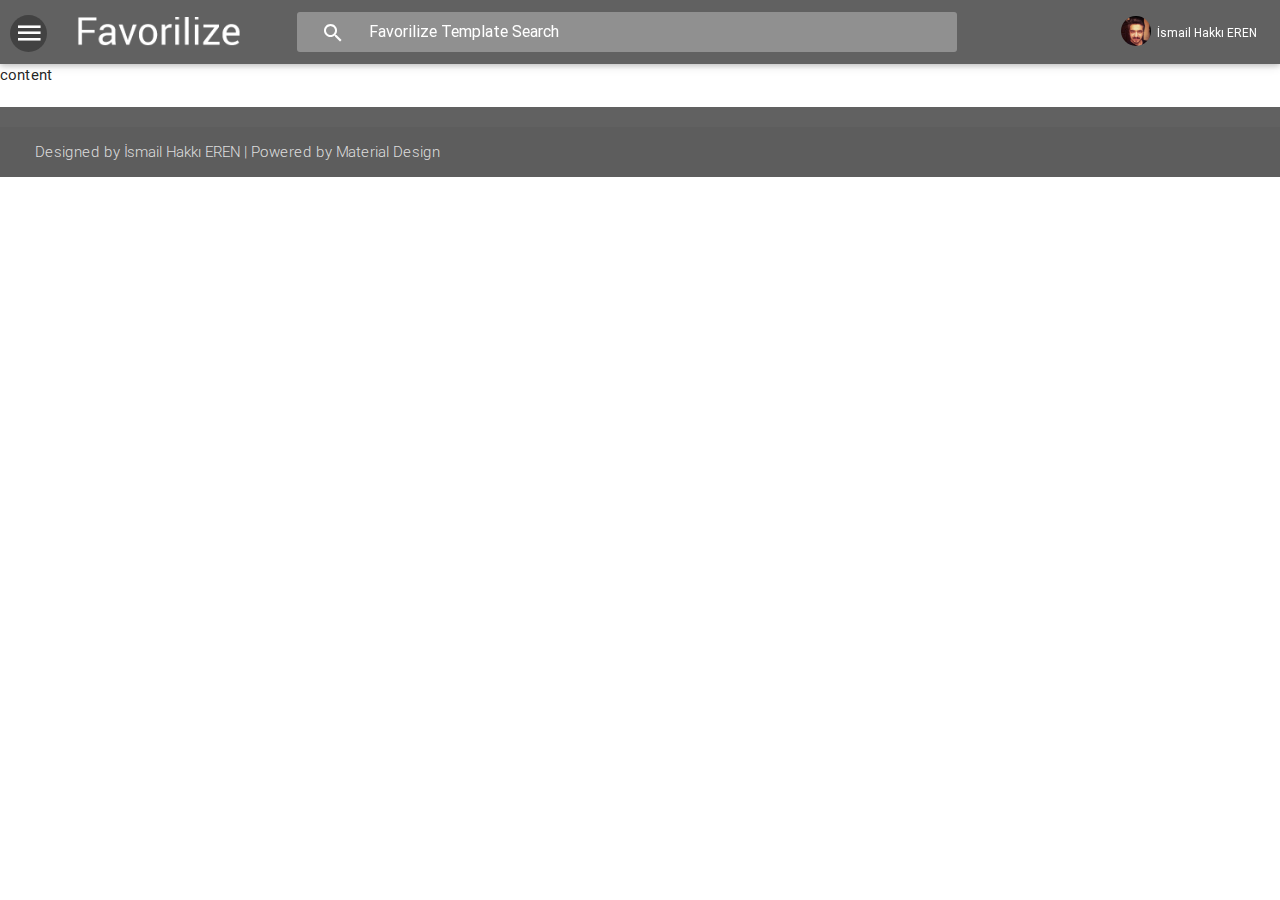
<file: index.html>
<!DOCTYPE html>
<html lang="en">
<head>
    <meta http-equiv="Content-Type" content="text/html; charset=UTF-8">
    <meta name="viewport" content="width=device-width, initial-scale=1, maximum-scale=1.0, user-scalable=no">
    <meta http-equiv="X-UA-Compatible" content="IE=edge">
    <meta name="msapplication-tap-highlight" content="no">
    <meta name="description" content="Favorilize is free material design admin template that personal and commercial use. It is inspired by powerful-lightweight fully responsive retina display on compatible admin template based on Material Design">
    <meta name="keywords" content="Favorilize, admin template, dashboard template, flat admin template, responsive admin template,">
    <title>Favorilize- Favorilize Design Admin Template</title>
    <link href="css/materialize.css" type="text/css" rel="stylesheet" media="screen,projection">
    <link href="css/style.css" type="text/css" rel="stylesheet" media="screen,projection">  
</head>

<body>
    <header id="header" class="page-topbar">
        <div class="navbar-fixed">
            <nav class="grey darken-2">
                <div class="nav-wrapper">                    
                    <ul class="left">                                            
                     <li class="no-hover"><a href="#" data-activates="slide-out" class="menu-sidebar-collapse btn-floating btn-flat btn-medium waves-effect waves-light grey darken-3"><i class="mdi-navigation-menu" ></i></a></li>
                     <li>
						<h1 class="logo-wrapper"><a href="index.html" alt="Favorilize Design Admin Template" class="brand-logo darken-1"><img src="images/Favorilize-logo.png" alt="Favorilizelogo"></a> <span class="logo-text">Favorilize-logo</span></h1>
					</li>
                    </ul>
                    <div class="header-search-wrapper hide-on-med-and-down">
                        <i class="mdi-action-search"></i>
                        <input type="text" name="Search" class="header-search-input z-depth-2" placeholder="Favorilize Template Search"/>
                    </div>
					<ul class="right hide-on-med-and-down profil">
						<li>
							<a class="dropdown-button-profil" href="#!" data-activates="dropdown1">
								<img src="images/avatar.jpg" alt="" class="circle responsive-img valign profile-image" alt="İsmail Hakkı EREN">
								<span>İsmail Hakkı EREN</a>
							</a>
							<ul id="dropdown1" class="dropdown-content profil-detay">
								<li><a href="#!"><i class="mdi-action-account-circle"></i><span>My Profile</span></a></li>
								<li><a href="#!"><i class="mdi-action-list"></i><span>My Tasks</span></a></li>
								<li><a href="#!"><i class="mdi-action-highlight-remove"></i><span>Log Out</span></a></li>
							</ul>
						</li>
					</ul>
                </div>
            </nav>
        </div>
    </header>
    <div id="main">
        <div class="wrapper">
            <aside  class="left-sidebar">
                <ul id="slide-out" class="side-nav leftside-navigation">
                    <li class=" red darken-1">
                        <div class="row">
                           <span class="menu-title white-text">Favorilize Admin Template</span>
						   <div class="divider"></div>
                        </div>
                    </li>
                    <li class="no-padding">
                        <ul class="collapsible collapsible-accordion">
                            <li class="bold"><a class="collapsible-header waves-effect waves-light-blue"><i class="mdi-content-add-box"></i> CSS</a>
                                <div class="collapsible-body">
                                    <ul>
										<li><a href="color.html" title="Favorilize Color">Color</a></li>
                                        <li><a href="typography.html" title="Favorilize Typography">Typography</a></li>                                     
                                        <li><a href="icons.html" title="Favorilize Icons">Icons</a></li>
										<li><a href="shadow.html" title="Favorilize Shadow">Shadow</a></li>
                                        <li><a href="media.html" title="Favorilize Media">Media</a></li>
										<li><a href="helpers.html" title="Favorilize Helpers">Helpers</a></li>
                                    </ul>
                                </div>
                            </li>
                           <!-- <li class="bold"><a class="collapsible-header  waves-effect waves-light-blue"><i class="mdi-image-palette"></i> UI Elements</a>
                                <div class="collapsible-body">
                                    <ul>
                                        <li><a href="#">Buttons</a>
                                        </li>
                                        <li><a href="#">Badges</a>
                                        </li>
                                        <li><a href="#">Cards</a>
                                        </li>
                                        <li><a href="#">Collections</a>
                                        </li>
                                        <li><a href="#">Accordian</a>
                                        </li>
                                        <li><a href="#">Tabs</a>
                                        </li>
                                        <li><a href="#">Navbar</a>
                                        </li>
                                        <li><a href="#">Pagination</a>
                                        </li>
                                        <li><a href="#">Preloader</a>
                                        </li>
                                        <li><a href="#">Modals</a>
                                        </li>
                                        <li><a href="#">Media</a>
                                        </li>
                                        <li><a href="#">Toasts</a>
                                        </li>
                                        <li><a href="#">Tooltip</a>
                                        </li>
                                        <li><a href="#">Waves</a>
                                        </li>
                                    </ul>
                                </div>
                            </li>-->
                            <li class="bold"><a class="collapsible-header  waves-effect waves-light-blue" title="Favorilize Tables"><i class="mdi-action-credit-card"></i> Tables</a>
                                <div class="collapsible-body">
                                    <ul>
                                        <li><a href="table-basic.html" title="Favorilize Basic Table">Basic Table</a></li>
                                        <li><a href="table-dataTable.html" title="Favorilize Data Table">Data Table</a></li>
                                    </ul>
                                </div>
                            </li>
                           <!-- <li class="bold"><a class="collapsible-header  waves-effect waves-light-blue"><i class="mdi-editor-insert-comment"></i> Forms</a>
                                <div class="collapsible-body">
                                    <ul>
                                        <li><a href="#">Form Elements</a>
                                        </li>
                                        <li><a href="#">Form Layouts</a>
                                        </li>
                                    </ul>
                                </div>
                            </li>
                            <li class="bold"><a class="collapsible-header  waves-effect waves-light-blue"><i class="mdi-social-pages"></i> Pages</a>
                                <div class="collapsible-body">
                                    <ul>                                        
                                        <li><a href="#">Contact Page</a>
                                        </li>
                                        <li><a href="#">ToDos</a>
                                        </li>
                                        <li><a href="#">Blog Type 1</a>
                                        </li>
                                        <li><a href="#">Blog Type 2</a>
                                        </li>
                                        <li><a href="#">404</a>
                                        </li>
                                        <li><a href="#">500</a>
                                        </li>
                                        <li><a href="#">Blank</a>
                                        </li>
                                    </ul>
                                </div>
                            </li>  --> 
                        </ul>
                    </li>
                    <li>
						<a href="grid.html" title="Favorilize Grid System">
							<i class="mdi-image-grid-on"></i> Grid
						</a>
                    </li>
                   <!-- 
                    <li>
						<a href="#"><i class="mdi-communication-live-help"></i> Helpers</a>
                    </li>           
                    <li class="li-hover">
                        <div class="row">
                            <div class="col s12 m12 l12">
                                <div class="sample-chart-wrapper">                            
                                    <div class="ct-chart ct-golden-section" id="ct2-chart"></div>
                                </div>
                            </div>
                        </div>
                    </li>-->
                </ul>
            </aside>
            <section id="content">
				
				content
			</section>
			<footer class="page-footer grey darken-2 ">
				<div class="footer-copyright">
					<div class="container">Designed by İsmail Hakkı EREN | Powered by Material Design</div>
				</div>
			</footer>
		</div>
	</div>
    <script type="text/javascript" src="js/jquery-2.1.4.min.js"></script>    
    <script type="text/javascript" src="js/materialize.js"></script>
	<script type="text/javascript" src="js/dataTables.min.js"></script>
    <script type="text/javascript" src="js/init.js"></script>
</body>
</html>
</file>
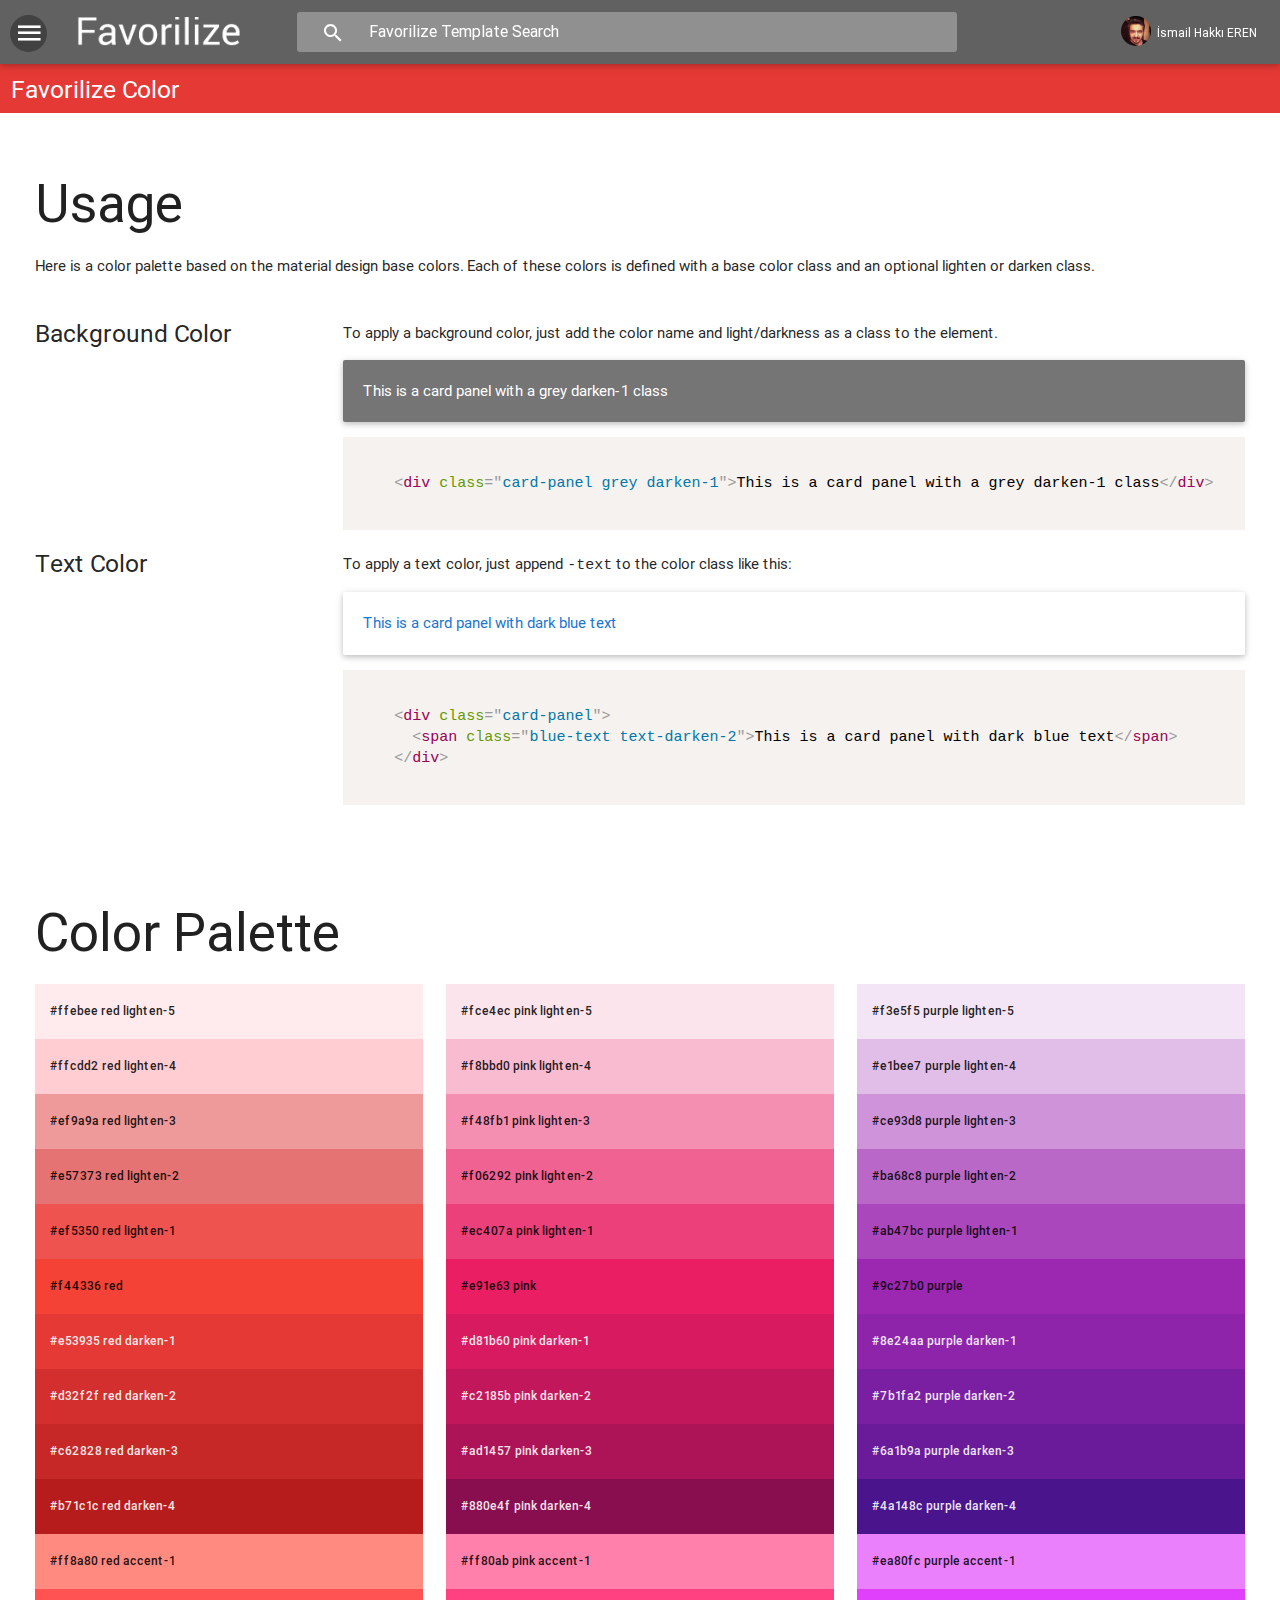
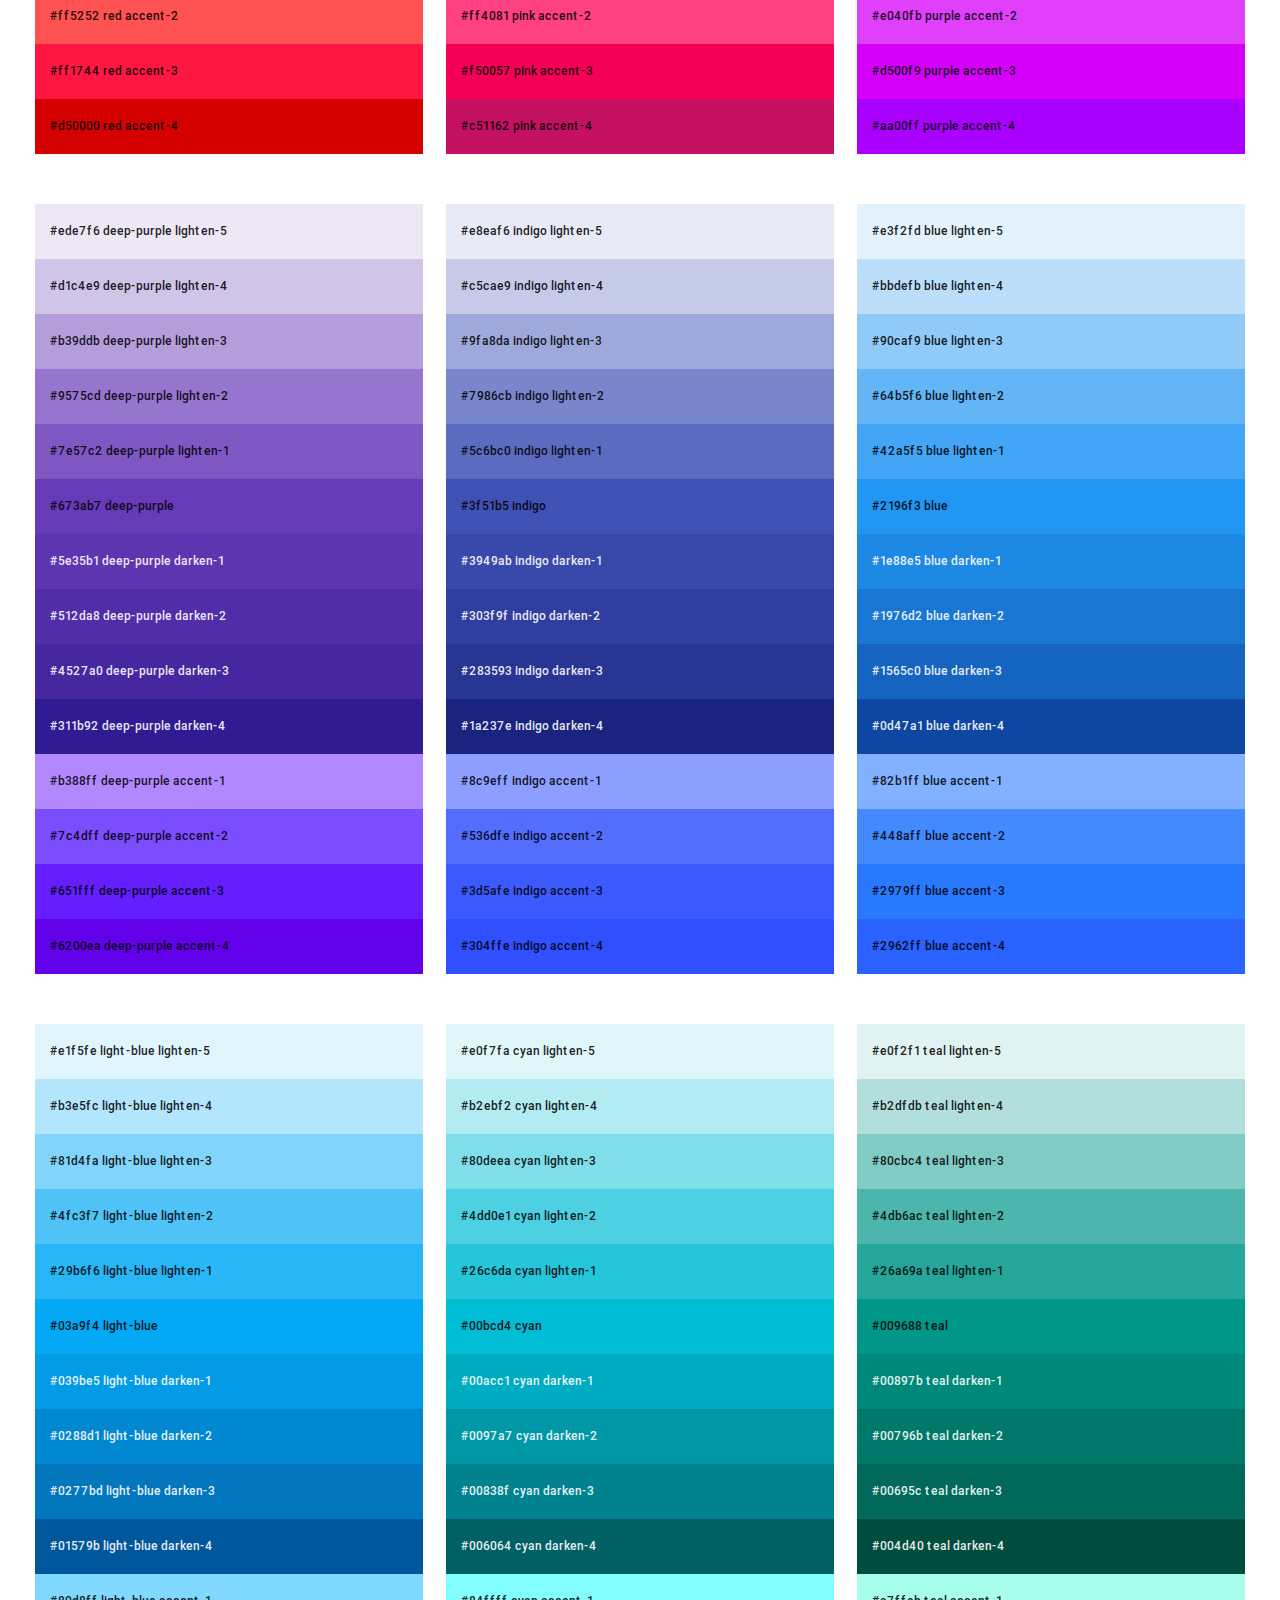
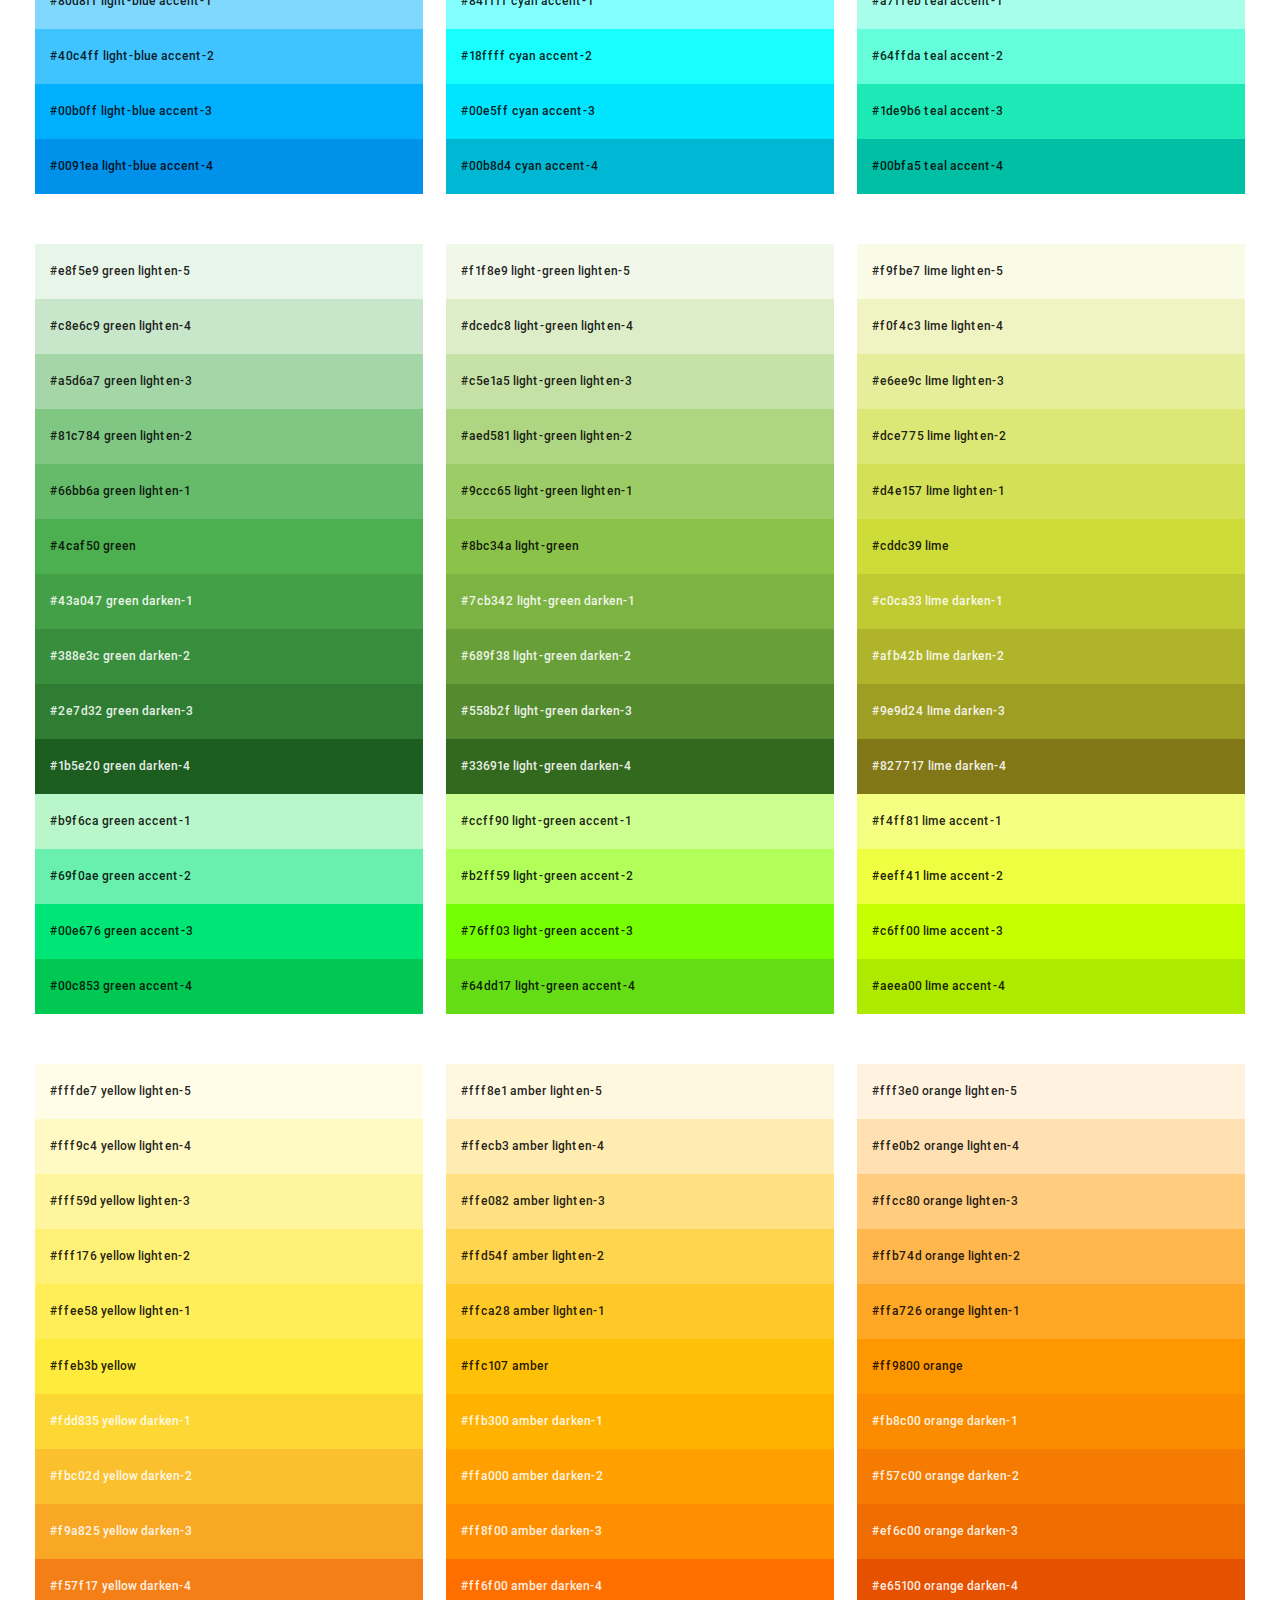
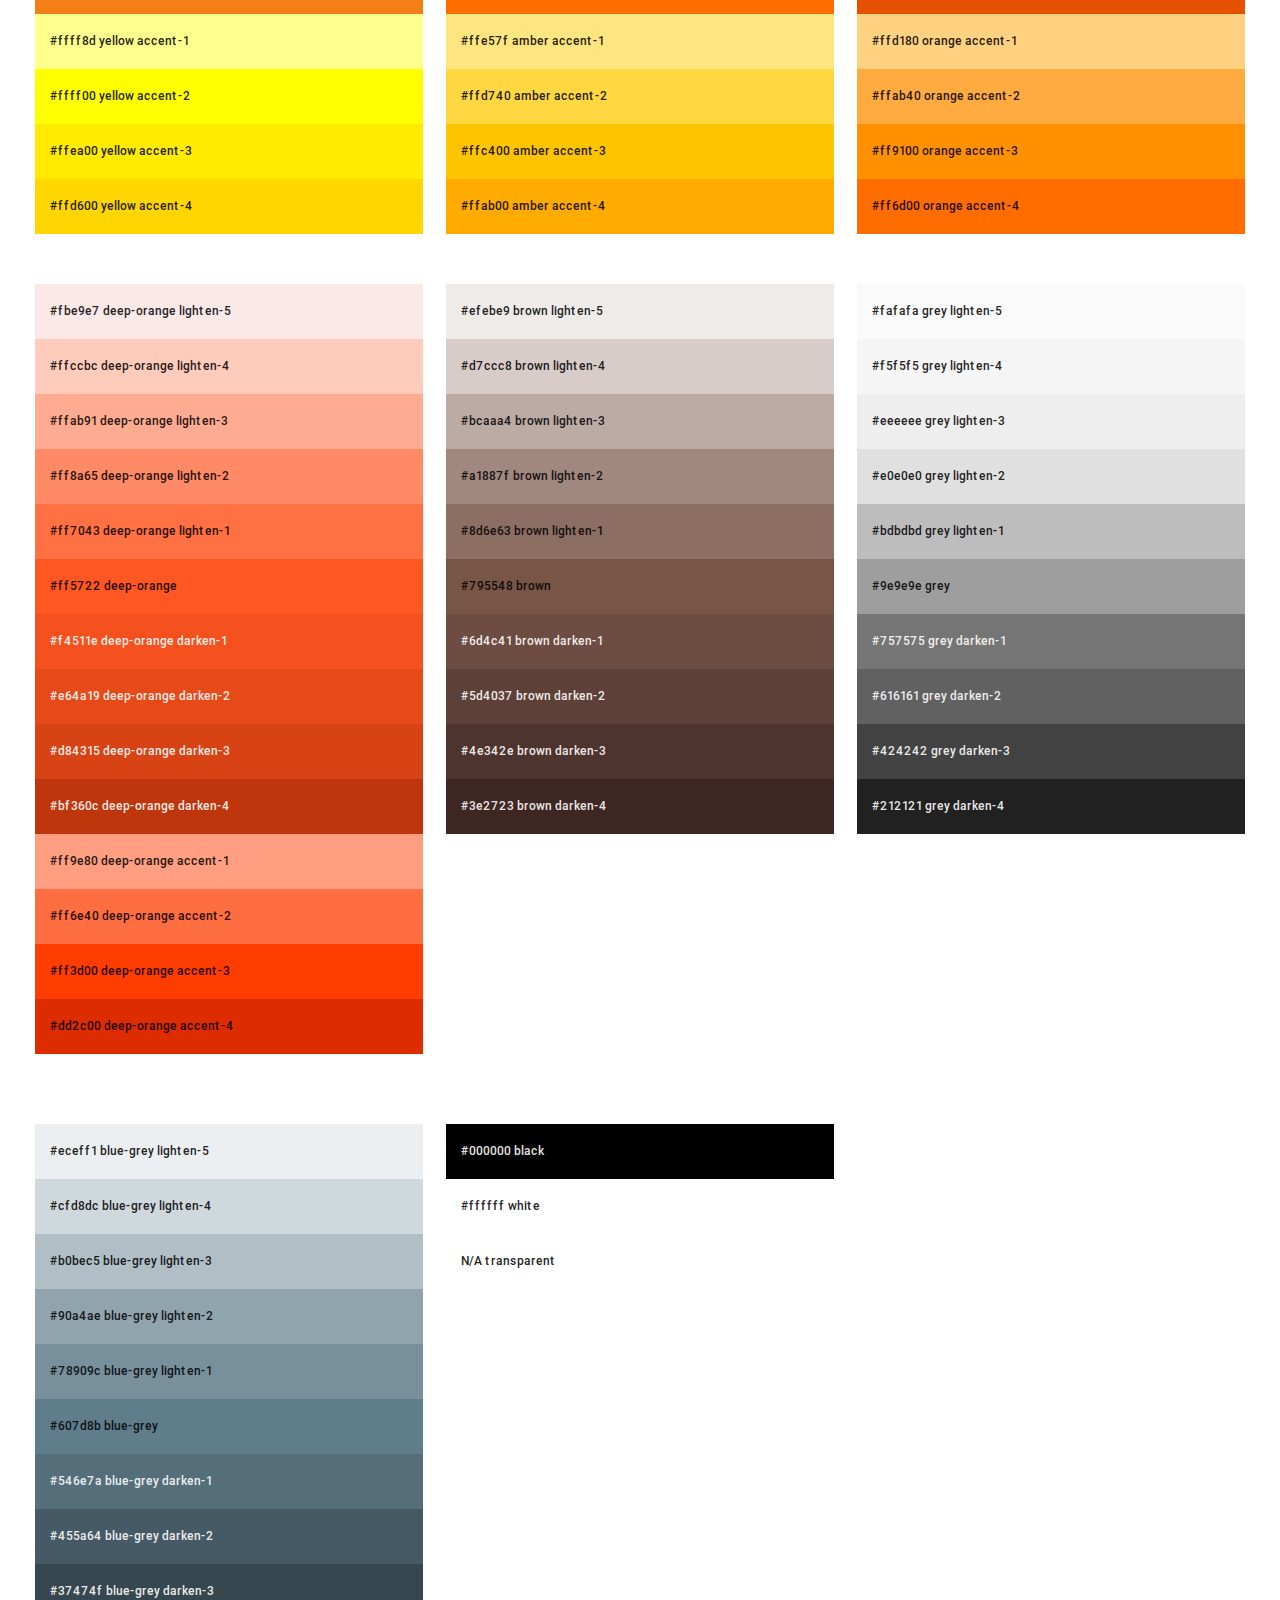
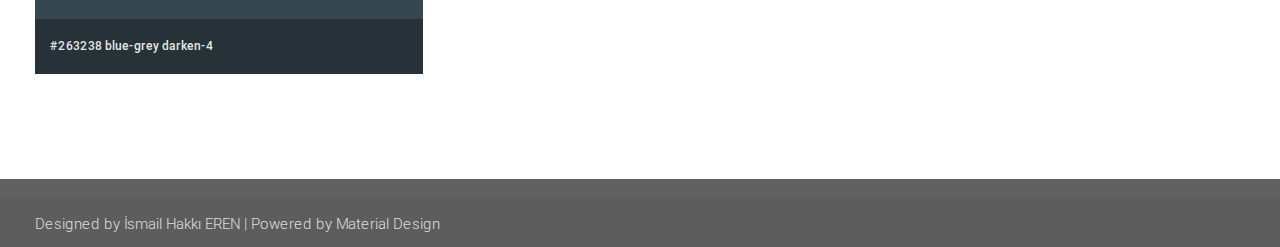
<file: color.html>
<!DOCTYPE html>
<html lang="en">
<head>
    <meta http-equiv="Content-Type" content="text/html; charset=UTF-8">
    <meta name="viewport" content="width=device-width, initial-scale=1, maximum-scale=1.0, user-scalable=no">
    <meta http-equiv="X-UA-Compatible" content="IE=edge">
    <meta name="msapplication-tap-highlight" content="no">
    <meta name="description" content="Favorilize is free material design admin template that personal and commercial use. It is inspired by powerful-lightweight fully responsive retina display on compatible admin template based on Material Design">
    <meta name="keywords" content="Favorilize, admin template, dashboard template, flat admin template, responsive admin template,">
    <title>Favorilize- Favorilize Design Admin Template</title>
	<link href="css/prism.css" type="text/css" rel="stylesheet" media="screen,projection">
	<link href="css/materialize.css" type="text/css" rel="stylesheet" media="screen,projection">
    <link href="css/style.css" type="text/css" rel="stylesheet" media="screen,projection">  
</head>

<body>
    <header id="header" class="page-topbar">
        <div class="navbar-fixed">
            <nav class="grey darken-2">
                <div class="nav-wrapper">                    
                    <ul class="left">                                            
                     <li class="no-hover"><a href="#" data-activates="slide-out" class="menu-sidebar-collapse btn-floating btn-flat btn-medium waves-effect waves-light grey darken-3"><i class="mdi-navigation-menu" ></i></a></li>
                     <li>
						<h1 class="logo-wrapper"><a href="index.html" alt="Favorilize Design Admin Template" class="brand-logo darken-1"><img src="images/Favorilize-logo.png" alt="Favorilizelogo"></a> <span class="logo-text">Favorilize-logo</span></h1>
					</li>
                    </ul>
                    <div class="header-search-wrapper hide-on-med-and-down">
                        <i class="mdi-action-search"></i>
                        <input type="text" name="Search" class="header-search-input z-depth-2" placeholder="Favorilize Template Search"/>
                    </div>
					<ul class="right hide-on-med-and-down profil">
						<li>
							<a class="dropdown-button-profil" href="#!" data-activates="dropdown1">
								<img src="images/avatar.jpg" alt="" class="circle responsive-img valign profile-image" alt="İsmail Hakkı EREN">
								<span>İsmail Hakkı EREN</a>
							</a>
							<ul id="dropdown1" class="dropdown-content profil-detay">
								<li><a href="#!"><i class="mdi-action-account-circle"></i><span>My Profile</span></a></li>
								<li><a href="#!"><i class="mdi-action-list"></i><span>My Tasks</span></a></li>
								<li><a href="#!"><i class="mdi-action-highlight-remove"></i><span>Log Out</span></a></li>
							</ul>
						</li>
					</ul>
                </div>
            </nav>
        </div>
    </header>
    <div id="main">
        <div class="wrapper">
            <aside  class="left-sidebar">
                <ul id="slide-out" class="side-nav leftside-navigation">
                    <li class=" red darken-1">
                        <div class="row">
                           <span class="menu-title white-text">Favorilize Admin Template</span>
						   <div class="divider"></div>
                        </div>
                    </li>
                    <li class="no-padding">
                        <ul class="collapsible collapsible-accordion">
                            <li class="bold"><a class="collapsible-header waves-effect waves-light-blue"><i class="mdi-content-add-box"></i> CSS</a>
                                <div class="collapsible-body">
                                    <ul>
										<li><a href="color.html" title="Favorilize Color">Color</a></li>
                                        <li><a href="typography.html" title="Favorilize Typography">Typography</a></li>                                     
                                        <li><a href="icons.html" title="Favorilize Icons">Icons</a></li>
										<li><a href="shadow.html" title="Favorilize Shadow">Shadow</a></li>
                                        <li><a href="media.html" title="Favorilize Media">Media</a></li>
										<li><a href="helpers.html" title="Favorilize Helpers">Helpers</a></li>
                                    </ul>
                                </div>
                            </li>
                           <!-- <li class="bold"><a class="collapsible-header  waves-effect waves-light-blue"><i class="mdi-image-palette"></i> UI Elements</a>
                                <div class="collapsible-body">
                                    <ul>
                                        <li><a href="#">Buttons</a>
                                        </li>
                                        <li><a href="#">Badges</a>
                                        </li>
                                        <li><a href="#">Cards</a>
                                        </li>
                                        <li><a href="#">Collections</a>
                                        </li>
                                        <li><a href="#">Accordian</a>
                                        </li>
                                        <li><a href="#">Tabs</a>
                                        </li>
                                        <li><a href="#">Navbar</a>
                                        </li>
                                        <li><a href="#">Pagination</a>
                                        </li>
                                        <li><a href="#">Preloader</a>
                                        </li>
                                        <li><a href="#">Modals</a>
                                        </li>
                                        <li><a href="#">Media</a>
                                        </li>
                                        <li><a href="#">Toasts</a>
                                        </li>
                                        <li><a href="#">Tooltip</a>
                                        </li>
                                        <li><a href="#">Waves</a>
                                        </li>
                                    </ul>
                                </div>
                            </li>-->
                            <li class="bold"><a class="collapsible-header  waves-effect waves-light-blue" title="Favorilize Tables"><i class="mdi-action-credit-card"></i> Tables</a>
                                <div class="collapsible-body">
                                    <ul>
                                        <li><a href="table-basic.html" title="Favorilize Basic Table">Basic Table</a></li>
                                        <li><a href="table-dataTable.html" title="Favorilize Data Table">Data Table</a></li>
                                    </ul>
                                </div>
                            </li>
                           <!-- <li class="bold"><a class="collapsible-header  waves-effect waves-light-blue"><i class="mdi-editor-insert-comment"></i> Forms</a>
                                <div class="collapsible-body">
                                    <ul>
                                        <li><a href="#">Form Elements</a>
                                        </li>
                                        <li><a href="#">Form Layouts</a>
                                        </li>
                                    </ul>
                                </div>
                            </li>
                            <li class="bold"><a class="collapsible-header  waves-effect waves-light-blue"><i class="mdi-social-pages"></i> Pages</a>
                                <div class="collapsible-body">
                                    <ul>                                        
                                        <li><a href="#">Contact Page</a>
                                        </li>
                                        <li><a href="#">ToDos</a>
                                        </li>
                                        <li><a href="#">Blog Type 1</a>
                                        </li>
                                        <li><a href="#">Blog Type 2</a>
                                        </li>
                                        <li><a href="#">404</a>
                                        </li>
                                        <li><a href="#">500</a>
                                        </li>
                                        <li><a href="#">Blank</a>
                                        </li>
                                    </ul>
                                </div>
                            </li>  --> 
                        </ul>
                    </li>
                    <li>
						<a href="grid.html" title="Favorilize Grid System">
							<i class="mdi-image-grid-on"></i> Grid
						</a>
                    </li>
                   <!-- 
                    <li>
						<a href="#"><i class="mdi-communication-live-help"></i> Helpers</a>
                    </li>           
                    <li class="li-hover">
                        <div class="row">
                            <div class="col s12 m12 l12">
                                <div class="sample-chart-wrapper">                            
                                    <div class="ct-chart ct-golden-section" id="ct2-chart"></div>
                                </div>
                            </div>
                        </div>
                    </li>-->
                </ul>
            </aside>
            <section id="content">
				<div class="breadcrumbs red darken-1">
					<div class="row">
						<div class="col s12 m12 l12">
							<h5>Favorilize Color</h5>
						</div>
					</div>
				</div>
				<div class="container">
					<div class="col s12 m12 l12">
						<div id="color-usage" class="section scrollspy">
							<h2 class="header">Usage</h2>
							<p class="caption">Here is a color palette based on the material design base colors. Each of these colors is defined with a base color class and an optional lighten or darken class.</p>
							<div class="row section">
								<h5 class="col s12 m3">Background Color</h5>
								<div class="col s12 m9">
									<p>To apply a background color, just add the color name and light/darkness as a class to the element.</p>
									<div class="card-panel grey darken-1" style="color:#ffffff;">This is a card panel with a grey darken-1 class</div>
									<pre class=" language-markup"><code class=" language-markup">
    <span class="token tag"><span class="token tag"><span class="token punctuation">&lt;</span>div</span> <span class="token attr-name">class</span><span class="token attr-value"><span class="token punctuation">=</span><span class="token punctuation">"</span>card-panel grey darken-1<span class="token punctuation">"</span></span><span class="token punctuation">&gt;</span></span>This is a card panel with a grey darken-1 class<span class="token tag"><span class="token tag"><span class="token punctuation">&lt;/</span>div</span><span class="token punctuation">&gt;</span></span>
            </code></pre>
								</div><br/>
								<h5 class="col s12 m3">Text Color</h5>
								<div class="col s12 m9">
									<p>To apply a text color, just append <code class="languague-markup">-text</code> to the color class like this:</p>
									<div class="card-panel"><span class="blue-text text-darken-2">This is a card panel with dark blue text</span></div>
									<pre class=" language-markup"><code class=" language-markup">
    <span class="token tag"><span class="token tag"><span class="token punctuation">&lt;</span>div</span> <span class="token attr-name">class</span><span class="token attr-value"><span class="token punctuation">=</span><span class="token punctuation">"</span>card-panel<span class="token punctuation">"</span></span><span class="token punctuation">&gt;</span></span>
      <span class="token tag"><span class="token tag"><span class="token punctuation">&lt;</span>span</span> <span class="token attr-name">class</span><span class="token attr-value"><span class="token punctuation">=</span><span class="token punctuation">"</span>blue-text text-darken-2<span class="token punctuation">"</span></span><span class="token punctuation">&gt;</span></span>This is a card panel with dark blue text<span class="token tag"><span class="token tag"><span class="token punctuation">&lt;/</span>span</span><span class="token punctuation">&gt;</span></span>
    <span class="token tag"><span class="token tag"><span class="token punctuation">&lt;/</span>div</span><span class="token punctuation">&gt;</span></span>
            </code></pre>
								</div>
							</div>
						</div>
						<div id="palette" class="section scrollspy">
							<h2 class="header">Color Palette</h2>
							<div class="row dynamic-color">
								<div class="col s12 m6 l4 margin10">
									<div class="red lighten-5">#ffebee red lighten-5</div>
									<div class="red lighten-4">#ffcdd2 red lighten-4</div>
									<div class="red lighten-3">#ef9a9a red lighten-3</div>
									<div class="red lighten-2">#e57373 red lighten-2</div>
									<div class="red lighten-1">#ef5350 red lighten-1</div>
									<div class="red">#f44336 red</div>
									<div class="red darken-1" style="color: rgba(255, 255, 255, 0.901961);">#e53935 red darken-1</div>
									<div class="red darken-2" style="color: rgba(255, 255, 255, 0.901961);">#d32f2f red darken-2</div>
									<div class="red darken-3" style="color: rgba(255, 255, 255, 0.901961);">#c62828 red darken-3</div>
									<div class="red darken-4" style="color: rgba(255, 255, 255, 0.901961);">#b71c1c red darken-4</div>
									<div class="red accent-1">#ff8a80 red accent-1</div>
									<div class="red accent-2">#ff5252 red accent-2</div>
									<div class="red accent-3">#ff1744 red accent-3</div>
									<div class="red accent-4">#d50000 red accent-4</div>
								</div>
								<div class="col s12 m6 l4 margin10">
									<div class="pink lighten-5">#fce4ec pink lighten-5</div>
									<div class="pink lighten-4">#f8bbd0 pink lighten-4</div>
									<div class="pink lighten-3">#f48fb1 pink lighten-3</div>
									<div class="pink lighten-2">#f06292 pink lighten-2</div>
									<div class="pink lighten-1">#ec407a pink lighten-1</div>
									<div class="pink">#e91e63 pink</div>
									<div class="pink darken-1" style="color: rgba(255, 255, 255, 0.901961);">#d81b60 pink darken-1</div>
									<div class="pink darken-2" style="color: rgba(255, 255, 255, 0.901961);">#c2185b pink darken-2</div>
									<div class="pink darken-3" style="color: rgba(255, 255, 255, 0.901961);">#ad1457 pink darken-3</div>
									<div class="pink darken-4" style="color: rgba(255, 255, 255, 0.901961);">#880e4f pink darken-4</div>
									<div class="pink accent-1">#ff80ab pink accent-1</div>
									<div class="pink accent-2">#ff4081 pink accent-2</div>
									<div class="pink accent-3">#f50057 pink accent-3</div>
									<div class="pink accent-4">#c51162 pink accent-4</div>
								</div>
								<div class="col s12 m6 l4 margin10">
									<div class="purple lighten-5">#f3e5f5 purple lighten-5</div>
									<div class="purple lighten-4">#e1bee7 purple lighten-4</div>
									<div class="purple lighten-3">#ce93d8 purple lighten-3</div>
									<div class="purple lighten-2">#ba68c8 purple lighten-2</div>
									<div class="purple lighten-1">#ab47bc purple lighten-1</div>
									<div class="purple">#9c27b0 purple</div>
									<div class="purple darken-1" style="color: rgba(255, 255, 255, 0.901961);">#8e24aa purple darken-1</div>
									<div class="purple darken-2" style="color: rgba(255, 255, 255, 0.901961);">#7b1fa2 purple darken-2</div>
									<div class="purple darken-3" style="color: rgba(255, 255, 255, 0.901961);">#6a1b9a purple darken-3</div>
									<div class="purple darken-4" style="color: rgba(255, 255, 255, 0.901961);">#4a148c purple darken-4</div>
									<div class="purple accent-1">#ea80fc purple accent-1</div>
									<div class="purple accent-2">#e040fb purple accent-2</div>
									<div class="purple accent-3">#d500f9 purple accent-3</div>
									<div class="purple accent-4">#aa00ff purple accent-4</div>
								</div>
								<div class="col s12 m6 l4 margin10">
									<div class="deep-purple lighten-5">#ede7f6 deep-purple lighten-5</div>
									<div class="deep-purple lighten-4">#d1c4e9 deep-purple lighten-4</div>
									<div class="deep-purple lighten-3">#b39ddb deep-purple lighten-3</div>
									<div class="deep-purple lighten-2">#9575cd deep-purple lighten-2</div>
									<div class="deep-purple lighten-1">#7e57c2 deep-purple lighten-1</div>
									<div class="deep-purple">#673ab7 deep-purple</div>
									<div class="deep-purple darken-1" style="color: rgba(255, 255, 255, 0.901961);">#5e35b1 deep-purple darken-1</div>
									<div class="deep-purple darken-2" style="color: rgba(255, 255, 255, 0.901961);">#512da8 deep-purple darken-2</div>
									<div class="deep-purple darken-3" style="color: rgba(255, 255, 255, 0.901961);">#4527a0 deep-purple darken-3</div>
									<div class="deep-purple darken-4" style="color: rgba(255, 255, 255, 0.901961);">#311b92 deep-purple darken-4</div>
									<div class="deep-purple accent-1">#b388ff deep-purple accent-1</div>
									<div class="deep-purple accent-2">#7c4dff deep-purple accent-2</div>
									<div class="deep-purple accent-3">#651fff deep-purple accent-3</div>
									<div class="deep-purple accent-4">#6200ea deep-purple accent-4</div>
								</div>
								<div class="col s12 m6 l4 margin10">
									<div class="indigo lighten-5">#e8eaf6 indigo lighten-5</div>
									<div class="indigo lighten-4">#c5cae9 indigo lighten-4</div>
									<div class="indigo lighten-3">#9fa8da indigo lighten-3</div>
									<div class="indigo lighten-2">#7986cb indigo lighten-2</div>
									<div class="indigo lighten-1">#5c6bc0 indigo lighten-1</div>
									<div class="indigo">#3f51b5 indigo</div>
									<div class="indigo darken-1" style="color: rgba(255, 255, 255, 0.901961);">#3949ab indigo darken-1</div>
									<div class="indigo darken-2" style="color: rgba(255, 255, 255, 0.901961);">#303f9f indigo darken-2</div>
									<div class="indigo darken-3" style="color: rgba(255, 255, 255, 0.901961);">#283593 indigo darken-3</div>
									<div class="indigo darken-4" style="color: rgba(255, 255, 255, 0.901961);">#1a237e indigo darken-4</div>
									<div class="indigo accent-1">#8c9eff indigo accent-1</div>
									<div class="indigo accent-2">#536dfe indigo accent-2</div>
									<div class="indigo accent-3">#3d5afe indigo accent-3</div>
									<div class="indigo accent-4">#304ffe indigo accent-4</div>
								</div>
								<div class="col s12 m6 l4 margin10">
									<div class="blue lighten-5">#e3f2fd blue lighten-5</div>
									<div class="blue lighten-4">#bbdefb blue lighten-4</div>
									<div class="blue lighten-3">#90caf9 blue lighten-3</div>
									<div class="blue lighten-2">#64b5f6 blue lighten-2</div>
									<div class="blue lighten-1">#42a5f5 blue lighten-1</div>
									<div class="blue">#2196f3 blue</div>
									<div class="blue darken-1" style="color: rgba(255, 255, 255, 0.901961);">#1e88e5 blue darken-1</div>
									<div class="blue darken-2" style="color: rgba(255, 255, 255, 0.901961);">#1976d2 blue darken-2</div>
									<div class="blue darken-3" style="color: rgba(255, 255, 255, 0.901961);">#1565c0 blue darken-3</div>
									<div class="blue darken-4" style="color: rgba(255, 255, 255, 0.901961);">#0d47a1 blue darken-4</div>
									<div class="blue accent-1">#82b1ff blue accent-1</div>
									<div class="blue accent-2">#448aff blue accent-2</div>
									<div class="blue accent-3">#2979ff blue accent-3</div>
									<div class="blue accent-4">#2962ff blue accent-4</div>
								</div>
								<div class="col s12 m6 l4 margin10">
									<div class="light-blue lighten-5">#e1f5fe light-blue lighten-5</div>
									<div class="light-blue lighten-4">#b3e5fc light-blue lighten-4</div>
									<div class="light-blue lighten-3">#81d4fa light-blue lighten-3</div>
									<div class="light-blue lighten-2">#4fc3f7 light-blue lighten-2</div>
									<div class="light-blue lighten-1">#29b6f6 light-blue lighten-1</div>
									<div class="light-blue">#03a9f4 light-blue</div>
									<div class="light-blue darken-1" style="color: rgba(255, 255, 255, 0.901961);">#039be5 light-blue darken-1</div>
									<div class="light-blue darken-2" style="color: rgba(255, 255, 255, 0.901961);">#0288d1 light-blue darken-2</div>
									<div class="light-blue darken-3" style="color: rgba(255, 255, 255, 0.901961);">#0277bd light-blue darken-3</div>
									<div class="light-blue darken-4" style="color: rgba(255, 255, 255, 0.901961);">#01579b light-blue darken-4</div>
									<div class="light-blue accent-1">#80d8ff light-blue accent-1</div>
									<div class="light-blue accent-2">#40c4ff light-blue accent-2</div>
									<div class="light-blue accent-3">#00b0ff light-blue accent-3</div>
									<div class="light-blue accent-4">#0091ea light-blue accent-4</div>
								</div>
								<div class="col s12 m6 l4 margin10">
									<div class="cyan lighten-5">#e0f7fa cyan lighten-5</div>
									<div class="cyan lighten-4">#b2ebf2 cyan lighten-4</div>
									<div class="cyan lighten-3">#80deea cyan lighten-3</div>
									<div class="cyan lighten-2">#4dd0e1 cyan lighten-2</div>
									<div class="cyan lighten-1">#26c6da cyan lighten-1</div>
									<div class="cyan">#00bcd4 cyan</div>
									<div class="cyan darken-1" style="color: rgba(255, 255, 255, 0.901961);">#00acc1 cyan darken-1</div>
									<div class="cyan darken-2" style="color: rgba(255, 255, 255, 0.901961);">#0097a7 cyan darken-2</div>
									<div class="cyan darken-3" style="color: rgba(255, 255, 255, 0.901961);">#00838f cyan darken-3</div>
									<div class="cyan darken-4" style="color: rgba(255, 255, 255, 0.901961);">#006064 cyan darken-4</div>
									<div class="cyan accent-1">#84ffff cyan accent-1</div>
									<div class="cyan accent-2">#18ffff cyan accent-2</div>
									<div class="cyan accent-3">#00e5ff cyan accent-3</div>
									<div class="cyan accent-4">#00b8d4 cyan accent-4</div>
								</div>
								<div class="col s12 m6 l4 margin10">
									<div class="teal lighten-5">#e0f2f1 teal lighten-5</div>
									<div class="teal lighten-4">#b2dfdb teal lighten-4</div>
									<div class="teal lighten-3">#80cbc4 teal lighten-3</div>
									<div class="teal lighten-2">#4db6ac teal lighten-2</div>
									<div class="teal lighten-1">#26a69a teal lighten-1</div>
									<div class="teal">#009688 teal</div>
									<div class="teal darken-1" style="color: rgba(255, 255, 255, 0.901961);">#00897b teal darken-1</div>
									<div class="teal darken-2" style="color: rgba(255, 255, 255, 0.901961);">#00796b teal darken-2</div>
									<div class="teal darken-3" style="color: rgba(255, 255, 255, 0.901961);">#00695c teal darken-3</div>
									<div class="teal darken-4" style="color: rgba(255, 255, 255, 0.901961);">#004d40 teal darken-4</div>
									<div class="teal accent-1">#a7ffeb teal accent-1</div>
									<div class="teal accent-2">#64ffda teal accent-2</div>
									<div class="teal accent-3">#1de9b6 teal accent-3</div>
									<div class="teal accent-4">#00bfa5 teal accent-4</div>
								</div>
								<div class="col s12 m6 l4 margin10">
									<div class="green lighten-5">#e8f5e9 green lighten-5</div>
									<div class="green lighten-4">#c8e6c9 green lighten-4</div>
									<div class="green lighten-3">#a5d6a7 green lighten-3</div>
									<div class="green lighten-2">#81c784 green lighten-2</div>
									<div class="green lighten-1">#66bb6a green lighten-1</div>
									<div class="green">#4caf50 green</div>
									<div class="green darken-1" style="color: rgba(255, 255, 255, 0.901961);">#43a047 green darken-1</div>
									<div class="green darken-2" style="color: rgba(255, 255, 255, 0.901961);">#388e3c green darken-2</div>
									<div class="green darken-3" style="color: rgba(255, 255, 255, 0.901961);">#2e7d32 green darken-3</div>
									<div class="green darken-4" style="color: rgba(255, 255, 255, 0.901961);">#1b5e20 green darken-4</div>
									<div class="green accent-1">#b9f6ca green accent-1</div>
									<div class="green accent-2">#69f0ae green accent-2</div>
									<div class="green accent-3">#00e676 green accent-3</div>
									<div class="green accent-4">#00c853 green accent-4</div>
								</div>
								<div class="col s12 m6 l4 margin10">
									<div class="light-green lighten-5">#f1f8e9 light-green lighten-5</div>
									<div class="light-green lighten-4">#dcedc8 light-green lighten-4</div>
									<div class="light-green lighten-3">#c5e1a5 light-green lighten-3</div>
									<div class="light-green lighten-2">#aed581 light-green lighten-2</div>
									<div class="light-green lighten-1">#9ccc65 light-green lighten-1</div>
									<div class="light-green">#8bc34a light-green</div>
									<div class="light-green darken-1" style="color: rgba(255, 255, 255, 0.901961);">#7cb342 light-green darken-1</div>
									<div class="light-green darken-2" style="color: rgba(255, 255, 255, 0.901961);">#689f38 light-green darken-2</div>
									<div class="light-green darken-3" style="color: rgba(255, 255, 255, 0.901961);">#558b2f light-green darken-3</div>
									<div class="light-green darken-4" style="color: rgba(255, 255, 255, 0.901961);">#33691e light-green darken-4</div>
									<div class="light-green accent-1">#ccff90 light-green accent-1</div>
									<div class="light-green accent-2">#b2ff59 light-green accent-2</div>
									<div class="light-green accent-3">#76ff03 light-green accent-3</div>
									<div class="light-green accent-4">#64dd17 light-green accent-4</div>
								</div>
								<div class="col s12 m6 l4 margin10">
									<div class="lime lighten-5">#f9fbe7 lime lighten-5</div>
									<div class="lime lighten-4">#f0f4c3 lime lighten-4</div>
									<div class="lime lighten-3">#e6ee9c lime lighten-3</div>
									<div class="lime lighten-2">#dce775 lime lighten-2</div>
									<div class="lime lighten-1">#d4e157 lime lighten-1</div>
									<div class="lime">#cddc39 lime</div>
									<div class="lime darken-1" style="color: rgba(255, 255, 255, 0.901961);">#c0ca33 lime darken-1</div>
									<div class="lime darken-2" style="color: rgba(255, 255, 255, 0.901961);">#afb42b lime darken-2</div>
									<div class="lime darken-3" style="color: rgba(255, 255, 255, 0.901961);">#9e9d24 lime darken-3</div>
									<div class="lime darken-4" style="color: rgba(255, 255, 255, 0.901961);">#827717 lime darken-4</div>
									<div class="lime accent-1">#f4ff81 lime accent-1</div>
									<div class="lime accent-2">#eeff41 lime accent-2</div>
									<div class="lime accent-3">#c6ff00 lime accent-3</div>
									<div class="lime accent-4">#aeea00 lime accent-4</div>
								</div>
								<div class="col s12 m6 l4 margin10">
									<div class="yellow lighten-5">#fffde7 yellow lighten-5</div>
									<div class="yellow lighten-4">#fff9c4 yellow lighten-4</div>
									<div class="yellow lighten-3">#fff59d yellow lighten-3</div>
									<div class="yellow lighten-2">#fff176 yellow lighten-2</div>
									<div class="yellow lighten-1">#ffee58 yellow lighten-1</div>
									<div class="yellow">#ffeb3b yellow</div>
									<div class="yellow darken-1" style="color: rgba(255, 255, 255, 0.901961);">#fdd835 yellow darken-1</div>
									<div class="yellow darken-2" style="color: rgba(255, 255, 255, 0.901961);">#fbc02d yellow darken-2</div>
									<div class="yellow darken-3" style="color: rgba(255, 255, 255, 0.901961);">#f9a825 yellow darken-3</div>
									<div class="yellow darken-4" style="color: rgba(255, 255, 255, 0.901961);">#f57f17 yellow darken-4</div>
									<div class="yellow accent-1">#ffff8d yellow accent-1</div>
									<div class="yellow accent-2">#ffff00 yellow accent-2</div>
									<div class="yellow accent-3">#ffea00 yellow accent-3</div>
									<div class="yellow accent-4">#ffd600 yellow accent-4</div>
								</div>
								<div class="col s12 m6 l4 margin10">
									<div class="amber lighten-5">#fff8e1 amber lighten-5</div>
									<div class="amber lighten-4">#ffecb3 amber lighten-4</div>
									<div class="amber lighten-3">#ffe082 amber lighten-3</div>
									<div class="amber lighten-2">#ffd54f amber lighten-2</div>
									<div class="amber lighten-1">#ffca28 amber lighten-1</div>
									<div class="amber">#ffc107 amber</div>
									<div class="amber darken-1" style="color: rgba(255, 255, 255, 0.901961);">#ffb300 amber darken-1</div>
									<div class="amber darken-2" style="color: rgba(255, 255, 255, 0.901961);">#ffa000 amber darken-2</div>
									<div class="amber darken-3" style="color: rgba(255, 255, 255, 0.901961);">#ff8f00 amber darken-3</div>
									<div class="amber darken-4" style="color: rgba(255, 255, 255, 0.901961);">#ff6f00 amber darken-4</div>
									<div class="amber accent-1">#ffe57f amber accent-1</div>
									<div class="amber accent-2">#ffd740 amber accent-2</div>
									<div class="amber accent-3">#ffc400 amber accent-3</div>
									<div class="amber accent-4">#ffab00 amber accent-4</div>
								</div>
								<div class="col s12 m6 l4 margin10">
									<div class="orange lighten-5">#fff3e0 orange lighten-5</div>
									<div class="orange lighten-4">#ffe0b2 orange lighten-4</div>
									<div class="orange lighten-3">#ffcc80 orange lighten-3</div>
									<div class="orange lighten-2">#ffb74d orange lighten-2</div>
									<div class="orange lighten-1">#ffa726 orange lighten-1</div>
									<div class="orange">#ff9800 orange</div>
									<div class="orange darken-1" style="color: rgba(255, 255, 255, 0.901961);">#fb8c00 orange darken-1</div>
									<div class="orange darken-2" style="color: rgba(255, 255, 255, 0.901961);">#f57c00 orange darken-2</div>
									<div class="orange darken-3" style="color: rgba(255, 255, 255, 0.901961);">#ef6c00 orange darken-3</div>
									<div class="orange darken-4" style="color: rgba(255, 255, 255, 0.901961);">#e65100 orange darken-4</div>
									<div class="orange accent-1">#ffd180 orange accent-1</div>
									<div class="orange accent-2">#ffab40 orange accent-2</div>
									<div class="orange accent-3">#ff9100 orange accent-3</div>
									<div class="orange accent-4">#ff6d00 orange accent-4</div>
								</div>
								<div class="col s12 m6 l4 margin10">
									<div class="deep-orange lighten-5">#fbe9e7 deep-orange lighten-5</div>
									<div class="deep-orange lighten-4">#ffccbc deep-orange lighten-4</div>
									<div class="deep-orange lighten-3">#ffab91 deep-orange lighten-3</div>
									<div class="deep-orange lighten-2">#ff8a65 deep-orange lighten-2</div>
									<div class="deep-orange lighten-1">#ff7043 deep-orange lighten-1</div>
									<div class="deep-orange">#ff5722 deep-orange</div>
									<div class="deep-orange darken-1" style="color: rgba(255, 255, 255, 0.901961);">#f4511e deep-orange darken-1</div>
									<div class="deep-orange darken-2" style="color: rgba(255, 255, 255, 0.901961);">#e64a19 deep-orange darken-2</div>
									<div class="deep-orange darken-3" style="color: rgba(255, 255, 255, 0.901961);">#d84315 deep-orange darken-3</div>
									<div class="deep-orange darken-4" style="color: rgba(255, 255, 255, 0.901961);">#bf360c deep-orange darken-4</div>
									<div class="deep-orange accent-1">#ff9e80 deep-orange accent-1</div>
									<div class="deep-orange accent-2">#ff6e40 deep-orange accent-2</div>
									<div class="deep-orange accent-3">#ff3d00 deep-orange accent-3</div>
									<div class="deep-orange accent-4">#dd2c00 deep-orange accent-4</div>
								</div>
								<div class="col s12 m6 l4 margin10">
									<div class="brown lighten-5">#efebe9 brown lighten-5</div>
									<div class="brown lighten-4">#d7ccc8 brown lighten-4</div>
									<div class="brown lighten-3">#bcaaa4 brown lighten-3</div>
									<div class="brown lighten-2">#a1887f brown lighten-2</div>
									<div class="brown lighten-1">#8d6e63 brown lighten-1</div>
									<div class="brown">#795548 brown</div>
									<div class="brown darken-1" style="color: rgba(255, 255, 255, 0.901961);">#6d4c41 brown darken-1</div>
									<div class="brown darken-2" style="color: rgba(255, 255, 255, 0.901961);">#5d4037 brown darken-2</div>
									<div class="brown darken-3" style="color: rgba(255, 255, 255, 0.901961);">#4e342e brown darken-3</div>
									<div class="brown darken-4" style="color: rgba(255, 255, 255, 0.901961);">#3e2723 brown darken-4</div>
								</div>
								<div class="col s12 m6 l4 margin10">
									<div class="grey lighten-5">#fafafa grey lighten-5</div>
									<div class="grey lighten-4">#f5f5f5 grey lighten-4</div>
									<div class="grey lighten-3">#eeeeee grey lighten-3</div>
									<div class="grey lighten-2">#e0e0e0 grey lighten-2</div>
									<div class="grey lighten-1">#bdbdbd grey lighten-1</div>
									<div class="grey">#9e9e9e grey</div>
									<div class="grey darken-1" style="color: rgba(255, 255, 255, 0.901961);">#757575 grey darken-1</div>
									<div class="grey darken-2" style="color: rgba(255, 255, 255, 0.901961);">#616161 grey darken-2</div>
									<div class="grey darken-3" style="color: rgba(255, 255, 255, 0.901961);">#424242 grey darken-3</div>
									<div class="grey darken-4" style="color: rgba(255, 255, 255, 0.901961);">#212121 grey darken-4</div>
								</div>
							</div>
							<div class="row dynamic-color">
								<div class="col s12 m6 l4 margin10">
									<div class="blue-grey lighten-5">#eceff1 blue-grey lighten-5</div>
									<div class="blue-grey lighten-4">#cfd8dc blue-grey lighten-4</div>
									<div class="blue-grey lighten-3">#b0bec5 blue-grey lighten-3</div>
									<div class="blue-grey lighten-2">#90a4ae blue-grey lighten-2</div>
									<div class="blue-grey lighten-1">#78909c blue-grey lighten-1</div>
									<div class="blue-grey">#607d8b blue-grey</div>
									<div class="blue-grey darken-1" style="color: rgba(255, 255, 255, 0.901961);">#546e7a blue-grey darken-1</div>
									<div class="blue-grey darken-2" style="color: rgba(255, 255, 255, 0.901961);">#455a64 blue-grey darken-2</div>
									<div class="blue-grey darken-3" style="color: rgba(255, 255, 255, 0.901961);">#37474f blue-grey darken-3</div>
									<div class="blue-grey darken-4" style="color: rgba(255, 255, 255, 0.901961);">#263238 blue-grey darken-4</div>
								</div>
								<div class="col s12 m6 l4 margin10">
									<div class="black" style="color: rgba(255, 255, 255, 0.901961);">#000000 black</div>
									<div class="white">#ffffff white</div>
									<div class="transparent">N/A transparent</div>
								</div>          
							</div>
						</div>
					</div>
				</div>
			</section>
			<footer class="page-footer grey darken-2 ">
				<div class="footer-copyright">
					<div class="container">Designed by İsmail Hakkı EREN | Powered by Material Design</div>
				</div>
			</footer>
		</div>
	</div>
    <script type="text/javascript" src="js/jquery-2.1.4.min.js"></script>    
    <script type="text/javascript" src="js/materialize.js"></script>
	<script type="text/javascript" src="js/dataTables.min.js"></script>
    <script type="text/javascript" src="js/init.js"></script>
</body>
</html>
</file>
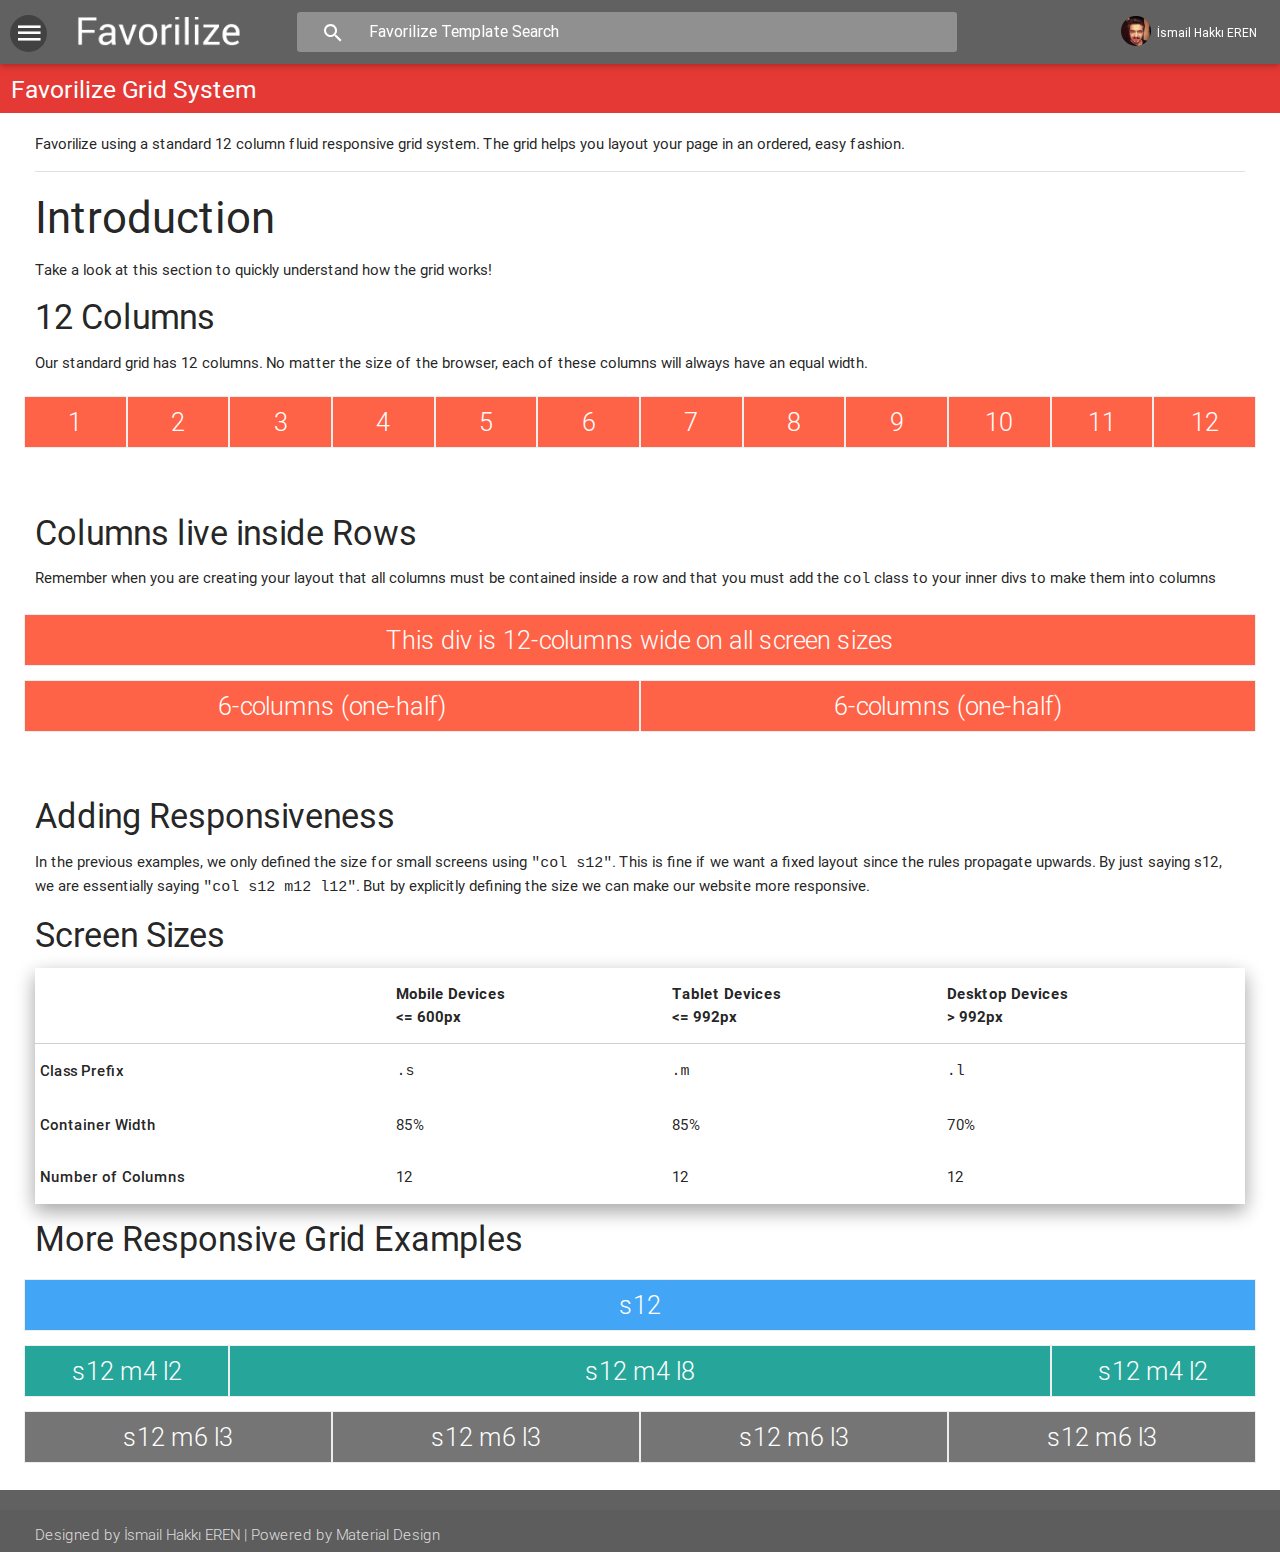
<file: grid.html>
<!DOCTYPE html>
<html lang="en">
<head>
    <meta http-equiv="Content-Type" content="text/html; charset=UTF-8">
    <meta name="viewport" content="width=device-width, initial-scale=1, maximum-scale=1.0, user-scalable=no">
    <meta http-equiv="X-UA-Compatible" content="IE=edge">
    <meta name="msapplication-tap-highlight" content="no">
    <meta name="description" content="Favorilize is free material design admin template that personal and commercial use. It is inspired by powerful-lightweight fully responsive retina display on compatible admin template based on Material Design">
    <meta name="keywords" content="Favorilize, admin template, dashboard template, flat admin template, responsive admin template,">
    <title>Favorilize- Favorilize Design Admin Template</title>
    <link href="css/materialize.css" type="text/css" rel="stylesheet" media="screen,projection">
    <link href="css/style.css" type="text/css" rel="stylesheet" media="screen,projection">  
</head>

<body>
    <header id="header" class="page-topbar">
        <div class="navbar-fixed">
            <nav class="grey darken-2">
                <div class="nav-wrapper">                    
                    <ul class="left">                                            
                     <li class="no-hover"><a href="#" data-activates="slide-out" class="menu-sidebar-collapse btn-floating btn-flat btn-medium waves-effect waves-light grey darken-3"><i class="mdi-navigation-menu" ></i></a></li>
                     <li>
						<h1 class="logo-wrapper"><a href="index.html" alt="Favorilize Design Admin Template" class="brand-logo darken-1"><img src="images/Favorilize-logo.png" alt="Favorilizelogo"></a> <span class="logo-text">Favorilize-logo</span></h1>
					</li>
                    </ul>
                    <div class="header-search-wrapper hide-on-med-and-down">
                        <i class="mdi-action-search"></i>
                        <input type="text" name="Search" class="header-search-input z-depth-2" placeholder="Favorilize Template Search"/>
                    </div>
					<ul class="right hide-on-med-and-down profil">
						<li>
							<a class="dropdown-button-profil" href="#!" data-activates="dropdown1">
								<img src="images/avatar.jpg" alt="" class="circle responsive-img valign profile-image" alt="İsmail Hakkı EREN">
								<span>İsmail Hakkı EREN</a>
							</a>
							<ul id="dropdown1" class="dropdown-content profil-detay">
								<li><a href="#!"><i class="mdi-action-account-circle"></i><span>My Profile</span></a></li>
								<li><a href="#!"><i class="mdi-action-list"></i><span>My Tasks</span></a></li>
								<li><a href="#!"><i class="mdi-action-highlight-remove"></i><span>Log Out</span></a></li>
							</ul>
						</li>
					</ul>
                </div>
            </nav>
        </div>
    </header>
    <div id="main">
        <div class="wrapper">
            <aside  class="left-sidebar">
                <ul id="slide-out" class="side-nav leftside-navigation">
                    <li class=" red darken-1">
                        <div class="row">
                           <span class="menu-title white-text">Favorilize Admin Template</span>
						   <div class="divider"></div>
                        </div>
                    </li>
                    <li class="no-padding">
                        <ul class="collapsible collapsible-accordion">
                            <li class="bold"><a class="collapsible-header waves-effect waves-light-blue"><i class="mdi-content-add-box"></i> CSS</a>
                                <div class="collapsible-body">
                                    <ul>
										<li><a href="color.html" title="Favorilize Color">Color</a></li>
                                        <li><a href="typography.html" title="Favorilize Typography">Typography</a></li>                                     
                                        <li><a href="icons.html" title="Favorilize Icons">Icons</a></li>
										<li><a href="shadow.html" title="Favorilize Shadow">Shadow</a></li>
                                        <li><a href="media.html" title="Favorilize Media">Media</a></li>
										<li><a href="helpers.html" title="Favorilize Helpers">Helpers</a></li>
                                    </ul>
                                </div>
                            </li>
                           <!-- <li class="bold"><a class="collapsible-header  waves-effect waves-light-blue"><i class="mdi-image-palette"></i> UI Elements</a>
                                <div class="collapsible-body">
                                    <ul>
                                        <li><a href="#">Buttons</a>
                                        </li>
                                        <li><a href="#">Badges</a>
                                        </li>
                                        <li><a href="#">Cards</a>
                                        </li>
                                        <li><a href="#">Collections</a>
                                        </li>
                                        <li><a href="#">Accordian</a>
                                        </li>
                                        <li><a href="#">Tabs</a>
                                        </li>
                                        <li><a href="#">Navbar</a>
                                        </li>
                                        <li><a href="#">Pagination</a>
                                        </li>
                                        <li><a href="#">Preloader</a>
                                        </li>
                                        <li><a href="#">Modals</a>
                                        </li>
                                        <li><a href="#">Media</a>
                                        </li>
                                        <li><a href="#">Toasts</a>
                                        </li>
                                        <li><a href="#">Tooltip</a>
                                        </li>
                                        <li><a href="#">Waves</a>
                                        </li>
                                    </ul>
                                </div>
                            </li>-->
                            <li class="bold"><a class="collapsible-header  waves-effect waves-light-blue" title="Favorilize Tables"><i class="mdi-action-credit-card"></i> Tables</a>
                                <div class="collapsible-body">
                                    <ul>
                                        <li><a href="table-basic.html" title="Favorilize Basic Table">Basic Table</a></li>
                                        <li><a href="table-dataTable.html" title="Favorilize Data Table">Data Table</a></li>
                                    </ul>
                                </div>
                            </li>
                           <!-- <li class="bold"><a class="collapsible-header  waves-effect waves-light-blue"><i class="mdi-editor-insert-comment"></i> Forms</a>
                                <div class="collapsible-body">
                                    <ul>
                                        <li><a href="#">Form Elements</a>
                                        </li>
                                        <li><a href="#">Form Layouts</a>
                                        </li>
                                    </ul>
                                </div>
                            </li>
                            <li class="bold"><a class="collapsible-header  waves-effect waves-light-blue"><i class="mdi-social-pages"></i> Pages</a>
                                <div class="collapsible-body">
                                    <ul>                                        
                                        <li><a href="#">Contact Page</a>
                                        </li>
                                        <li><a href="#">ToDos</a>
                                        </li>
                                        <li><a href="#">Blog Type 1</a>
                                        </li>
                                        <li><a href="#">Blog Type 2</a>
                                        </li>
                                        <li><a href="#">404</a>
                                        </li>
                                        <li><a href="#">500</a>
                                        </li>
                                        <li><a href="#">Blank</a>
                                        </li>
                                    </ul>
                                </div>
                            </li>  --> 
                        </ul>
                    </li>
                    <li>
						<a href="grid.html" title="Favorilize Grid System">
							<i class="mdi-image-grid-on"></i> Grid
						</a>
                    </li>
                   <!-- 
                    <li>
						<a href="#"><i class="mdi-communication-live-help"></i> Helpers</a>
                    </li>           
                    <li class="li-hover">
                        <div class="row">
                            <div class="col s12 m12 l12">
                                <div class="sample-chart-wrapper">                            
                                    <div class="ct-chart ct-golden-section" id="ct2-chart"></div>
                                </div>
                            </div>
                        </div>
                    </li>-->
                </ul>
            </aside>
            <section id="content">
				<div class="breadcrumbs red darken-1">
					<div class="row">
						<div class="col s12 m12 l12">
							<h5>Favorilize Grid System</h5>
						</div>
					</div>
				</div>
				<div class="container">
					<p class="caption">Favorilize using a standard 12 column fluid responsive grid system. The grid helps you layout your page in an ordered, easy fashion.</p>
					<div class="divider"></div>
					<div id="grid-intro" class="scrollspy">
          <h3 class="header">Introduction</h3>
          <p>Take a look at this section to quickly understand how the grid works!</p>
          <h4>12 Columns</h4>
          <p>Our standard grid has 12 columns. No matter the size of the browser, each of these columns will always have an equal width.</p>
          <div class="row">
            <div class="col s1 grid-example"><span class="flow-text">1</span></div>
            <div class="col s1 grid-example"><span class="flow-text">2</span></div>
            <div class="col s1 grid-example"><span class="flow-text">3</span></div>
            <div class="col s1 grid-example"><span class="flow-text">4</span></div>
            <div class="col s1 grid-example"><span class="flow-text">5</span></div>
            <div class="col s1 grid-example"><span class="flow-text">6</span></div>
            <div class="col s1 grid-example"><span class="flow-text">7</span></div>
            <div class="col s1 grid-example"><span class="flow-text">8</span></div>
            <div class="col s1 grid-example"><span class="flow-text">9</span></div>
            <div class="col s1 grid-example"><span class="flow-text">10</span></div>
            <div class="col s1 grid-example"><span class="flow-text">11</span></div>
            <div class="col s1 grid-example"><span class="flow-text">12</span></div>
          </div>
          <br>
          <h4>Columns live inside Rows</h4>
          <p>Remember when you are creating your layout that all columns must be contained inside a row and that you must add the <code class=" language-markup">col</code> class to your inner divs to make them into columns</p>
          <div class="row">
            <div class="col s12 grid-example"><span class="flow-text">This div is 12-columns wide on all screen sizes</span></div>
            <div class="col s6 grid-example"><span class="flow-text">6-columns (one-half)</span></div>
            <div class="col s6 grid-example"><span class="flow-text">6-columns (one-half)</span></div>
          </div>
          <br>
        </div>
					<h4>Adding Responsiveness</h4>
					<p>In the previous examples, we only defined the size for small screens using <code class=" language-markup">"col s12"</code>. This is fine if we want a fixed layout since the rules propagate upwards. By just saying s12, we are essentially saying <code class=" language-markup">"col s12 m12 l12"</code>. But by explicitly defining the size we can make our website more responsive.</p>
					<h4>Screen Sizes</h4>
					<table class="z-depth-2">
						<thead>
							<tr>
								<th></th>
								<th data-field="id">Mobile Devices <br>&lt;= 600px</th>
								<th data-field="name">Tablet Devices <br>&lt;= 992px</th>
								<th data-field="price">Desktop Devices <br>&gt; 992px</th>
							</tr>
						</thead>
						<tbody>
						<tr>
							<td><strong>Class Prefix</strong></td>
							<td><code class=" language-markup">.s</code></td>
							<td><code class=" language-markup">.m</code></td>
							<td><code class=" language-markup">.l</code></td>
						</tr>
						<tr>
							<td><strong>Container Width</strong></td>
							<td>85%</td>
							<td>85%</td>
							<td>70%</td>
						</tr>
						<tr>
							<td><strong>Number of Columns</strong></td>
							<td>12</td>
							<td>12</td>
							<td>12</td>
						</tr>
						</tbody>
					</table>
					<h4>More Responsive Grid Examples</h4>
					<div class="row">
						<div class="col grid-example s12 blue lighten-1"><span class="flow-text">s12</span></div>
						<div class="col grid-example s12 m4 l2 teal lighten-1"><span class="flow-text">s12 m4 l2</span></div>
						<div class="col grid-example s12 m4 l8 teal lighten-1"><span class="flow-text">s12 m4 l8</span></div>
						<div class="col grid-example s12 m4 l2 teal lighten-1"><span class="flow-text">s12 m4 l2</span></div>
						<div class="col grid-example s12 m6 l3 grey darken-1"><span class="flow-text">s12 m6 l3</span></div>
						<div class="col grid-example s12 m6 l3 grey darken-1"><span class="flow-text">s12 m6 l3</span></div>
						<div class="col grid-example s12 m6 l3 grey darken-1"><span class="flow-text">s12 m6 l3</span></div>
						<div class="col grid-example s12 m6 l3 grey darken-1"><span class="flow-text">s12 m6 l3</span></div>
					</div>
					
				</div>
			</section>
			<footer class="page-footer grey darken-2 ">
				<div class="footer-copyright">
					<div class="container">Designed by İsmail Hakkı EREN | Powered by Material Design</div>
				</div>
			</footer>
		</div>
	</div>
    <script type="text/javascript" src="js/jquery-2.1.4.min.js"></script>    
    <script type="text/javascript" src="js/materialize.js"></script>
	<script type="text/javascript" src="js/dataTables.min.js"></script>
    <script type="text/javascript" src="js/init.js"></script>
</body>
</html>
</file>
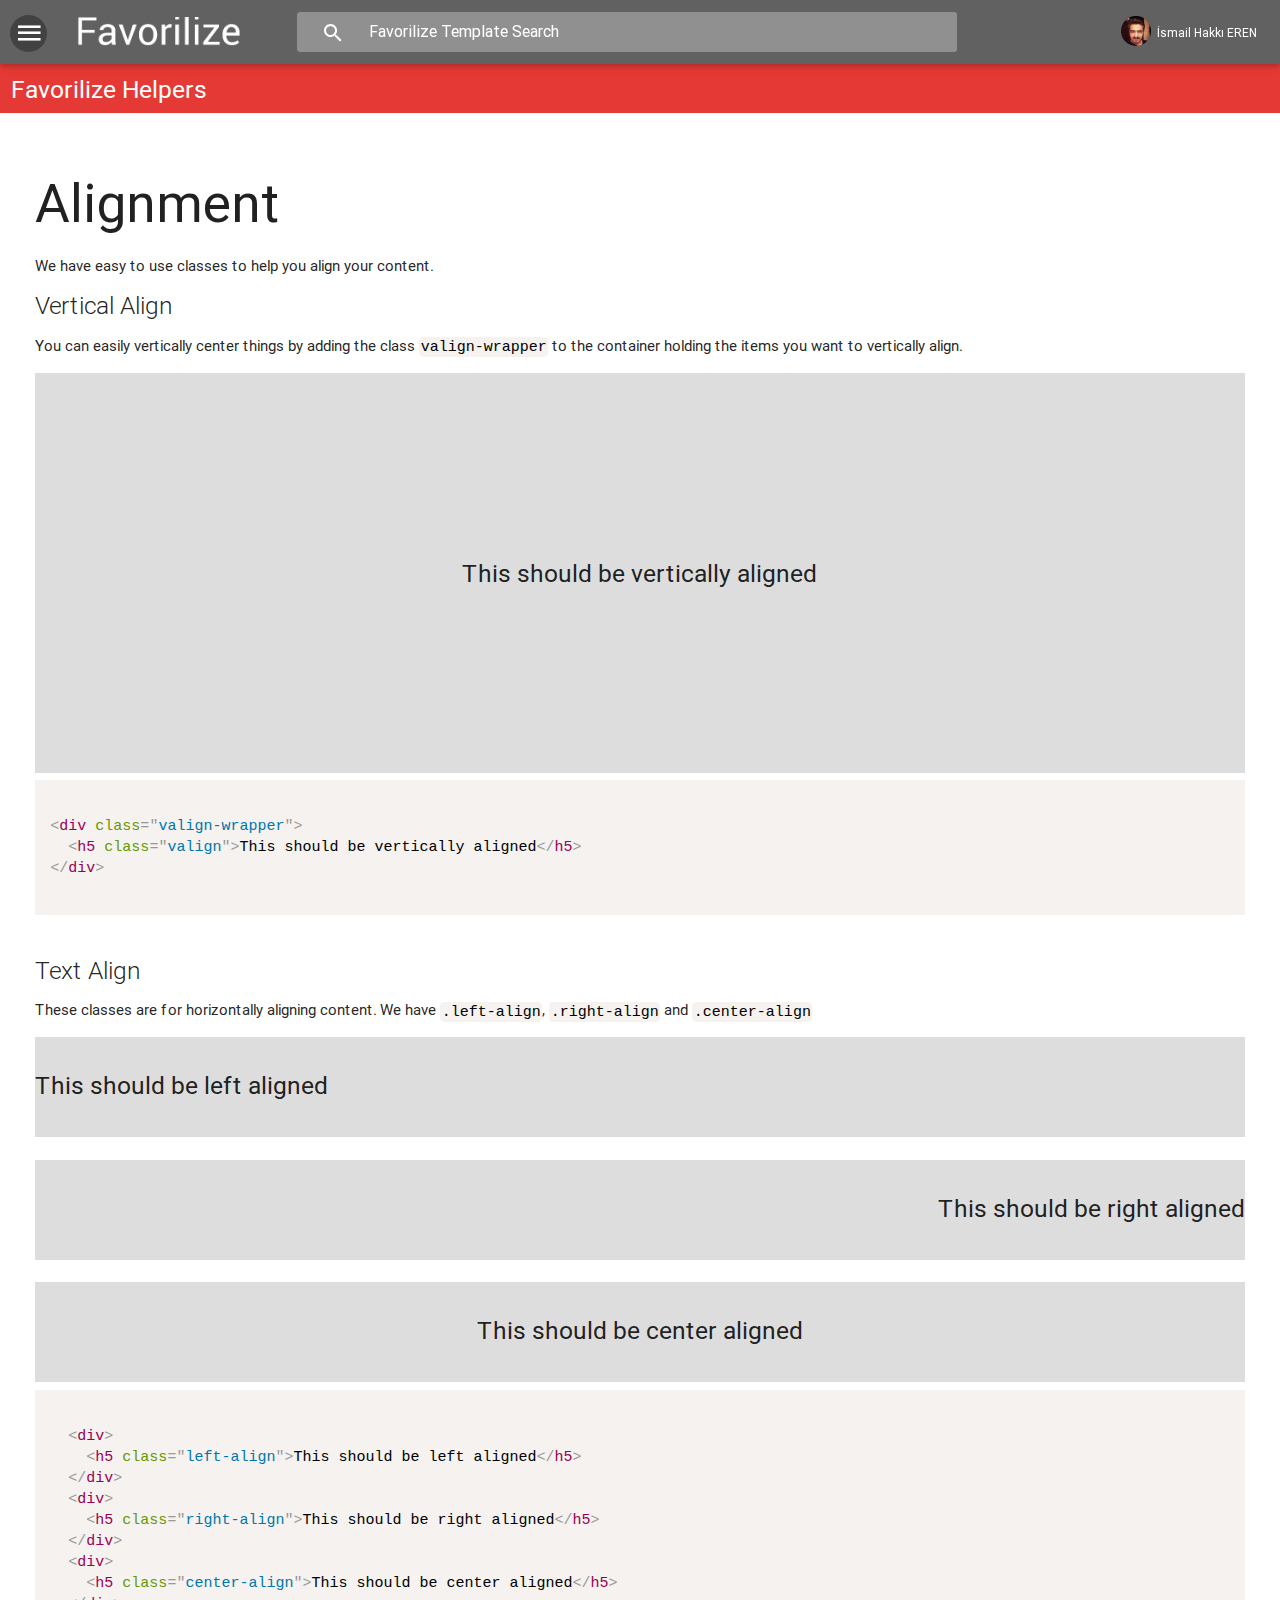
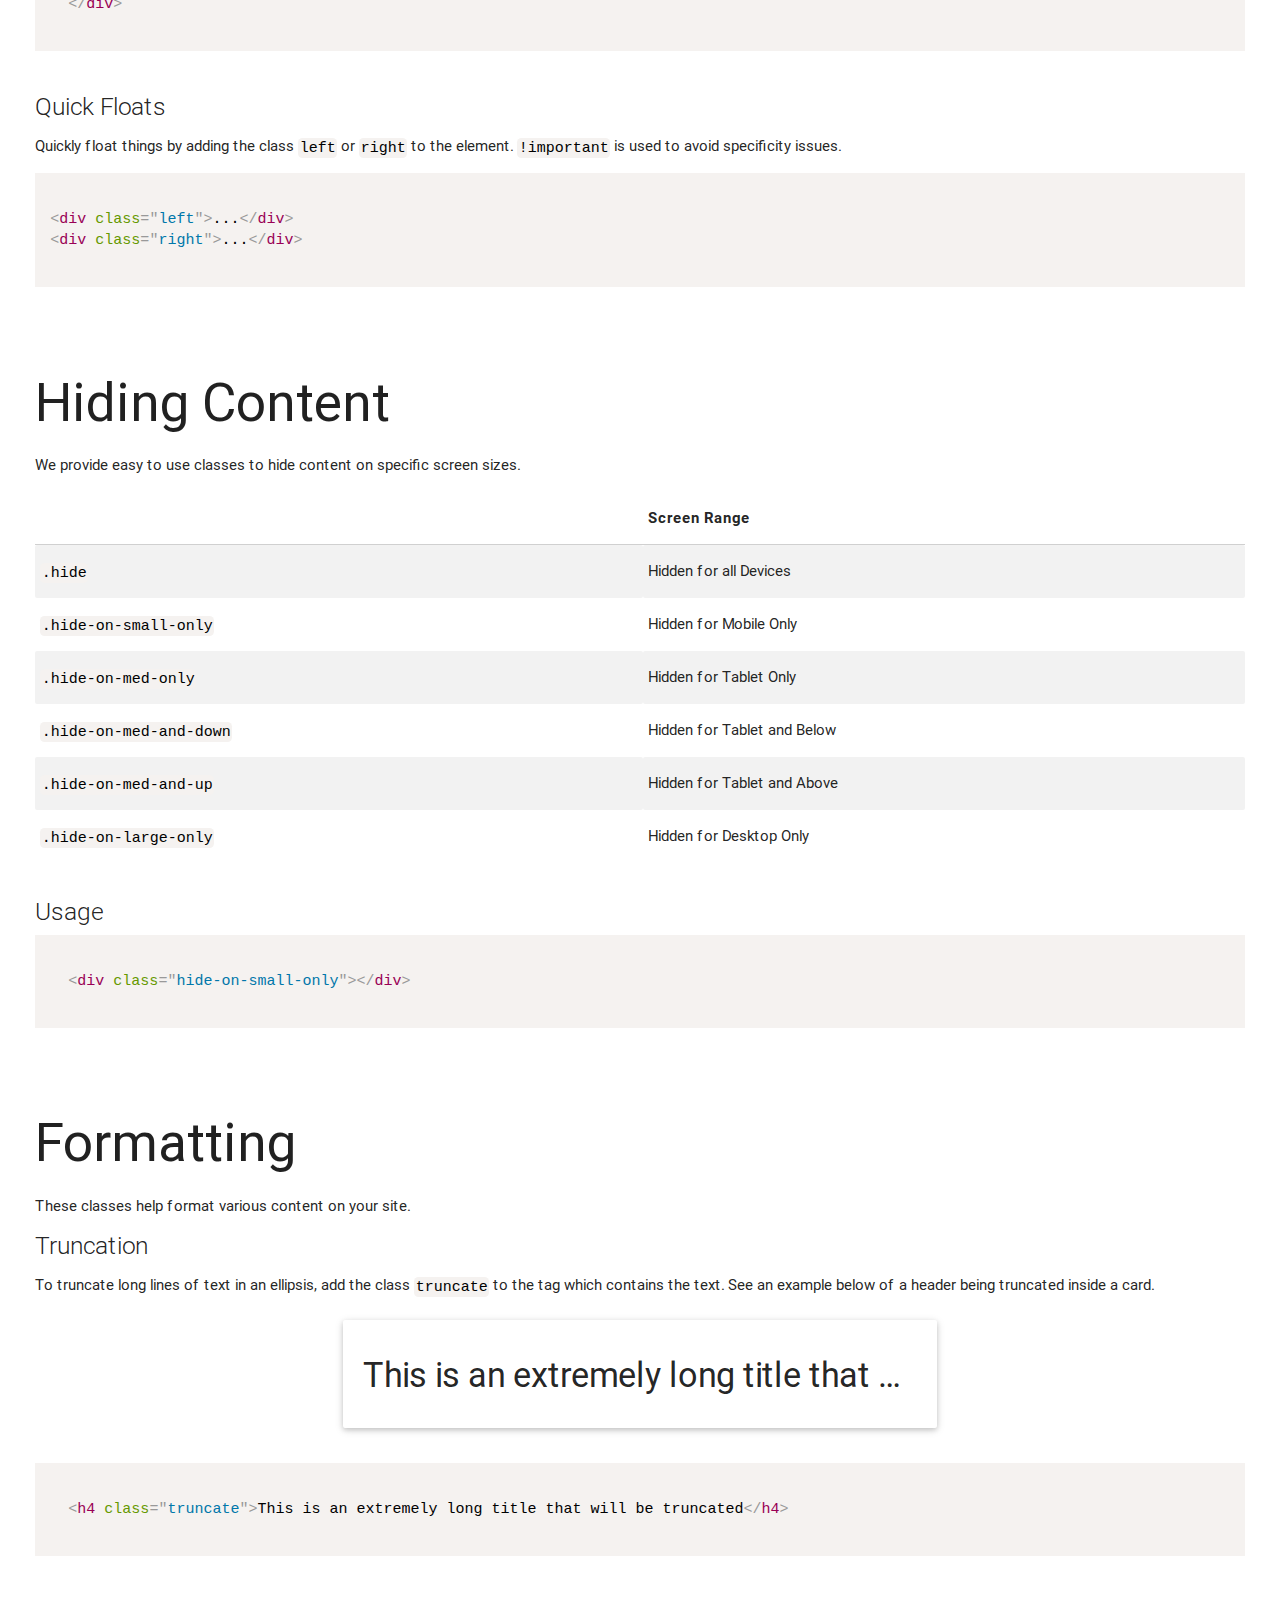
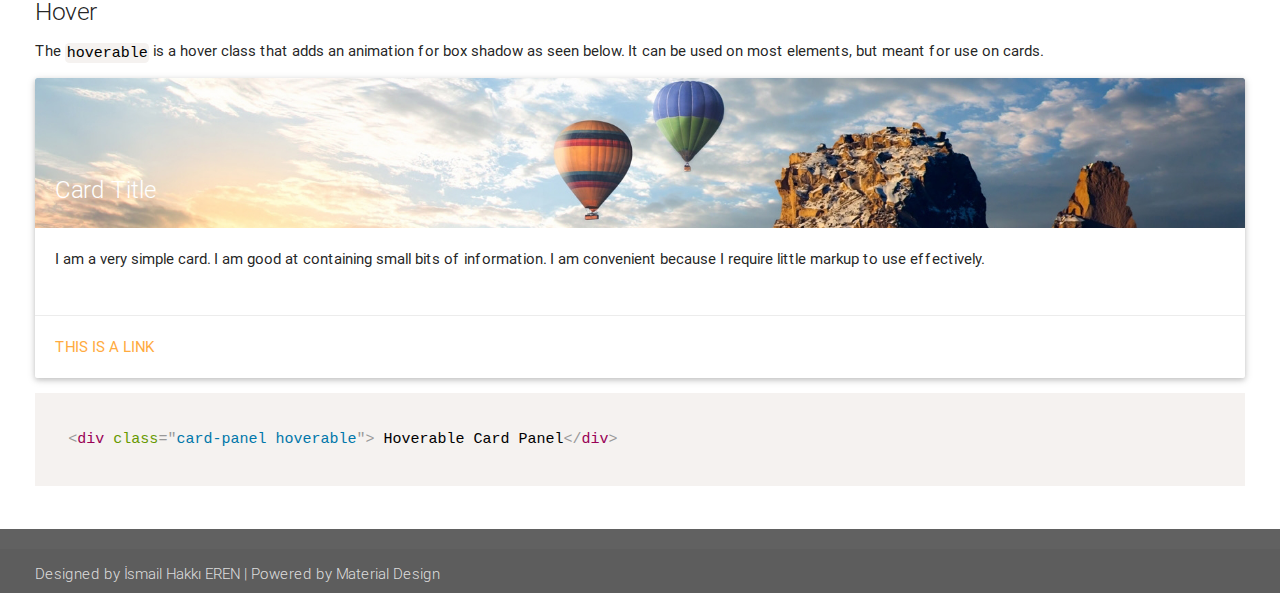
<file: helpers.html>
<!DOCTYPE html>
<html lang="en">
<head>
    <meta http-equiv="Content-Type" content="text/html; charset=UTF-8">
    <meta name="viewport" content="width=device-width, initial-scale=1, maximum-scale=1.0, user-scalable=no">
    <meta http-equiv="X-UA-Compatible" content="IE=edge">
    <meta name="msapplication-tap-highlight" content="no">
    <meta name="description" content="Favorilize is free material design admin template that personal and commercial use. It is inspired by powerful-lightweight fully responsive retina display on compatible admin template based on Material Design">
    <meta name="keywords" content="Favorilize, admin template, dashboard template, flat admin template, responsive admin template,">
    <title>Favorilize- Favorilize Design Admin Template</title>
	<link href="css/prism.css" type="text/css" rel="stylesheet" media="screen,projection">
	<link href="css/materialize.css" type="text/css" rel="stylesheet" media="screen,projection">
    <link href="css/style.css" type="text/css" rel="stylesheet" media="screen,projection">  
</head>

<body>
    <header id="header" class="page-topbar">
        <div class="navbar-fixed">
            <nav class="grey darken-2">
                <div class="nav-wrapper">                    
                    <ul class="left">                                            
                     <li class="no-hover"><a href="#" data-activates="slide-out" class="menu-sidebar-collapse btn-floating btn-flat btn-medium waves-effect waves-light grey darken-3"><i class="mdi-navigation-menu" ></i></a></li>
                     <li>
						<h1 class="logo-wrapper"><a href="index.html" alt="Favorilize Design Admin Template" class="brand-logo darken-1"><img src="images/Favorilize-logo.png" alt="Favorilizelogo"></a> <span class="logo-text">Favorilize-logo</span></h1>
					</li>
                    </ul>
                    <div class="header-search-wrapper hide-on-med-and-down">
                        <i class="mdi-action-search"></i>
                        <input type="text" name="Search" class="header-search-input z-depth-2" placeholder="Favorilize Template Search"/>
                    </div>
					<ul class="right hide-on-med-and-down profil">
						<li>
							<a class="dropdown-button-profil" href="#!" data-activates="dropdown1">
								<img src="images/avatar.jpg" alt="" class="circle responsive-img valign profile-image" alt="İsmail Hakkı EREN">
								<span>İsmail Hakkı EREN</a>
							</a>
							<ul id="dropdown1" class="dropdown-content profil-detay">
								<li><a href="#!"><i class="mdi-action-account-circle"></i><span>My Profile</span></a></li>
								<li><a href="#!"><i class="mdi-action-list"></i><span>My Tasks</span></a></li>
								<li><a href="#!"><i class="mdi-action-highlight-remove"></i><span>Log Out</span></a></li>
							</ul>
						</li>
					</ul>
                </div>
            </nav>
        </div>
    </header>
    <div id="main">
        <div class="wrapper">
            <aside  class="left-sidebar">
                <ul id="slide-out" class="side-nav leftside-navigation">
                    <li class=" red darken-1">
                        <div class="row">
                           <span class="menu-title white-text">Favorilize Admin Template</span>
						   <div class="divider"></div>
                        </div>
                    </li>
                    <li class="no-padding">
                        <ul class="collapsible collapsible-accordion">
                            <li class="bold"><a class="collapsible-header waves-effect waves-light-blue"><i class="mdi-content-add-box"></i> CSS</a>
                                <div class="collapsible-body">
                                    <ul>
										<li><a href="color.html" title="Favorilize Color">Color</a></li>
                                        <li><a href="typography.html" title="Favorilize Typography">Typography</a></li>                                     
                                        <li><a href="icons.html" title="Favorilize Icons">Icons</a></li>
										<li><a href="shadow.html" title="Favorilize Shadow">Shadow</a></li>
                                        <li><a href="media.html" title="Favorilize Media">Media</a></li>
										<li><a href="helpers.html" title="Favorilize Helpers">Helpers</a></li>
                                    </ul>
                                </div>
                            </li>
                           <!-- <li class="bold"><a class="collapsible-header  waves-effect waves-light-blue"><i class="mdi-image-palette"></i> UI Elements</a>
                                <div class="collapsible-body">
                                    <ul>
                                        <li><a href="#">Buttons</a>
                                        </li>
                                        <li><a href="#">Badges</a>
                                        </li>
                                        <li><a href="#">Cards</a>
                                        </li>
                                        <li><a href="#">Collections</a>
                                        </li>
                                        <li><a href="#">Accordian</a>
                                        </li>
                                        <li><a href="#">Tabs</a>
                                        </li>
                                        <li><a href="#">Navbar</a>
                                        </li>
                                        <li><a href="#">Pagination</a>
                                        </li>
                                        <li><a href="#">Preloader</a>
                                        </li>
                                        <li><a href="#">Modals</a>
                                        </li>
                                        <li><a href="#">Media</a>
                                        </li>
                                        <li><a href="#">Toasts</a>
                                        </li>
                                        <li><a href="#">Tooltip</a>
                                        </li>
                                        <li><a href="#">Waves</a>
                                        </li>
                                    </ul>
                                </div>
                            </li>-->
                            <li class="bold"><a class="collapsible-header  waves-effect waves-light-blue" title="Favorilize Tables"><i class="mdi-action-credit-card"></i> Tables</a>
                                <div class="collapsible-body">
                                    <ul>
                                        <li><a href="table-basic.html" title="Favorilize Basic Table">Basic Table</a></li>
                                        <li><a href="table-dataTable.html" title="Favorilize Data Table">Data Table</a></li>
                                    </ul>
                                </div>
                            </li>
                           <!-- <li class="bold"><a class="collapsible-header  waves-effect waves-light-blue"><i class="mdi-editor-insert-comment"></i> Forms</a>
                                <div class="collapsible-body">
                                    <ul>
                                        <li><a href="#">Form Elements</a>
                                        </li>
                                        <li><a href="#">Form Layouts</a>
                                        </li>
                                    </ul>
                                </div>
                            </li>
                            <li class="bold"><a class="collapsible-header  waves-effect waves-light-blue"><i class="mdi-social-pages"></i> Pages</a>
                                <div class="collapsible-body">
                                    <ul>                                        
                                        <li><a href="#">Contact Page</a>
                                        </li>
                                        <li><a href="#">ToDos</a>
                                        </li>
                                        <li><a href="#">Blog Type 1</a>
                                        </li>
                                        <li><a href="#">Blog Type 2</a>
                                        </li>
                                        <li><a href="#">404</a>
                                        </li>
                                        <li><a href="#">500</a>
                                        </li>
                                        <li><a href="#">Blank</a>
                                        </li>
                                    </ul>
                                </div>
                            </li>  --> 
                        </ul>
                    </li>
                    <li>
						<a href="grid.html" title="Favorilize Grid System">
							<i class="mdi-image-grid-on"></i> Grid
						</a>
                    </li>
                   <!-- 
                    <li>
						<a href="#"><i class="mdi-communication-live-help"></i> Helpers</a>
                    </li>           
                    <li class="li-hover">
                        <div class="row">
                            <div class="col s12 m12 l12">
                                <div class="sample-chart-wrapper">                            
                                    <div class="ct-chart ct-golden-section" id="ct2-chart"></div>
                                </div>
                            </div>
                        </div>
                    </li>-->
                </ul>
            </aside>
            <section id="content">
				<div class="breadcrumbs red darken-1">
					<div class="row">
						<div class="col s12 m12 l12">
							<h5>Favorilize Helpers</h5>
						</div>
					</div>
				</div>
				<div class="container">
				<div class="col s12 m12 l12">
					<div id="valign" class="section scrollspy">
						<h2 class="header">Alignment</h2>
						<p class="caption">We have easy to use classes to help you align your content.</p>
						<h5 class="light">Vertical Align</h5>
						<p>You can easily vertically center things by adding the class <code class=" language-markup">valign-wrapper</code> to the container holding the items you want to vertically align.</p>
						<div class="valign-demo valign-wrapper">
							<h5 class="valign center" style="width: 100%;">This should be vertically aligned</h5>
						</div>
        <pre class=" language-markup"><code class=" language-markup">
<span class="token tag"><span class="token tag"><span class="token punctuation">&lt;</span>div</span> <span class="token attr-name">class</span><span class="token attr-value"><span class="token punctuation">=</span><span class="token punctuation">"</span>valign-wrapper<span class="token punctuation">"</span></span><span class="token punctuation">&gt;</span></span>
  <span class="token tag"><span class="token tag"><span class="token punctuation">&lt;</span>h5</span> <span class="token attr-name">class</span><span class="token attr-value"><span class="token punctuation">=</span><span class="token punctuation">"</span>valign<span class="token punctuation">"</span></span><span class="token punctuation">&gt;</span></span>This should be vertically aligned<span class="token tag"><span class="token tag"><span class="token punctuation">&lt;/</span>h5</span><span class="token punctuation">&gt;</span></span>
<span class="token tag"><span class="token tag"><span class="token punctuation">&lt;/</span>div</span><span class="token punctuation">&gt;</span></span>
        </code></pre><br>
						<h5 class="light">Text Align</h5>
						<p>These classes are for horizontally aligning content. We have <code class=" language-markup">.left-align</code>, <code class=" language-markup">.right-align</code> and <code class=" language-markup">.center-align</code></p>
						<div class="talign-demo">
						  <br>
						  <h5 class="left-align">This should be left aligned</h5>
						</div>
        <br>
        <div class="talign-demo">
          <br>
          <h5 class="right-align">This should be right aligned</h5>
        </div>
        <br>
        <div class="talign-demo">
          <br>
          <h5 class="center-align">This should be center aligned</h5>
        </div>
        <pre class=" language-markup"><code class=" language-markup">
  <span class="token tag"><span class="token tag"><span class="token punctuation">&lt;</span>div</span><span class="token punctuation">&gt;</span></span>
    <span class="token tag"><span class="token tag"><span class="token punctuation">&lt;</span>h5</span> <span class="token attr-name">class</span><span class="token attr-value"><span class="token punctuation">=</span><span class="token punctuation">"</span>left-align<span class="token punctuation">"</span></span><span class="token punctuation">&gt;</span></span>This should be left aligned<span class="token tag"><span class="token tag"><span class="token punctuation">&lt;/</span>h5</span><span class="token punctuation">&gt;</span></span>
  <span class="token tag"><span class="token tag"><span class="token punctuation">&lt;/</span>div</span><span class="token punctuation">&gt;</span></span>
  <span class="token tag"><span class="token tag"><span class="token punctuation">&lt;</span>div</span><span class="token punctuation">&gt;</span></span>
    <span class="token tag"><span class="token tag"><span class="token punctuation">&lt;</span>h5</span> <span class="token attr-name">class</span><span class="token attr-value"><span class="token punctuation">=</span><span class="token punctuation">"</span>right-align<span class="token punctuation">"</span></span><span class="token punctuation">&gt;</span></span>This should be right aligned<span class="token tag"><span class="token tag"><span class="token punctuation">&lt;/</span>h5</span><span class="token punctuation">&gt;</span></span>
  <span class="token tag"><span class="token tag"><span class="token punctuation">&lt;/</span>div</span><span class="token punctuation">&gt;</span></span>
  <span class="token tag"><span class="token tag"><span class="token punctuation">&lt;</span>div</span><span class="token punctuation">&gt;</span></span>
    <span class="token tag"><span class="token tag"><span class="token punctuation">&lt;</span>h5</span> <span class="token attr-name">class</span><span class="token attr-value"><span class="token punctuation">=</span><span class="token punctuation">"</span>center-align<span class="token punctuation">"</span></span><span class="token punctuation">&gt;</span></span>This should be center aligned<span class="token tag"><span class="token tag"><span class="token punctuation">&lt;/</span>h5</span><span class="token punctuation">&gt;</span></span>
  <span class="token tag"><span class="token tag"><span class="token punctuation">&lt;/</span>div</span><span class="token punctuation">&gt;</span></span>
        </code></pre><br>

        <h5 class="light">Quick Floats</h5>
        <p>Quickly float things by adding the class <code class=" language-markup">left</code> or <code class=" language-markup">right</code> to the element. <code class=" language-markup">!important</code> is used to avoid specificity issues.</p>
        <pre class=" language-markup"><code class=" language-markup">
<span class="token tag"><span class="token tag"><span class="token punctuation">&lt;</span>div</span> <span class="token attr-name">class</span><span class="token attr-value"><span class="token punctuation">=</span><span class="token punctuation">"</span>left<span class="token punctuation">"</span></span><span class="token punctuation">&gt;</span></span>...<span class="token tag"><span class="token tag"><span class="token punctuation">&lt;/</span>div</span><span class="token punctuation">&gt;</span></span>
<span class="token tag"><span class="token tag"><span class="token punctuation">&lt;</span>div</span> <span class="token attr-name">class</span><span class="token attr-value"><span class="token punctuation">=</span><span class="token punctuation">"</span>right<span class="token punctuation">"</span></span><span class="token punctuation">&gt;</span></span>...<span class="token tag"><span class="token tag"><span class="token punctuation">&lt;/</span>div</span><span class="token punctuation">&gt;</span></span>
        </code></pre><br>

      </div>


      <div id="hiding" class="section scrollspy">
        <h2 class="header">Hiding Content</h2>
        <p>We provide easy to use classes to hide content on specific screen sizes. </p>
        <table class="striped">
          <thead>
            <tr>
              <th></th>
              <th>Screen Range</th>
            </tr>
          </thead>
            <tbody>
            <tr>
              <td><code class=" language-markup">.hide</code></td>
              <td>Hidden for all Devices</td>
            </tr>
            <tr>
              <td><code class=" language-markup">.hide-on-small-only</code></td>
              <td>Hidden for Mobile Only</td>
            </tr>
            <tr>
              <td><code class=" language-markup">.hide-on-med-only</code></td>
              <td>Hidden for Tablet Only</td>
            </tr>
            <tr>
              <td><code class=" language-markup">.hide-on-med-and-down</code></td>
              <td>Hidden for Tablet and Below</td>
            </tr>
            <tr>
              <td><code class=" language-markup">.hide-on-med-and-up</code></td>
              <td>Hidden for Tablet and Above</td>
            </tr>
            <tr>
              <td><code class=" language-markup">.hide-on-large-only</code></td>
              <td>Hidden for Desktop Only</td>
            </tr>
          </tbody>
        </table>
        <br>
        <h5 class="light">Usage</h5>
        <pre class=" language-markup"><code class=" language-markup">
  <span class="token tag"><span class="token tag"><span class="token punctuation">&lt;</span>div</span> <span class="token attr-name">class</span><span class="token attr-value"><span class="token punctuation">=</span><span class="token punctuation">"</span>hide-on-small-only<span class="token punctuation">"</span></span><span class="token punctuation">&gt;</span></span><span class="token tag"><span class="token tag"><span class="token punctuation">&lt;/</span>div</span><span class="token punctuation">&gt;</span></span>
        </code></pre><br>

      </div>


      <div id="formatting" class="section scrollspy">
        <h2 class="header">Formatting</h2>
        <p>These classes help format various content on your site.</p>

        <h5 class="light">Truncation</h5>
        <p>To truncate long lines of text in an ellipsis, add the class <code class=" language-markup">truncate</code> to the tag which contains the text. See an example below of a header being truncated inside a card.</p>

        <div class="row">
          <div class="col s6 offset-s3 m6 offset-m3">
            <div class="card-panel">
              <h4 class="truncate">This is an extremely long title that will be truncated</h4>
            </div>
          </div>
        </div>

        <pre class=" language-markup"><code class=" language-markup">
  <span class="token tag"><span class="token tag"><span class="token punctuation">&lt;</span>h4</span> <span class="token attr-name">class</span><span class="token attr-value"><span class="token punctuation">=</span><span class="token punctuation">"</span>truncate<span class="token punctuation">"</span></span><span class="token punctuation">&gt;</span></span>This is an extremely long title that will be truncated<span class="token tag"><span class="token tag"><span class="token punctuation">&lt;/</span>h4</span><span class="token punctuation">&gt;</span></span>
        </code></pre><br>

        <h5 class="light">Hover</h5>
        <p>The <code class=" language-markup">hoverable</code> is a hover class that adds an animation for box shadow as seen below. It can be used on most elements, but meant for use on cards.</p>
        <div class="card hoverable small">
          <div class="card-image">
            <img src="images/kapadokya_turu.jpg" alt="Kapadokya">
            <span class="card-title">Card Title</span>
          </div>
          <div class="card-content">
            <p>I am a very simple card. I am good at containing small bits of information. I am convenient because I require little markup to use effectively.</p>
          </div>
          <div class="card-action">
            <a href="#">This is a link</a>
          </div>
        </div>

        <pre class=" language-markup"><code class=" language-markup">
  <span class="token tag"><span class="token tag"><span class="token punctuation">&lt;</span>div</span> <span class="token attr-name">class</span><span class="token attr-value"><span class="token punctuation">=</span><span class="token punctuation">"</span>card-panel hoverable<span class="token punctuation">"</span></span><span class="token punctuation">&gt;</span></span> Hoverable Card Panel<span class="token tag"><span class="token tag"><span class="token punctuation">&lt;/</span>div</span><span class="token punctuation">&gt;</span></span>
        </code></pre>

      </div>


    </div>
				</div>
			</section>
			<footer class="page-footer grey darken-2 ">
				<div class="footer-copyright">
					<div class="container">Designed by İsmail Hakkı EREN | Powered by Material Design</div>
				</div>
			</footer>
		</div>
	</div>
    <script type="text/javascript" src="js/jquery-2.1.4.min.js"></script>    
    <script type="text/javascript" src="js/materialize.js"></script>
	<script type="text/javascript" src="js/dataTables.min.js"></script>
    <script type="text/javascript" src="js/init.js"></script>
</body>
</html>
</file>
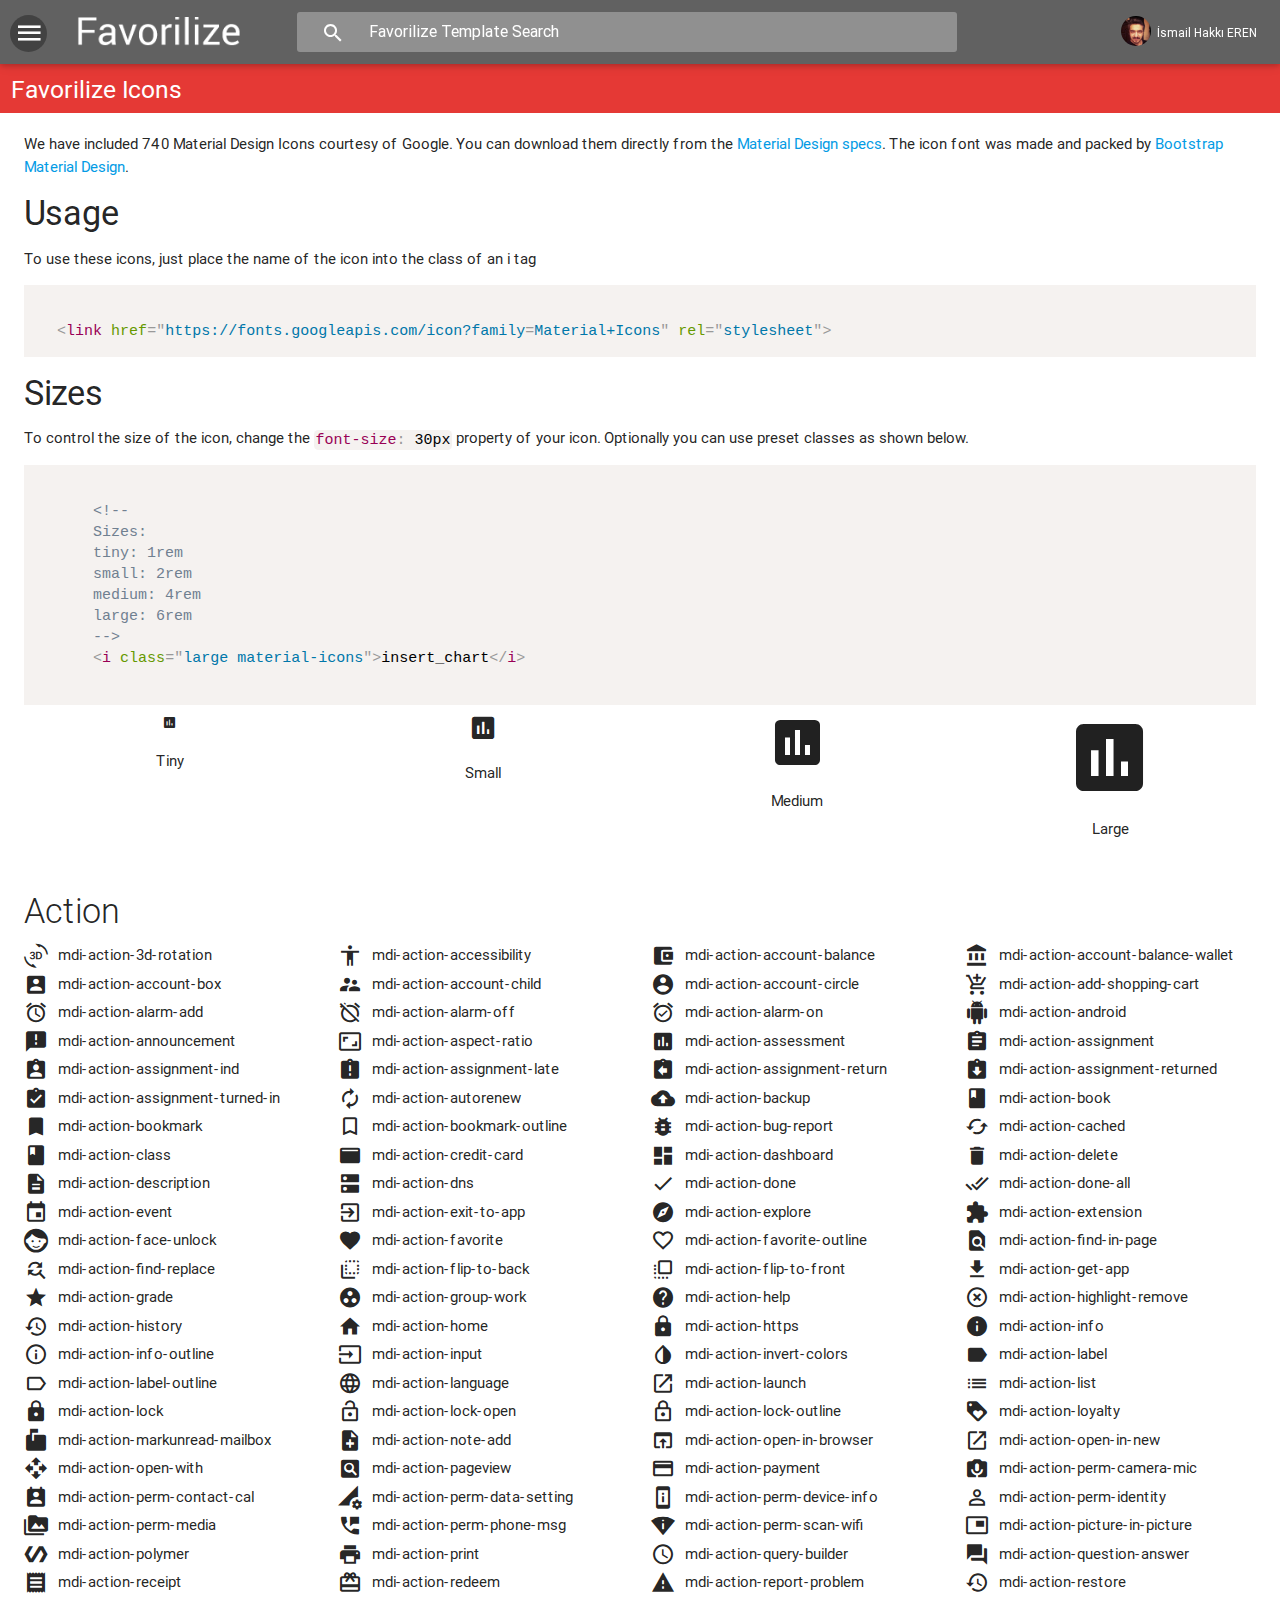
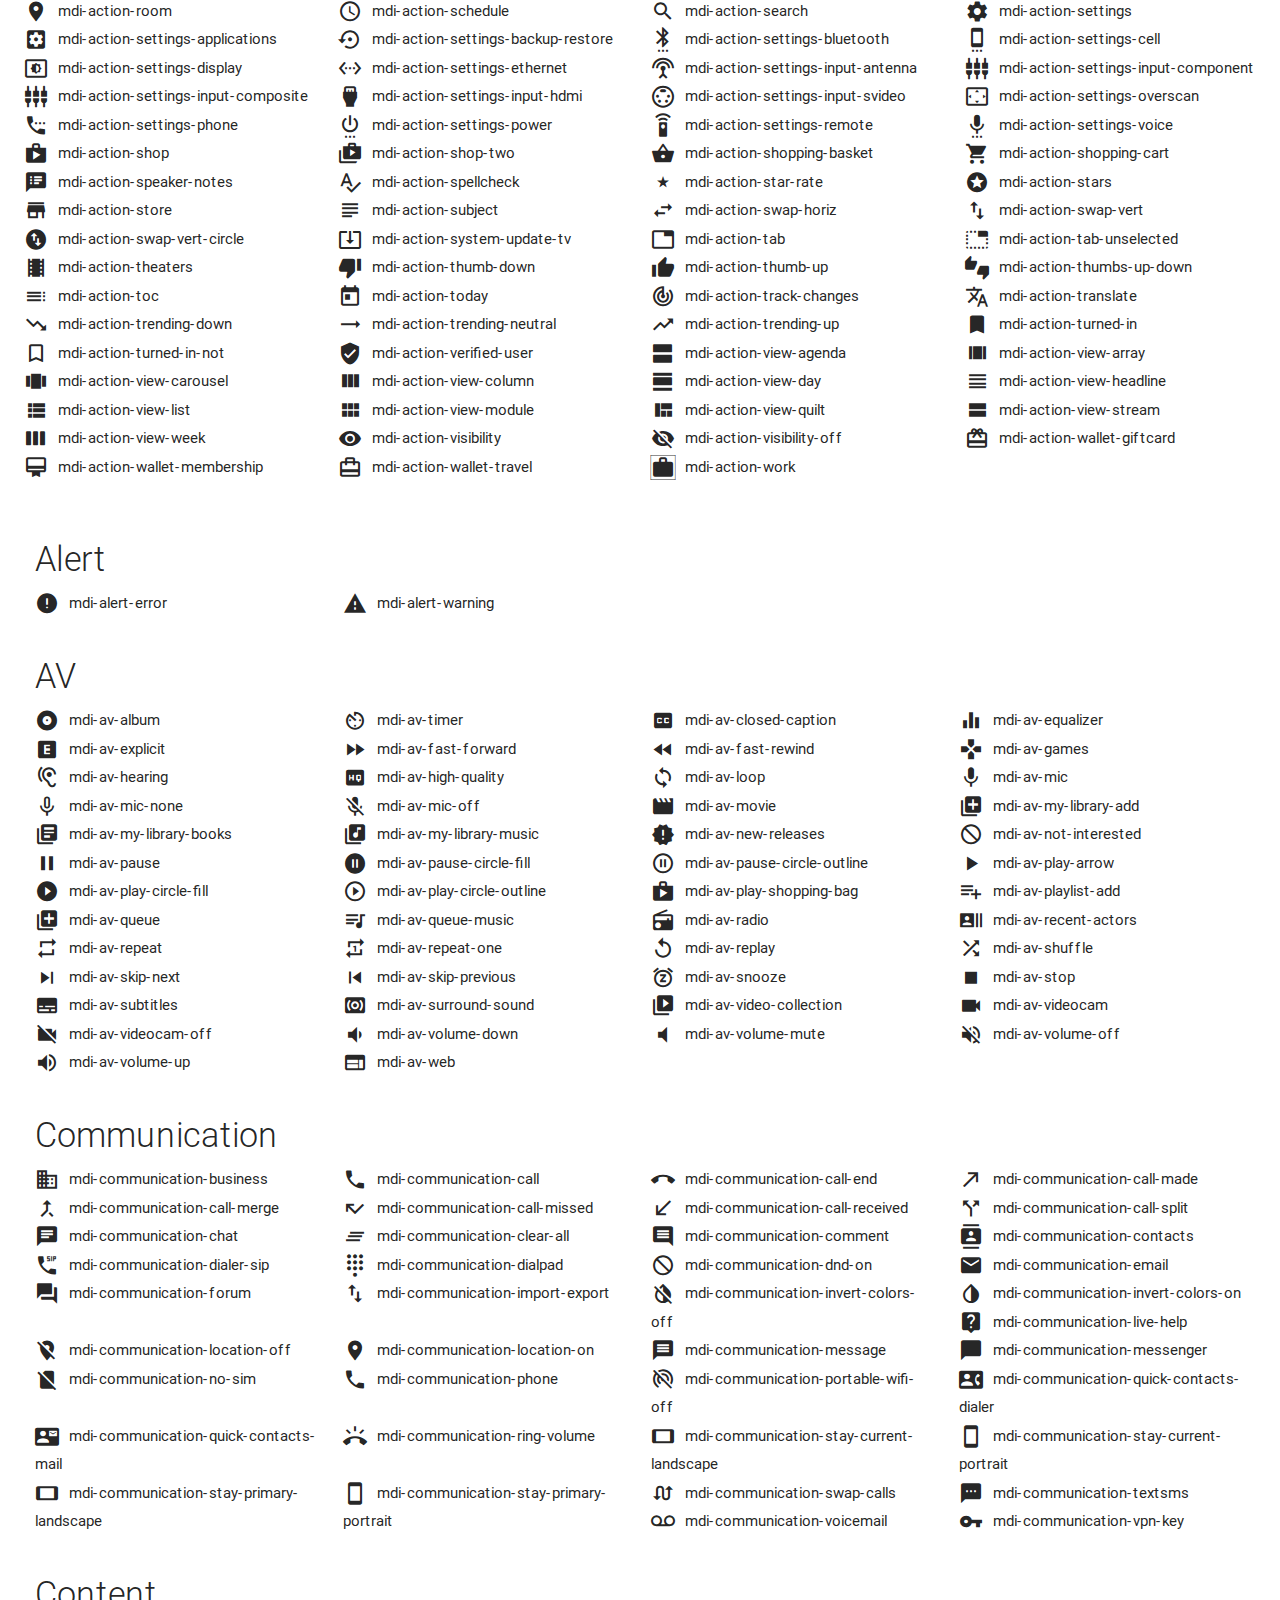
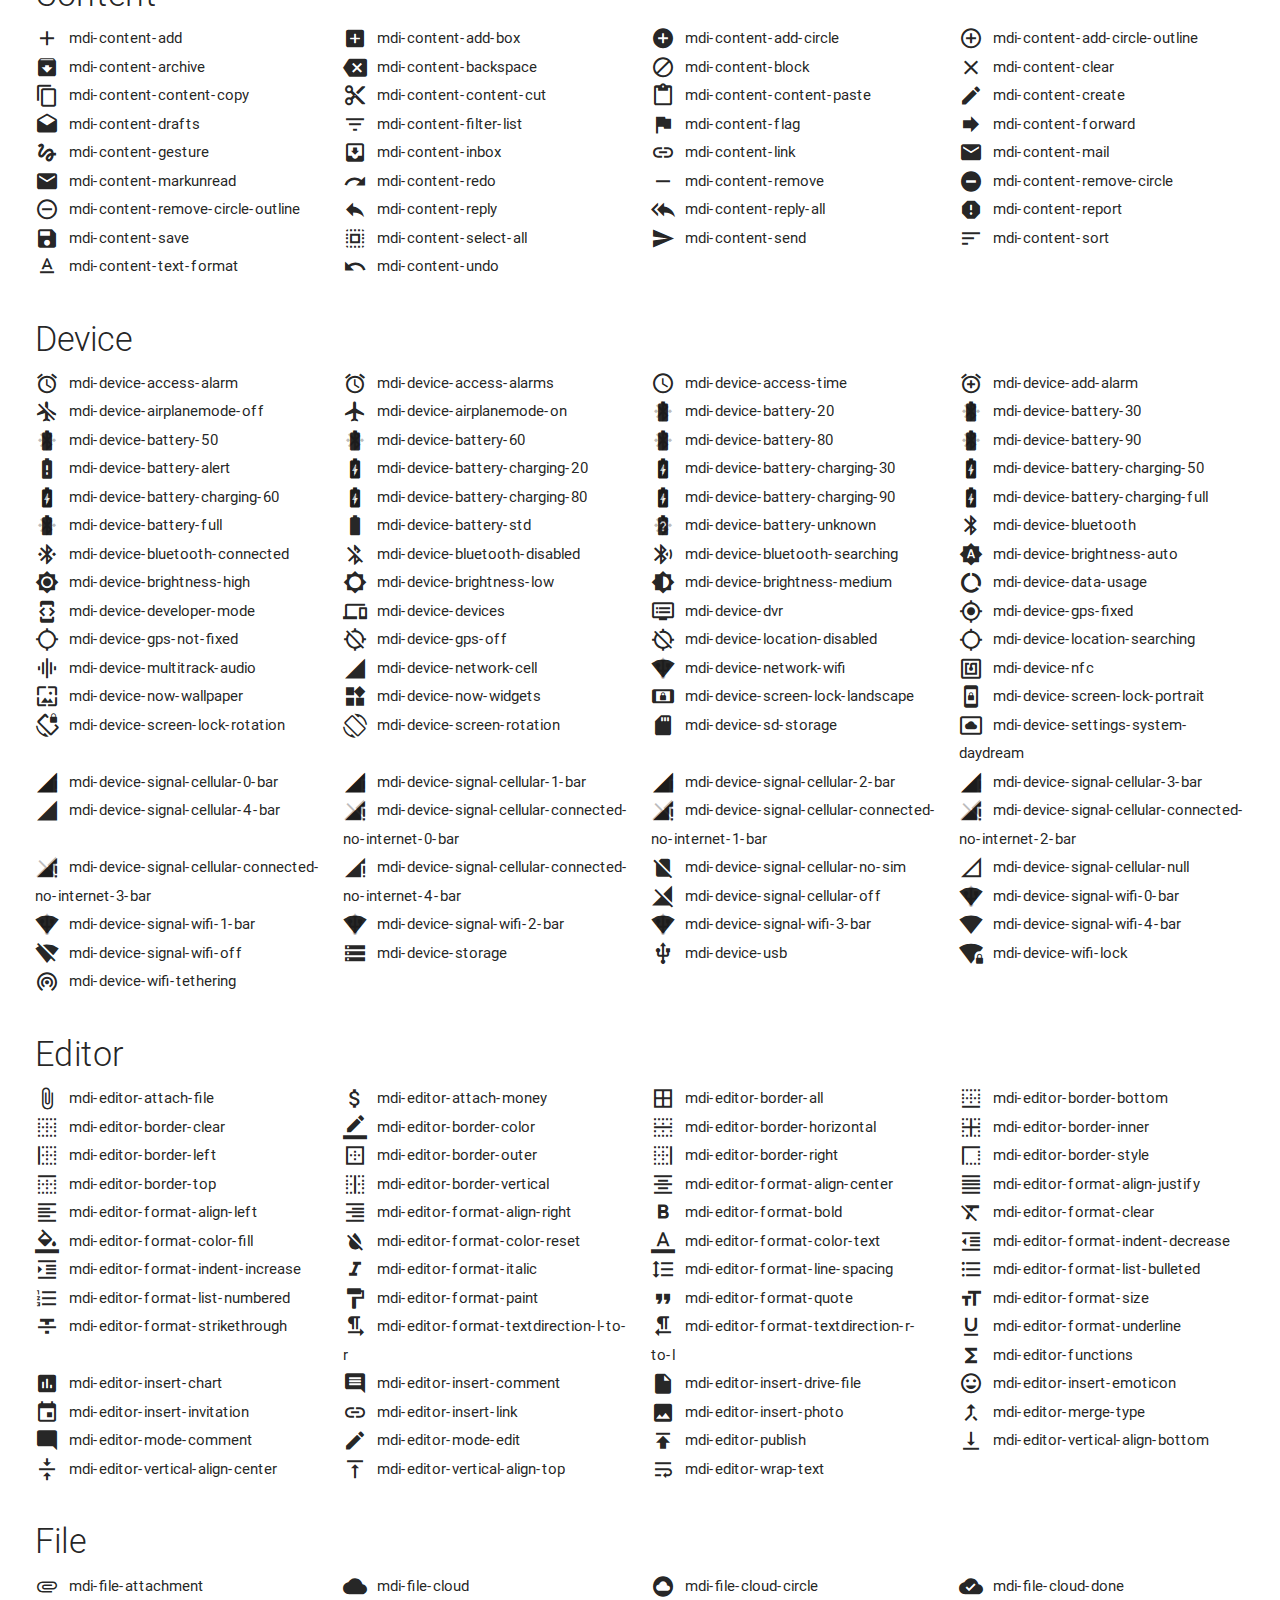
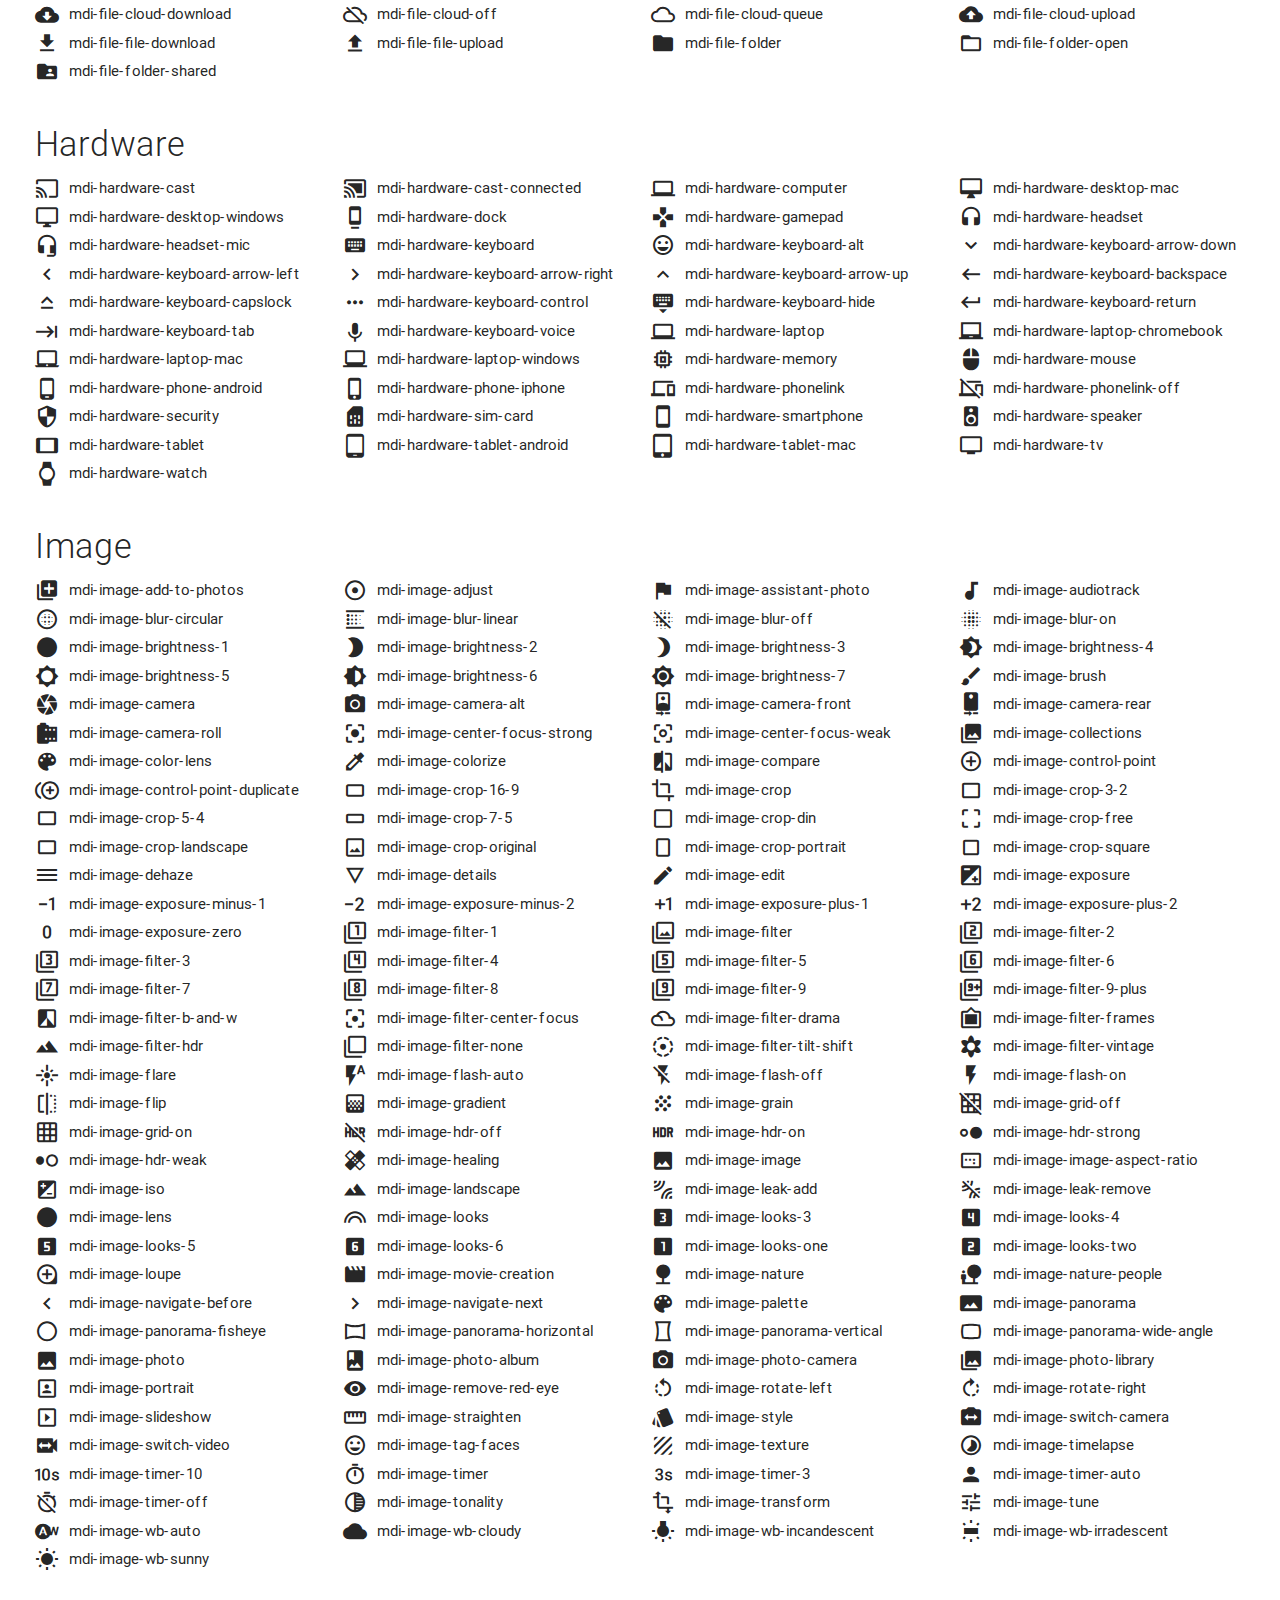
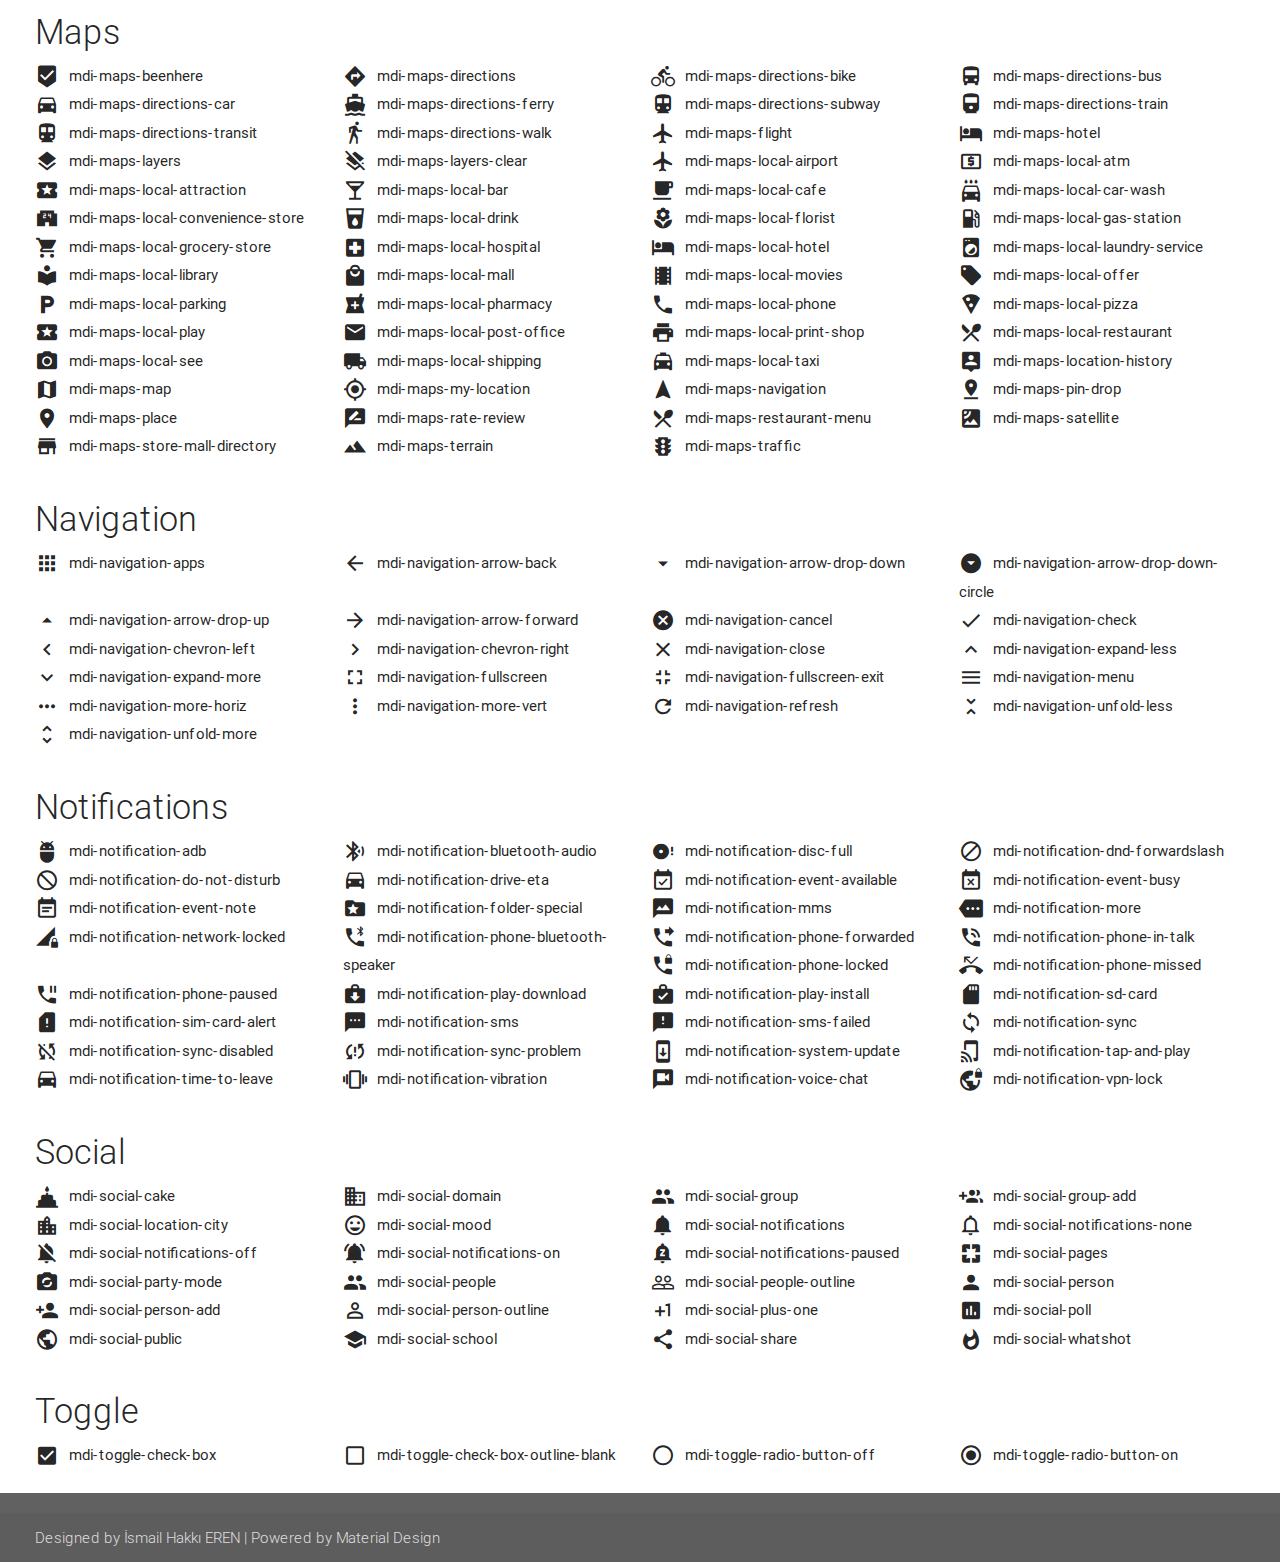
<file: icons.html>
<!DOCTYPE html>
<html lang="en">
<head>
    <meta http-equiv="Content-Type" content="text/html; charset=UTF-8">
    <meta name="viewport" content="width=device-width, initial-scale=1, maximum-scale=1.0, user-scalable=no">
    <meta http-equiv="X-UA-Compatible" content="IE=edge">
    <meta name="msapplication-tap-highlight" content="no">
    <meta name="description" content="Favorilize is free material design admin template that personal and commercial use. It is inspired by powerful-lightweight fully responsive retina display on compatible admin template based on Material Design">
    <meta name="keywords" content="Favorilize, admin template, dashboard template, flat admin template, responsive admin template,">
    <title>Favorilize- Favorilize Design Admin Template</title>
	<link href="css/prism.css" type="text/css" rel="stylesheet" media="screen,projection">
	<link href="css/materialize.css" type="text/css" rel="stylesheet" media="screen,projection">
    <link href="css/style.css" type="text/css" rel="stylesheet" media="screen,projection">  
</head>

<body>
    <header id="header" class="page-topbar">
        <div class="navbar-fixed">
            <nav class="grey darken-2">
                <div class="nav-wrapper">                    
                    <ul class="left">                                            
                     <li class="no-hover"><a href="#" data-activates="slide-out" class="menu-sidebar-collapse btn-floating btn-flat btn-medium waves-effect waves-light grey darken-3"><i class="mdi-navigation-menu" ></i></a></li>
                     <li>
						<h1 class="logo-wrapper"><a href="index.html" alt="Favorilize Design Admin Template" class="brand-logo darken-1"><img src="images/Favorilize-logo.png" alt="Favorilizelogo"></a> <span class="logo-text">Favorilize-logo</span></h1>
					</li>
                    </ul>
                    <div class="header-search-wrapper hide-on-med-and-down">
                        <i class="mdi-action-search"></i>
                        <input type="text" name="Search" class="header-search-input z-depth-2" placeholder="Favorilize Template Search"/>
                    </div>
					<ul class="right hide-on-med-and-down profil">
						<li>
							<a class="dropdown-button-profil" href="#!" data-activates="dropdown1">
								<img src="images/avatar.jpg" alt="" class="circle responsive-img valign profile-image" alt="İsmail Hakkı EREN">
								<span>İsmail Hakkı EREN</a>
							</a>
							<ul id="dropdown1" class="dropdown-content profil-detay">
								<li><a href="#!"><i class="mdi-action-account-circle"></i><span>My Profile</span></a></li>
								<li><a href="#!"><i class="mdi-action-list"></i><span>My Tasks</span></a></li>
								<li><a href="#!"><i class="mdi-action-highlight-remove"></i><span>Log Out</span></a></li>
							</ul>
						</li>
					</ul>
                </div>
            </nav>
        </div>
    </header>
    <div id="main">
        <div class="wrapper">
            <aside  class="left-sidebar">
                <ul id="slide-out" class="side-nav leftside-navigation">
                    <li class=" red darken-1">
                        <div class="row">
                           <span class="menu-title white-text">Favorilize Admin Template</span>
						   <div class="divider"></div>
                        </div>
                    </li>
                    <li class="no-padding">
                        <ul class="collapsible collapsible-accordion">
                            <li class="bold"><a class="collapsible-header waves-effect waves-light-blue"><i class="mdi-content-add-box"></i> CSS</a>
                                <div class="collapsible-body">
                                    <ul>
										<li><a href="color.html" title="Favorilize Color">Color</a></li>
                                        <li><a href="typography.html" title="Favorilize Typography">Typography</a></li>                                     
                                        <li><a href="icons.html" title="Favorilize Icons">Icons</a></li>
										<li><a href="shadow.html" title="Favorilize Shadow">Shadow</a></li>
                                        <li><a href="media.html" title="Favorilize Media">Media</a></li>
										<li><a href="helpers.html" title="Favorilize Helpers">Helpers</a></li>
                                    </ul>
                                </div>
                            </li>
                           <!-- <li class="bold"><a class="collapsible-header  waves-effect waves-light-blue"><i class="mdi-image-palette"></i> UI Elements</a>
                                <div class="collapsible-body">
                                    <ul>
                                        <li><a href="#">Buttons</a>
                                        </li>
                                        <li><a href="#">Badges</a>
                                        </li>
                                        <li><a href="#">Cards</a>
                                        </li>
                                        <li><a href="#">Collections</a>
                                        </li>
                                        <li><a href="#">Accordian</a>
                                        </li>
                                        <li><a href="#">Tabs</a>
                                        </li>
                                        <li><a href="#">Navbar</a>
                                        </li>
                                        <li><a href="#">Pagination</a>
                                        </li>
                                        <li><a href="#">Preloader</a>
                                        </li>
                                        <li><a href="#">Modals</a>
                                        </li>
                                        <li><a href="#">Media</a>
                                        </li>
                                        <li><a href="#">Toasts</a>
                                        </li>
                                        <li><a href="#">Tooltip</a>
                                        </li>
                                        <li><a href="#">Waves</a>
                                        </li>
                                    </ul>
                                </div>
                            </li>-->
                            <li class="bold"><a class="collapsible-header  waves-effect waves-light-blue" title="Favorilize Tables"><i class="mdi-action-credit-card"></i> Tables</a>
                                <div class="collapsible-body">
                                    <ul>
                                        <li><a href="table-basic.html" title="Favorilize Basic Table">Basic Table</a></li>
                                        <li><a href="table-dataTable.html" title="Favorilize Data Table">Data Table</a></li>
                                    </ul>
                                </div>
                            </li>
                           <!-- <li class="bold"><a class="collapsible-header  waves-effect waves-light-blue"><i class="mdi-editor-insert-comment"></i> Forms</a>
                                <div class="collapsible-body">
                                    <ul>
                                        <li><a href="#">Form Elements</a>
                                        </li>
                                        <li><a href="#">Form Layouts</a>
                                        </li>
                                    </ul>
                                </div>
                            </li>
                            <li class="bold"><a class="collapsible-header  waves-effect waves-light-blue"><i class="mdi-social-pages"></i> Pages</a>
                                <div class="collapsible-body">
                                    <ul>                                        
                                        <li><a href="#">Contact Page</a>
                                        </li>
                                        <li><a href="#">ToDos</a>
                                        </li>
                                        <li><a href="#">Blog Type 1</a>
                                        </li>
                                        <li><a href="#">Blog Type 2</a>
                                        </li>
                                        <li><a href="#">404</a>
                                        </li>
                                        <li><a href="#">500</a>
                                        </li>
                                        <li><a href="#">Blank</a>
                                        </li>
                                    </ul>
                                </div>
                            </li>  --> 
                        </ul>
                    </li>
                    <li>
						<a href="grid.html" title="Favorilize Grid System">
							<i class="mdi-image-grid-on"></i> Grid
						</a>
                    </li>
                   <!-- 
                    <li>
						<a href="#"><i class="mdi-communication-live-help"></i> Helpers</a>
                    </li>           
                    <li class="li-hover">
                        <div class="row">
                            <div class="col s12 m12 l12">
                                <div class="sample-chart-wrapper">                            
                                    <div class="ct-chart ct-golden-section" id="ct2-chart"></div>
                                </div>
                            </div>
                        </div>
                    </li>-->
                </ul>
            </aside>
            <section id="content">
				<div class="breadcrumbs red darken-1">
					<div class="row">
						<div class="col s12 m12 l12">
							<h5>Favorilize Icons</h5>
						</div>
					</div>
				</div>
				<div class="container">
					<div class="col s12 m12 l12 ">
						<div id="action" class="row scrollspy">
							<p class="caption">We have included 740 Material Design Icons courtesy of Google. You can download them directly from the <a href="https://github.com/google/material-design-icons">Material Design specs</a>. The icon font was made and packed by <a href="http://fezvrasta.github.io/bootstrap-material-design/">Bootstrap Material Design</a>.</p>
							<h4>Usage</h4>
							<p>To use these icons, just place the name of the icon into the class of an i tag</p>
							<pre class=" language-markup"><code class=" language-markup">
  <span class="token tag"><span class="token tag"><span class="token punctuation">&lt;</span>link</span> <span class="token attr-name">href</span><span class="token attr-value"><span class="token punctuation">=</span><span class="token punctuation">"</span>https://fonts.googleapis.com/icon?family<span class="token punctuation">=</span>Material+Icons<span class="token punctuation">"</span></span> <span class="token attr-name">rel</span><span class="token attr-value"><span class="token punctuation">=</span><span class="token punctuation">"</span>stylesheet<span class="token punctuation">"</span></span><span class="token punctuation">&gt;</span></span></code></pre>
							<h4>Sizes</h4>
							<p>To control the size of the icon, change the <code class=" language-css"><strong class="token property">font-size</strong><strong class="token punctuation">:</strong> 30px</code> property of your icon. Optionally you can use preset classes as shown below.</p>
							<pre class=" language-markup"><code class=" language-markup">
      <span class="token comment" spellcheck="true">&lt;!--
      Sizes:
      tiny: 1rem
      small: 2rem
      medium: 4rem
      large: 6rem
      --&gt;</span>
      <span class="token tag"><span class="token tag"><span class="token punctuation">&lt;</span>i</span> <span class="token attr-name">class</span><span class="token attr-value"><span class="token punctuation">=</span><span class="token punctuation">"</span>large material-icons<span class="token punctuation">"</span></span><span class="token punctuation">&gt;</span></span>insert_chart<span class="token tag"><span class="token tag"><span class="token punctuation">&lt;/</span>i</span><span class="token punctuation">&gt;</span></span>
            </code></pre>
							<div class="row">
								<div class="center-align">
									<div class="col s12 m3 l3"><i class="mdi-editor-insert-chart tiny icon-demo"></i><br><p>Tiny</p></div>
									<div class="col s12 m3 l3"><i class="mdi-editor-insert-chart small icon-demo"></i><br><p>Small</p></div>
									<div class="col s12 m3 l3"><i class="mdi-editor-insert-chart medium icon-demo"></i><br><p>Medium</p></div>
									<div class="col s12 m3 l3"><i class="mdi-editor-insert-chart large icon-demo"></i><br><p>Large</p></div>
								</div>
							</div>
							<div class="row icon-container favorilize-icon">
								<h4 class="light col s12">Action</h4><br>
								<div class="icon-preview col s12 m6 l3"><i class="mdi-action-3d-rotation"></i><span>mdi-action-3d-rotation</span></div>
								<div class="icon-preview col s12 m6 l3"><i class="mdi-action-accessibility"></i><span>mdi-action-accessibility</span></div>
								<div class="icon-preview col s12 m6 l3"><i class="mdi-action-account-balance"></i><span>mdi-action-account-balance</span></div>
								<div class="icon-preview col s12 m6 l3"><i class="mdi-action-account-balance-wallet"></i><span>mdi-action-account-balance-wallet</span></div>
								<div class="icon-preview col s12 m6 l3"><i class="mdi-action-account-box"></i><span>mdi-action-account-box</span></div>
								<div class="icon-preview col s12 m6 l3"><i class="mdi-action-account-child"></i><span>mdi-action-account-child</span></div>
								<div class="icon-preview col s12 m6 l3"><i class="mdi-action-account-circle"></i><span>mdi-action-account-circle</span></div>
								<div class="icon-preview col s12 m6 l3"><i class="mdi-action-add-shopping-cart"></i><span>mdi-action-add-shopping-cart</span></div>
								<div class="icon-preview col s12 m6 l3"><i class="mdi-action-alarm-add"></i><span>mdi-action-alarm-add</span></div>
								<div class="icon-preview col s12 m6 l3"><i class="mdi-action-alarm-off"></i><span>mdi-action-alarm-off</span></div>
								<div class="icon-preview col s12 m6 l3"><i class="mdi-action-alarm-on"></i><span>mdi-action-alarm-on</span></div>
								<div class="icon-preview col s12 m6 l3"><i class="mdi-action-android"></i><span>mdi-action-android</span></div>
								<div class="icon-preview col s12 m6 l3"><i class="mdi-action-announcement"></i><span>mdi-action-announcement</span></div>
								<div class="icon-preview col s12 m6 l3"><i class="mdi-action-aspect-ratio"></i><span>mdi-action-aspect-ratio</span></div>
								<div class="icon-preview col s12 m6 l3"><i class="mdi-action-assessment"></i><span>mdi-action-assessment</span></div>
								<div class="icon-preview col s12 m6 l3"><i class="mdi-action-assignment"></i><span>mdi-action-assignment</span></div>
								<div class="icon-preview col s12 m6 l3"><i class="mdi-action-assignment-ind"></i><span>mdi-action-assignment-ind</span></div>
								<div class="icon-preview col s12 m6 l3"><i class="mdi-action-assignment-late"></i><span>mdi-action-assignment-late</span></div>
								<div class="icon-preview col s12 m6 l3"><i class="mdi-action-assignment-return"></i><span>mdi-action-assignment-return</span></div>
								<div class="icon-preview col s12 m6 l3"><i class="mdi-action-assignment-returned"></i><span>mdi-action-assignment-returned</span></div>
								<div class="icon-preview col s12 m6 l3"><i class="mdi-action-assignment-turned-in"></i><span>mdi-action-assignment-turned-in</span></div>
								<div class="icon-preview col s12 m6 l3"><i class="mdi-action-autorenew"></i><span>mdi-action-autorenew</span></div>
								<div class="icon-preview col s12 m6 l3"><i class="mdi-action-backup"></i><span>mdi-action-backup</span></div>
								<div class="icon-preview col s12 m6 l3"><i class="mdi-action-book"></i><span>mdi-action-book</span></div>
								<div class="icon-preview col s12 m6 l3"><i class="mdi-action-bookmark"></i><span>mdi-action-bookmark</span></div>
								<div class="icon-preview col s12 m6 l3"><i class="mdi-action-bookmark-outline"></i><span>mdi-action-bookmark-outline</span></div>
								<div class="icon-preview col s12 m6 l3"><i class="mdi-action-bug-report"></i><span>mdi-action-bug-report</span></div>
								<div class="icon-preview col s12 m6 l3"><i class="mdi-action-cached"></i><span>mdi-action-cached</span></div>
								<div class="icon-preview col s12 m6 l3"><i class="mdi-action-class"></i><span>mdi-action-class</span></div>
								<div class="icon-preview col s12 m6 l3"><i class="mdi-action-credit-card"></i><span>mdi-action-credit-card</span></div>
								<div class="icon-preview col s12 m6 l3"><i class="mdi-action-dashboard"></i><span>mdi-action-dashboard</span></div>
								<div class="icon-preview col s12 m6 l3"><i class="mdi-action-delete"></i><span>mdi-action-delete</span></div>
								<div class="icon-preview col s12 m6 l3"><i class="mdi-action-description"></i><span>mdi-action-description</span></div>
								<div class="icon-preview col s12 m6 l3"><i class="mdi-action-dns"></i><span>mdi-action-dns</span></div>
								<div class="icon-preview col s12 m6 l3"><i class="mdi-action-done"></i><span>mdi-action-done</span></div>
								<div class="icon-preview col s12 m6 l3"><i class="mdi-action-done-all"></i><span>mdi-action-done-all</span></div>
								<div class="icon-preview col s12 m6 l3"><i class="mdi-action-event"></i><span>mdi-action-event</span></div>
								<div class="icon-preview col s12 m6 l3"><i class="mdi-action-exit-to-app"></i><span>mdi-action-exit-to-app</span></div>
								<div class="icon-preview col s12 m6 l3"><i class="mdi-action-explore"></i><span>mdi-action-explore</span></div>
								<div class="icon-preview col s12 m6 l3"><i class="mdi-action-extension"></i><span>mdi-action-extension</span></div>
								<div class="icon-preview col s12 m6 l3"><i class="mdi-action-face-unlock"></i><span>mdi-action-face-unlock</span></div>
								<div class="icon-preview col s12 m6 l3"><i class="mdi-action-favorite"></i><span>mdi-action-favorite</span></div>
								<div class="icon-preview col s12 m6 l3"><i class="mdi-action-favorite-outline"></i><span>mdi-action-favorite-outline</span></div>
								<div class="icon-preview col s12 m6 l3"><i class="mdi-action-find-in-page"></i><span>mdi-action-find-in-page</span></div>
								<div class="icon-preview col s12 m6 l3"><i class="mdi-action-find-replace"></i><span>mdi-action-find-replace</span></div>
								<div class="icon-preview col s12 m6 l3"><i class="mdi-action-flip-to-back"></i><span>mdi-action-flip-to-back</span></div>
								<div class="icon-preview col s12 m6 l3"><i class="mdi-action-flip-to-front"></i><span>mdi-action-flip-to-front</span></div>
								<div class="icon-preview col s12 m6 l3"><i class="mdi-action-get-app"></i><span>mdi-action-get-app</span></div>
								<div class="icon-preview col s12 m6 l3"><i class="mdi-action-grade"></i><span>mdi-action-grade</span></div>
								<div class="icon-preview col s12 m6 l3"><i class="mdi-action-group-work"></i><span>mdi-action-group-work</span></div>
								<div class="icon-preview col s12 m6 l3"><i class="mdi-action-help"></i><span>mdi-action-help</span></div>
								<div class="icon-preview col s12 m6 l3"><i class="mdi-action-highlight-remove"></i><span>mdi-action-highlight-remove</span></div>
								<div class="icon-preview col s12 m6 l3"><i class="mdi-action-history"></i><span>mdi-action-history</span></div>
								<div class="icon-preview col s12 m6 l3"><i class="mdi-action-home"></i><span>mdi-action-home</span></div>
								<div class="icon-preview col s12 m6 l3"><i class="mdi-action-https"></i><span>mdi-action-https</span></div>
								<div class="icon-preview col s12 m6 l3"><i class="mdi-action-info"></i><span>mdi-action-info</span></div>
								<div class="icon-preview col s12 m6 l3"><i class="mdi-action-info-outline"></i><span>mdi-action-info-outline</span></div>
								<div class="icon-preview col s12 m6 l3"><i class="mdi-action-input"></i><span>mdi-action-input</span></div>
								<div class="icon-preview col s12 m6 l3"><i class="mdi-action-invert-colors"></i><span>mdi-action-invert-colors</span></div>
								<div class="icon-preview col s12 m6 l3"><i class="mdi-action-label"></i><span>mdi-action-label</span></div>
								<div class="icon-preview col s12 m6 l3"><i class="mdi-action-label-outline"></i><span>mdi-action-label-outline</span></div>
								<div class="icon-preview col s12 m6 l3"><i class="mdi-action-language"></i><span>mdi-action-language</span></div>
								<div class="icon-preview col s12 m6 l3"><i class="mdi-action-launch"></i><span>mdi-action-launch</span></div>
								<div class="icon-preview col s12 m6 l3"><i class="mdi-action-list"></i><span>mdi-action-list</span></div>
								<div class="icon-preview col s12 m6 l3"><i class="mdi-action-lock"></i><span>mdi-action-lock</span></div>
								<div class="icon-preview col s12 m6 l3"><i class="mdi-action-lock-open"></i><span>mdi-action-lock-open</span></div>
								<div class="icon-preview col s12 m6 l3"><i class="mdi-action-lock-outline"></i><span>mdi-action-lock-outline</span></div>
								<div class="icon-preview col s12 m6 l3"><i class="mdi-action-loyalty"></i><span>mdi-action-loyalty</span></div>
								<div class="icon-preview col s12 m6 l3"><i class="mdi-action-markunread-mailbox"></i><span>mdi-action-markunread-mailbox</span></div>
								<div class="icon-preview col s12 m6 l3"><i class="mdi-action-note-add"></i><span>mdi-action-note-add</span></div>
								<div class="icon-preview col s12 m6 l3"><i class="mdi-action-open-in-browser"></i><span>mdi-action-open-in-browser</span></div>
								<div class="icon-preview col s12 m6 l3"><i class="mdi-action-open-in-new"></i><span>mdi-action-open-in-new</span></div>
								<div class="icon-preview col s12 m6 l3"><i class="mdi-action-open-with"></i><span>mdi-action-open-with</span></div>
								<div class="icon-preview col s12 m6 l3"><i class="mdi-action-pageview"></i><span>mdi-action-pageview</span></div>
								<div class="icon-preview col s12 m6 l3"><i class="mdi-action-payment"></i><span>mdi-action-payment</span></div>
								<div class="icon-preview col s12 m6 l3"><i class="mdi-action-perm-camera-mic"></i><span>mdi-action-perm-camera-mic</span></div>
								<div class="icon-preview col s12 m6 l3"><i class="mdi-action-perm-contact-cal"></i><span>mdi-action-perm-contact-cal</span></div>
								<div class="icon-preview col s12 m6 l3"><i class="mdi-action-perm-data-setting"></i><span>mdi-action-perm-data-setting</span></div>
								<div class="icon-preview col s12 m6 l3"><i class="mdi-action-perm-device-info"></i><span>mdi-action-perm-device-info</span></div>
								<div class="icon-preview col s12 m6 l3"><i class="mdi-action-perm-identity"></i><span>mdi-action-perm-identity</span></div>
								<div class="icon-preview col s12 m6 l3"><i class="mdi-action-perm-media"></i><span>mdi-action-perm-media</span></div>
								<div class="icon-preview col s12 m6 l3"><i class="mdi-action-perm-phone-msg"></i><span>mdi-action-perm-phone-msg</span></div>
								<div class="icon-preview col s12 m6 l3"><i class="mdi-action-perm-scan-wifi"></i><span>mdi-action-perm-scan-wifi</span></div>
								<div class="icon-preview col s12 m6 l3"><i class="mdi-action-picture-in-picture"></i><span>mdi-action-picture-in-picture</span></div>
								<div class="icon-preview col s12 m6 l3"><i class="mdi-action-polymer"></i><span>mdi-action-polymer</span></div>
								<div class="icon-preview col s12 m6 l3"><i class="mdi-action-print"></i><span>mdi-action-print</span></div>
								<div class="icon-preview col s12 m6 l3"><i class="mdi-action-query-builder"></i><span>mdi-action-query-builder</span></div>
								<div class="icon-preview col s12 m6 l3"><i class="mdi-action-question-answer"></i><span>mdi-action-question-answer</span></div>
								<div class="icon-preview col s12 m6 l3"><i class="mdi-action-receipt"></i><span>mdi-action-receipt</span></div>
								<div class="icon-preview col s12 m6 l3"><i class="mdi-action-redeem"></i><span>mdi-action-redeem</span></div>
								<div class="icon-preview col s12 m6 l3"><i class="mdi-action-report-problem"></i><span>mdi-action-report-problem</span></div>
								<div class="icon-preview col s12 m6 l3"><i class="mdi-action-restore"></i><span>mdi-action-restore</span></div>
								<div class="icon-preview col s12 m6 l3"><i class="mdi-action-room"></i><span>mdi-action-room</span></div>
								<div class="icon-preview col s12 m6 l3"><i class="mdi-action-schedule"></i><span>mdi-action-schedule</span></div>
								<div class="icon-preview col s12 m6 l3"><i class="mdi-action-search"></i><span>mdi-action-search</span></div>
								<div class="icon-preview col s12 m6 l3"><i class="mdi-action-settings"></i><span>mdi-action-settings</span></div>
								<div class="icon-preview col s12 m6 l3"><i class="mdi-action-settings-applications"></i><span>mdi-action-settings-applications</span></div>
								<div class="icon-preview col s12 m6 l3"><i class="mdi-action-settings-backup-restore"></i><span>mdi-action-settings-backup-restore</span></div>
								<div class="icon-preview col s12 m6 l3"><i class="mdi-action-settings-bluetooth"></i><span>mdi-action-settings-bluetooth</span></div>
								<div class="icon-preview col s12 m6 l3"><i class="mdi-action-settings-cell"></i><span>mdi-action-settings-cell</span></div>
								<div class="icon-preview col s12 m6 l3"><i class="mdi-action-settings-display"></i><span>mdi-action-settings-display</span></div>
								<div class="icon-preview col s12 m6 l3"><i class="mdi-action-settings-ethernet"></i><span>mdi-action-settings-ethernet</span></div>
								<div class="icon-preview col s12 m6 l3"><i class="mdi-action-settings-input-antenna"></i><span>mdi-action-settings-input-antenna</span></div>
								<div class="icon-preview col s12 m6 l3"><i class="mdi-action-settings-input-component"></i><span>mdi-action-settings-input-component</span></div>
								<div class="icon-preview col s12 m6 l3"><i class="mdi-action-settings-input-composite"></i><span>mdi-action-settings-input-composite</span></div>
								<div class="icon-preview col s12 m6 l3"><i class="mdi-action-settings-input-hdmi"></i><span>mdi-action-settings-input-hdmi</span></div>
								<div class="icon-preview col s12 m6 l3"><i class="mdi-action-settings-input-svideo"></i><span>mdi-action-settings-input-svideo</span></div>
								<div class="icon-preview col s12 m6 l3"><i class="mdi-action-settings-overscan"></i><span>mdi-action-settings-overscan</span></div>
								<div class="icon-preview col s12 m6 l3"><i class="mdi-action-settings-phone"></i><span>mdi-action-settings-phone</span></div>
								<div class="icon-preview col s12 m6 l3"><i class="mdi-action-settings-power"></i><span>mdi-action-settings-power</span></div>
								<div class="icon-preview col s12 m6 l3"><i class="mdi-action-settings-remote"></i><span>mdi-action-settings-remote</span></div>
								<div class="icon-preview col s12 m6 l3"><i class="mdi-action-settings-voice"></i><span>mdi-action-settings-voice</span></div>
								<div class="icon-preview col s12 m6 l3"><i class="mdi-action-shop"></i><span>mdi-action-shop</span></div>
								<div class="icon-preview col s12 m6 l3"><i class="mdi-action-shop-two"></i><span>mdi-action-shop-two</span></div>
								<div class="icon-preview col s12 m6 l3"><i class="mdi-action-shopping-basket"></i><span>mdi-action-shopping-basket</span></div>
								<div class="icon-preview col s12 m6 l3"><i class="mdi-action-shopping-cart"></i><span>mdi-action-shopping-cart</span></div>
								<div class="icon-preview col s12 m6 l3"><i class="mdi-action-speaker-notes"></i><span>mdi-action-speaker-notes</span></div>
								<div class="icon-preview col s12 m6 l3"><i class="mdi-action-spellcheck"></i><span>mdi-action-spellcheck</span></div>
								<div class="icon-preview col s12 m6 l3"><i class="mdi-action-star-rate"></i><span>mdi-action-star-rate</span></div>
								<div class="icon-preview col s12 m6 l3"><i class="mdi-action-stars"></i><span>mdi-action-stars</span></div>
								<div class="icon-preview col s12 m6 l3"><i class="mdi-action-store"></i><span>mdi-action-store</span></div>
								<div class="icon-preview col s12 m6 l3"><i class="mdi-action-subject"></i><span>mdi-action-subject</span></div>
								<div class="icon-preview col s12 m6 l3"><i class="mdi-action-swap-horiz"></i><span>mdi-action-swap-horiz</span></div>
								<div class="icon-preview col s12 m6 l3"><i class="mdi-action-swap-vert"></i><span>mdi-action-swap-vert</span></div>
								<div class="icon-preview col s12 m6 l3"><i class="mdi-action-swap-vert-circle"></i><span>mdi-action-swap-vert-circle</span></div>
								<div class="icon-preview col s12 m6 l3"><i class="mdi-action-system-update-tv"></i><span>mdi-action-system-update-tv</span></div>
								<div class="icon-preview col s12 m6 l3"><i class="mdi-action-tab"></i><span>mdi-action-tab</span></div>
								<div class="icon-preview col s12 m6 l3"><i class="mdi-action-tab-unselected"></i><span>mdi-action-tab-unselected</span></div>
								<div class="icon-preview col s12 m6 l3"><i class="mdi-action-theaters"></i><span>mdi-action-theaters</span></div>
								<div class="icon-preview col s12 m6 l3"><i class="mdi-action-thumb-down"></i><span>mdi-action-thumb-down</span></div>
								<div class="icon-preview col s12 m6 l3"><i class="mdi-action-thumb-up"></i><span>mdi-action-thumb-up</span></div>
								<div class="icon-preview col s12 m6 l3"><i class="mdi-action-thumbs-up-down"></i><span>mdi-action-thumbs-up-down</span></div>
								<div class="icon-preview col s12 m6 l3"><i class="mdi-action-toc"></i><span>mdi-action-toc</span></div>
								<div class="icon-preview col s12 m6 l3"><i class="mdi-action-today"></i><span>mdi-action-today</span></div>
								<div class="icon-preview col s12 m6 l3"><i class="mdi-action-track-changes"></i><span>mdi-action-track-changes</span></div>
								<div class="icon-preview col s12 m6 l3"><i class="mdi-action-translate"></i><span>mdi-action-translate</span></div>
								<div class="icon-preview col s12 m6 l3"><i class="mdi-action-trending-down"></i><span>mdi-action-trending-down</span></div>
								<div class="icon-preview col s12 m6 l3"><i class="mdi-action-trending-neutral"></i><span>mdi-action-trending-neutral</span></div>
								<div class="icon-preview col s12 m6 l3"><i class="mdi-action-trending-up"></i><span>mdi-action-trending-up</span></div>
								<div class="icon-preview col s12 m6 l3"><i class="mdi-action-turned-in"></i><span>mdi-action-turned-in</span></div>
								<div class="icon-preview col s12 m6 l3"><i class="mdi-action-turned-in-not"></i><span>mdi-action-turned-in-not</span></div>
								<div class="icon-preview col s12 m6 l3"><i class="mdi-action-verified-user"></i><span>mdi-action-verified-user</span></div>
								<div class="icon-preview col s12 m6 l3"><i class="mdi-action-view-agenda"></i><span>mdi-action-view-agenda</span></div>
								<div class="icon-preview col s12 m6 l3"><i class="mdi-action-view-array"></i><span>mdi-action-view-array</span></div>
								<div class="icon-preview col s12 m6 l3"><i class="mdi-action-view-carousel"></i><span>mdi-action-view-carousel</span></div>
								<div class="icon-preview col s12 m6 l3"><i class="mdi-action-view-column"></i><span>mdi-action-view-column</span></div>
								<div class="icon-preview col s12 m6 l3"><i class="mdi-action-view-day"></i><span>mdi-action-view-day</span></div>
								<div class="icon-preview col s12 m6 l3"><i class="mdi-action-view-headline"></i><span>mdi-action-view-headline</span></div>
								<div class="icon-preview col s12 m6 l3"><i class="mdi-action-view-list"></i><span>mdi-action-view-list</span></div>
								<div class="icon-preview col s12 m6 l3"><i class="mdi-action-view-module"></i><span>mdi-action-view-module</span></div>
								<div class="icon-preview col s12 m6 l3"><i class="mdi-action-view-quilt"></i><span>mdi-action-view-quilt</span></div>
								<div class="icon-preview col s12 m6 l3"><i class="mdi-action-view-stream"></i><span>mdi-action-view-stream</span></div>
								<div class="icon-preview col s12 m6 l3"><i class="mdi-action-view-week"></i><span>mdi-action-view-week</span></div>
								<div class="icon-preview col s12 m6 l3"><i class="mdi-action-visibility"></i><span>mdi-action-visibility</span></div>
								<div class="icon-preview col s12 m6 l3"><i class="mdi-action-visibility-off"></i><span>mdi-action-visibility-off</span></div>
								<div class="icon-preview col s12 m6 l3"><i class="mdi-action-wallet-giftcard"></i><span>mdi-action-wallet-giftcard</span></div>
								<div class="icon-preview col s12 m6 l3"><i class="mdi-action-wallet-membership"></i><span>mdi-action-wallet-membership</span></div>
								<div class="icon-preview col s12 m6 l3"><i class="mdi-action-wallet-travel"></i><span>mdi-action-wallet-travel</span></div>
								<div class="icon-preview col s12 m6 l3"><i class="mdi-action-work"></i><span>mdi-action-work</span></div>
							</div>
						</div>
						<div id="alert" class="row icon-container scrollspy favorilize-icon">
							<h4 class="light col s12">Alert</h4>
							<div class="icon-preview col s12 m6 l3"><i class="mdi-alert-error"></i><span>mdi-alert-error</span></div>
							<div class="icon-preview col s12 m6 l3"><i class="mdi-alert-warning"></i><span>mdi-alert-warning</span></div>
						</div>
						<div id="av" class="row icon-container scrollspy favorilize-icon">
							<h4 class="light col s12">AV</h4>
							<div class="icon-preview col s12 m6 l3"><i class="mdi-av-album"></i><span>mdi-av-album</span></div>
							<div class="icon-preview col s12 m6 l3"><i class="mdi-av-timer"></i><span>mdi-av-timer</span></div>
							<div class="icon-preview col s12 m6 l3"><i class="mdi-av-closed-caption"></i><span>mdi-av-closed-caption</span></div>
							<div class="icon-preview col s12 m6 l3"><i class="mdi-av-equalizer"></i><span>mdi-av-equalizer</span></div>
							<div class="icon-preview col s12 m6 l3"><i class="mdi-av-explicit"></i><span>mdi-av-explicit</span></div>
							<div class="icon-preview col s12 m6 l3"><i class="mdi-av-fast-forward"></i><span>mdi-av-fast-forward</span></div>
							<div class="icon-preview col s12 m6 l3"><i class="mdi-av-fast-rewind"></i><span>mdi-av-fast-rewind</span></div>
							<div class="icon-preview col s12 m6 l3"><i class="mdi-av-games"></i><span>mdi-av-games</span></div>
							<div class="icon-preview col s12 m6 l3"><i class="mdi-av-hearing"></i><span>mdi-av-hearing</span></div>
							<div class="icon-preview col s12 m6 l3"><i class="mdi-av-high-quality"></i><span>mdi-av-high-quality</span></div>
							<div class="icon-preview col s12 m6 l3"><i class="mdi-av-loop"></i><span>mdi-av-loop</span></div>
							<div class="icon-preview col s12 m6 l3"><i class="mdi-av-mic"></i><span>mdi-av-mic</span></div>
							<div class="icon-preview col s12 m6 l3"><i class="mdi-av-mic-none"></i><span>mdi-av-mic-none</span></div>
							<div class="icon-preview col s12 m6 l3"><i class="mdi-av-mic-off"></i><span>mdi-av-mic-off</span></div>
							<div class="icon-preview col s12 m6 l3"><i class="mdi-av-movie"></i><span>mdi-av-movie</span></div>
							<div class="icon-preview col s12 m6 l3"><i class="mdi-av-my-library-add"></i><span>mdi-av-my-library-add</span></div>
							<div class="icon-preview col s12 m6 l3"><i class="mdi-av-my-library-books"></i><span>mdi-av-my-library-books</span></div>
							<div class="icon-preview col s12 m6 l3"><i class="mdi-av-my-library-music"></i><span>mdi-av-my-library-music</span></div>
							<div class="icon-preview col s12 m6 l3"><i class="mdi-av-new-releases"></i><span>mdi-av-new-releases</span></div>
							<div class="icon-preview col s12 m6 l3"><i class="mdi-av-not-interested"></i><span>mdi-av-not-interested</span></div>
							<div class="icon-preview col s12 m6 l3"><i class="mdi-av-pause"></i><span>mdi-av-pause</span></div>
							<div class="icon-preview col s12 m6 l3"><i class="mdi-av-pause-circle-fill"></i><span>mdi-av-pause-circle-fill</span></div>
							<div class="icon-preview col s12 m6 l3"><i class="mdi-av-pause-circle-outline"></i><span>mdi-av-pause-circle-outline</span></div>
							<div class="icon-preview col s12 m6 l3"><i class="mdi-av-play-arrow"></i><span>mdi-av-play-arrow</span></div>
							<div class="icon-preview col s12 m6 l3"><i class="mdi-av-play-circle-fill"></i><span>mdi-av-play-circle-fill</span></div>
							<div class="icon-preview col s12 m6 l3"><i class="mdi-av-play-circle-outline"></i><span>mdi-av-play-circle-outline</span></div>
							<div class="icon-preview col s12 m6 l3"><i class="mdi-av-play-shopping-bag"></i><span>mdi-av-play-shopping-bag</span></div>
							<div class="icon-preview col s12 m6 l3"><i class="mdi-av-playlist-add"></i><span>mdi-av-playlist-add</span></div>
							<div class="icon-preview col s12 m6 l3"><i class="mdi-av-queue"></i><span>mdi-av-queue</span></div>
							<div class="icon-preview col s12 m6 l3"><i class="mdi-av-queue-music"></i><span>mdi-av-queue-music</span></div>
							<div class="icon-preview col s12 m6 l3"><i class="mdi-av-radio"></i><span>mdi-av-radio</span></div>
							<div class="icon-preview col s12 m6 l3"><i class="mdi-av-recent-actors"></i><span>mdi-av-recent-actors</span></div>
							<div class="icon-preview col s12 m6 l3"><i class="mdi-av-repeat"></i><span>mdi-av-repeat</span></div>
							<div class="icon-preview col s12 m6 l3"><i class="mdi-av-repeat-one"></i><span>mdi-av-repeat-one</span></div>
							<div class="icon-preview col s12 m6 l3"><i class="mdi-av-replay"></i><span>mdi-av-replay</span></div>
							<div class="icon-preview col s12 m6 l3"><i class="mdi-av-shuffle"></i><span>mdi-av-shuffle</span></div>
							<div class="icon-preview col s12 m6 l3"><i class="mdi-av-skip-next"></i><span>mdi-av-skip-next</span></div>
							<div class="icon-preview col s12 m6 l3"><i class="mdi-av-skip-previous"></i><span>mdi-av-skip-previous</span></div>
							<div class="icon-preview col s12 m6 l3"><i class="mdi-av-snooze"></i><span>mdi-av-snooze</span></div>
							<div class="icon-preview col s12 m6 l3"><i class="mdi-av-stop"></i><span>mdi-av-stop</span></div>
							<div class="icon-preview col s12 m6 l3"><i class="mdi-av-subtitles"></i><span>mdi-av-subtitles</span></div>
							<div class="icon-preview col s12 m6 l3"><i class="mdi-av-surround-sound"></i><span>mdi-av-surround-sound</span></div>
							<div class="icon-preview col s12 m6 l3"><i class="mdi-av-video-collection"></i><span>mdi-av-video-collection</span></div>
							<div class="icon-preview col s12 m6 l3"><i class="mdi-av-videocam"></i><span>mdi-av-videocam</span></div>
							<div class="icon-preview col s12 m6 l3"><i class="mdi-av-videocam-off"></i><span>mdi-av-videocam-off</span></div>
							<div class="icon-preview col s12 m6 l3"><i class="mdi-av-volume-down"></i><span>mdi-av-volume-down</span></div>
							<div class="icon-preview col s12 m6 l3"><i class="mdi-av-volume-mute"></i><span>mdi-av-volume-mute</span></div>
							<div class="icon-preview col s12 m6 l3"><i class="mdi-av-volume-off"></i><span>mdi-av-volume-off</span></div>
							<div class="icon-preview col s12 m6 l3"><i class="mdi-av-volume-up"></i><span>mdi-av-volume-up</span></div>
							<div class="icon-preview col s12 m6 l3"><i class="mdi-av-web"></i><span>mdi-av-web</span></div>
						</div>
						<div id="communication" class="row icon-container scrollspy favorilize-icon">
							<h4 class="light col s12">Communication</h4>
							<div class="icon-preview col s12 m6 l3"><i class="mdi-communication-business"></i><span>mdi-communication-business</span></div>
							<div class="icon-preview col s12 m6 l3"><i class="mdi-communication-call"></i><span>mdi-communication-call</span></div>
							<div class="icon-preview col s12 m6 l3"><i class="mdi-communication-call-end"></i><span>mdi-communication-call-end</span></div>
							<div class="icon-preview col s12 m6 l3"><i class="mdi-communication-call-made"></i><span>mdi-communication-call-made</span></div>
							<div class="icon-preview col s12 m6 l3"><i class="mdi-communication-call-merge"></i><span>mdi-communication-call-merge</span></div>
							<div class="icon-preview col s12 m6 l3"><i class="mdi-communication-call-missed"></i><span>mdi-communication-call-missed</span></div>
							<div class="icon-preview col s12 m6 l3"><i class="mdi-communication-call-received"></i><span>mdi-communication-call-received</span></div>
							<div class="icon-preview col s12 m6 l3"><i class="mdi-communication-call-split"></i><span>mdi-communication-call-split</span></div>
							<div class="icon-preview col s12 m6 l3"><i class="mdi-communication-chat"></i><span>mdi-communication-chat</span></div>
							<div class="icon-preview col s12 m6 l3"><i class="mdi-communication-clear-all"></i><span>mdi-communication-clear-all</span></div>
							<div class="icon-preview col s12 m6 l3"><i class="mdi-communication-comment"></i><span>mdi-communication-comment</span></div>
							<div class="icon-preview col s12 m6 l3"><i class="mdi-communication-contacts"></i><span>mdi-communication-contacts</span></div>
							<div class="icon-preview col s12 m6 l3"><i class="mdi-communication-dialer-sip"></i><span>mdi-communication-dialer-sip</span></div>
							<div class="icon-preview col s12 m6 l3"><i class="mdi-communication-dialpad"></i><span>mdi-communication-dialpad</span></div>
							<div class="icon-preview col s12 m6 l3"><i class="mdi-communication-dnd-on"></i><span>mdi-communication-dnd-on</span></div>
							<div class="icon-preview col s12 m6 l3"><i class="mdi-communication-email"></i><span>mdi-communication-email</span></div>
							<div class="icon-preview col s12 m6 l3"><i class="mdi-communication-forum"></i><span>mdi-communication-forum</span></div>
							<div class="icon-preview col s12 m6 l3"><i class="mdi-communication-import-export"></i><span>mdi-communication-import-export</span></div>
							<div class="icon-preview col s12 m6 l3"><i class="mdi-communication-invert-colors-off"></i><span>mdi-communication-invert-colors-off</span></div>
							<div class="icon-preview col s12 m6 l3"><i class="mdi-communication-invert-colors-on"></i><span>mdi-communication-invert-colors-on</span></div>
							<div class="icon-preview col s12 m6 l3"><i class="mdi-communication-live-help"></i><span>mdi-communication-live-help</span></div>
							<div class="icon-preview col s12 m6 l3"><i class="mdi-communication-location-off"></i><span>mdi-communication-location-off</span></div>
							<div class="icon-preview col s12 m6 l3"><i class="mdi-communication-location-on"></i><span>mdi-communication-location-on</span></div>
							<div class="icon-preview col s12 m6 l3"><i class="mdi-communication-message"></i><span>mdi-communication-message</span></div>
							<div class="icon-preview col s12 m6 l3"><i class="mdi-communication-messenger"></i><span>mdi-communication-messenger</span></div>
							<div class="icon-preview col s12 m6 l3"><i class="mdi-communication-no-sim"></i><span>mdi-communication-no-sim</span></div>
							<div class="icon-preview col s12 m6 l3"><i class="mdi-communication-phone"></i><span>mdi-communication-phone</span></div>
							<div class="icon-preview col s12 m6 l3"><i class="mdi-communication-portable-wifi-off"></i><span>mdi-communication-portable-wifi-off</span></div>
							<div class="icon-preview col s12 m6 l3"><i class="mdi-communication-quick-contacts-dialer"></i><span>mdi-communication-quick-contacts-dialer</span></div>
							<div class="icon-preview col s12 m6 l3"><i class="mdi-communication-quick-contacts-mail"></i><span>mdi-communication-quick-contacts-mail</span></div>
							<div class="icon-preview col s12 m6 l3"><i class="mdi-communication-ring-volume"></i><span>mdi-communication-ring-volume</span></div>
							<div class="icon-preview col s12 m6 l3"><i class="mdi-communication-stay-current-landscape"></i><span>mdi-communication-stay-current-landscape</span></div>
							<div class="icon-preview col s12 m6 l3"><i class="mdi-communication-stay-current-portrait"></i><span>mdi-communication-stay-current-portrait</span></div>
							<div class="icon-preview col s12 m6 l3"><i class="mdi-communication-stay-primary-landscape"></i><span>mdi-communication-stay-primary-landscape</span></div>
							<div class="icon-preview col s12 m6 l3"><i class="mdi-communication-stay-primary-portrait"></i><span>mdi-communication-stay-primary-portrait</span></div>
							<div class="icon-preview col s12 m6 l3"><i class="mdi-communication-swap-calls"></i><span>mdi-communication-swap-calls</span></div>
							<div class="icon-preview col s12 m6 l3"><i class="mdi-communication-textsms"></i><span>mdi-communication-textsms</span></div>
							<div class="icon-preview col s12 m6 l3"><i class="mdi-communication-voicemail"></i><span>mdi-communication-voicemail</span></div>
							<div class="icon-preview col s12 m6 l3"><i class="mdi-communication-vpn-key"></i><span>mdi-communication-vpn-key</span></div>
						</div>
						<div id="content" class="row icon-container scrollspy favorilize-icon">
							<h4 class="light col s12">Content</h4>
							<div class="icon-preview col s12 m6 l3"><i class="mdi-content-add"></i><span>mdi-content-add</span></div>
							<div class="icon-preview col s12 m6 l3"><i class="mdi-content-add-box"></i><span>mdi-content-add-box</span></div>
							<div class="icon-preview col s12 m6 l3"><i class="mdi-content-add-circle"></i><span>mdi-content-add-circle</span></div>
							<div class="icon-preview col s12 m6 l3"><i class="mdi-content-add-circle-outline"></i><span>mdi-content-add-circle-outline</span></div>
							<div class="icon-preview col s12 m6 l3"><i class="mdi-content-archive"></i><span>mdi-content-archive</span></div>
							<div class="icon-preview col s12 m6 l3"><i class="mdi-content-backspace"></i><span>mdi-content-backspace</span></div>
							<div class="icon-preview col s12 m6 l3"><i class="mdi-content-block"></i><span>mdi-content-block</span></div>
							<div class="icon-preview col s12 m6 l3"><i class="mdi-content-clear"></i><span>mdi-content-clear</span></div>
							<div class="icon-preview col s12 m6 l3"><i class="mdi-content-content-copy"></i><span>mdi-content-content-copy</span></div>
							<div class="icon-preview col s12 m6 l3"><i class="mdi-content-content-cut"></i><span>mdi-content-content-cut</span></div>
							<div class="icon-preview col s12 m6 l3"><i class="mdi-content-content-paste"></i><span>mdi-content-content-paste</span></div>
							<div class="icon-preview col s12 m6 l3"><i class="mdi-content-create"></i><span>mdi-content-create</span></div>
							<div class="icon-preview col s12 m6 l3"><i class="mdi-content-drafts"></i><span>mdi-content-drafts</span></div>
							<div class="icon-preview col s12 m6 l3"><i class="mdi-content-filter-list"></i><span>mdi-content-filter-list</span></div>
							<div class="icon-preview col s12 m6 l3"><i class="mdi-content-flag"></i><span>mdi-content-flag</span></div>
							<div class="icon-preview col s12 m6 l3"><i class="mdi-content-forward"></i><span>mdi-content-forward</span></div>
							<div class="icon-preview col s12 m6 l3"><i class="mdi-content-gesture"></i><span>mdi-content-gesture</span></div>
							<div class="icon-preview col s12 m6 l3"><i class="mdi-content-inbox"></i><span>mdi-content-inbox</span></div>
							<div class="icon-preview col s12 m6 l3"><i class="mdi-content-link"></i><span>mdi-content-link</span></div>
							<div class="icon-preview col s12 m6 l3"><i class="mdi-content-mail"></i><span>mdi-content-mail</span></div>
							<div class="icon-preview col s12 m6 l3"><i class="mdi-content-markunread"></i><span>mdi-content-markunread</span></div>
							<div class="icon-preview col s12 m6 l3"><i class="mdi-content-redo"></i><span>mdi-content-redo</span></div>
							<div class="icon-preview col s12 m6 l3"><i class="mdi-content-remove"></i><span>mdi-content-remove</span></div>
							<div class="icon-preview col s12 m6 l3"><i class="mdi-content-remove-circle"></i><span>mdi-content-remove-circle</span></div>
							<div class="icon-preview col s12 m6 l3"><i class="mdi-content-remove-circle-outline"></i><span>mdi-content-remove-circle-outline</span></div>
							<div class="icon-preview col s12 m6 l3"><i class="mdi-content-reply"></i><span>mdi-content-reply</span></div>
							<div class="icon-preview col s12 m6 l3"><i class="mdi-content-reply-all"></i><span>mdi-content-reply-all</span></div>
							<div class="icon-preview col s12 m6 l3"><i class="mdi-content-report"></i><span>mdi-content-report</span></div>
							<div class="icon-preview col s12 m6 l3"><i class="mdi-content-save"></i><span>mdi-content-save</span></div>
							<div class="icon-preview col s12 m6 l3"><i class="mdi-content-select-all"></i><span>mdi-content-select-all</span></div>
							<div class="icon-preview col s12 m6 l3"><i class="mdi-content-send"></i><span>mdi-content-send</span></div>
							<div class="icon-preview col s12 m6 l3"><i class="mdi-content-sort"></i><span>mdi-content-sort</span></div>
							<div class="icon-preview col s12 m6 l3"><i class="mdi-content-text-format"></i><span>mdi-content-text-format</span></div>
							<div class="icon-preview col s12 m6 l3"><i class="mdi-content-undo"></i><span>mdi-content-undo</span></div>
						</div>
						<div id="device" class="row icon-container scrollspy favorilize-icon">
							<h4 class="light col s12">Device</h4>
							<div class="icon-preview col s12 m6 l3"><i class="mdi-device-access-alarm"></i><span>mdi-device-access-alarm</span></div>
							<div class="icon-preview col s12 m6 l3"><i class="mdi-device-access-alarms"></i><span>mdi-device-access-alarms</span></div>
							<div class="icon-preview col s12 m6 l3"><i class="mdi-device-access-time"></i><span>mdi-device-access-time</span></div>
							<div class="icon-preview col s12 m6 l3"><i class="mdi-device-add-alarm"></i><span>mdi-device-add-alarm</span></div>
							<div class="icon-preview col s12 m6 l3"><i class="mdi-device-airplanemode-off"></i><span>mdi-device-airplanemode-off</span></div>
							<div class="icon-preview col s12 m6 l3"><i class="mdi-device-airplanemode-on"></i><span>mdi-device-airplanemode-on</span></div>
							<div class="icon-preview col s12 m6 l3"><i class="mdi-device-battery-20"></i><span>mdi-device-battery-20</span></div>
							<div class="icon-preview col s12 m6 l3"><i class="mdi-device-battery-30"></i><span>mdi-device-battery-30</span></div>
							<div class="icon-preview col s12 m6 l3"><i class="mdi-device-battery-50"></i><span>mdi-device-battery-50</span></div>
							<div class="icon-preview col s12 m6 l3"><i class="mdi-device-battery-60"></i><span>mdi-device-battery-60</span></div>
							<div class="icon-preview col s12 m6 l3"><i class="mdi-device-battery-80"></i><span>mdi-device-battery-80</span></div>
							<div class="icon-preview col s12 m6 l3"><i class="mdi-device-battery-90"></i><span>mdi-device-battery-90</span></div>
							<div class="icon-preview col s12 m6 l3"><i class="mdi-device-battery-alert"></i><span>mdi-device-battery-alert</span></div>
							<div class="icon-preview col s12 m6 l3"><i class="mdi-device-battery-charging-20"></i><span>mdi-device-battery-charging-20</span></div>
							<div class="icon-preview col s12 m6 l3"><i class="mdi-device-battery-charging-30"></i><span>mdi-device-battery-charging-30</span></div>
							<div class="icon-preview col s12 m6 l3"><i class="mdi-device-battery-charging-50"></i><span>mdi-device-battery-charging-50</span></div>
							<div class="icon-preview col s12 m6 l3"><i class="mdi-device-battery-charging-60"></i><span>mdi-device-battery-charging-60</span></div>
							<div class="icon-preview col s12 m6 l3"><i class="mdi-device-battery-charging-80"></i><span>mdi-device-battery-charging-80</span></div>
							<div class="icon-preview col s12 m6 l3"><i class="mdi-device-battery-charging-90"></i><span>mdi-device-battery-charging-90</span></div>
							<div class="icon-preview col s12 m6 l3"><i class="mdi-device-battery-charging-full"></i><span>mdi-device-battery-charging-full</span></div>
							<div class="icon-preview col s12 m6 l3"><i class="mdi-device-battery-full"></i><span>mdi-device-battery-full</span></div>
							<div class="icon-preview col s12 m6 l3"><i class="mdi-device-battery-std"></i><span>mdi-device-battery-std</span></div>
							<div class="icon-preview col s12 m6 l3"><i class="mdi-device-battery-unknown"></i><span>mdi-device-battery-unknown</span></div>
							<div class="icon-preview col s12 m6 l3"><i class="mdi-device-bluetooth"></i><span>mdi-device-bluetooth</span></div>
							<div class="icon-preview col s12 m6 l3"><i class="mdi-device-bluetooth-connected"></i><span>mdi-device-bluetooth-connected</span></div>
							<div class="icon-preview col s12 m6 l3"><i class="mdi-device-bluetooth-disabled"></i><span>mdi-device-bluetooth-disabled</span></div>
							<div class="icon-preview col s12 m6 l3"><i class="mdi-device-bluetooth-searching"></i><span>mdi-device-bluetooth-searching</span></div>
							<div class="icon-preview col s12 m6 l3"><i class="mdi-device-brightness-auto"></i><span>mdi-device-brightness-auto</span></div>
							<div class="icon-preview col s12 m6 l3"><i class="mdi-device-brightness-high"></i><span>mdi-device-brightness-high</span></div>
							<div class="icon-preview col s12 m6 l3"><i class="mdi-device-brightness-low"></i><span>mdi-device-brightness-low</span></div>
							<div class="icon-preview col s12 m6 l3"><i class="mdi-device-brightness-medium"></i><span>mdi-device-brightness-medium</span></div>
							<div class="icon-preview col s12 m6 l3"><i class="mdi-device-data-usage"></i><span>mdi-device-data-usage</span></div>
							<div class="icon-preview col s12 m6 l3"><i class="mdi-device-developer-mode"></i><span>mdi-device-developer-mode</span></div>
							<div class="icon-preview col s12 m6 l3"><i class="mdi-device-devices"></i><span>mdi-device-devices</span></div>
							<div class="icon-preview col s12 m6 l3"><i class="mdi-device-dvr"></i><span>mdi-device-dvr</span></div>
							<div class="icon-preview col s12 m6 l3"><i class="mdi-device-gps-fixed"></i><span>mdi-device-gps-fixed</span></div>
							<div class="icon-preview col s12 m6 l3"><i class="mdi-device-gps-not-fixed"></i><span>mdi-device-gps-not-fixed</span></div>
							<div class="icon-preview col s12 m6 l3"><i class="mdi-device-gps-off"></i><span>mdi-device-gps-off</span></div>
							<div class="icon-preview col s12 m6 l3"><i class="mdi-device-location-disabled"></i><span>mdi-device-location-disabled</span></div>
							<div class="icon-preview col s12 m6 l3"><i class="mdi-device-location-searching"></i><span>mdi-device-location-searching</span></div>
							<div class="icon-preview col s12 m6 l3"><i class="mdi-device-multitrack-audio"></i><span>mdi-device-multitrack-audio</span></div>
							<div class="icon-preview col s12 m6 l3"><i class="mdi-device-network-cell"></i><span>mdi-device-network-cell</span></div>
							<div class="icon-preview col s12 m6 l3"><i class="mdi-device-network-wifi"></i><span>mdi-device-network-wifi</span></div>
							<div class="icon-preview col s12 m6 l3"><i class="mdi-device-nfc"></i><span>mdi-device-nfc</span></div>
							<div class="icon-preview col s12 m6 l3"><i class="mdi-device-now-wallpaper"></i><span>mdi-device-now-wallpaper</span></div>
							<div class="icon-preview col s12 m6 l3"><i class="mdi-device-now-widgets"></i><span>mdi-device-now-widgets</span></div>
							<div class="icon-preview col s12 m6 l3"><i class="mdi-device-screen-lock-landscape"></i><span>mdi-device-screen-lock-landscape</span></div>
							<div class="icon-preview col s12 m6 l3"><i class="mdi-device-screen-lock-portrait"></i><span>mdi-device-screen-lock-portrait</span></div>
							<div class="icon-preview col s12 m6 l3"><i class="mdi-device-screen-lock-rotation"></i><span>mdi-device-screen-lock-rotation</span></div>
							<div class="icon-preview col s12 m6 l3"><i class="mdi-device-screen-rotation"></i><span>mdi-device-screen-rotation</span></div>
							<div class="icon-preview col s12 m6 l3"><i class="mdi-device-sd-storage"></i><span>mdi-device-sd-storage</span></div>
							<div class="icon-preview col s12 m6 l3"><i class="mdi-device-settings-system-daydream"></i><span>mdi-device-settings-system-daydream</span></div>
							<div class="icon-preview col s12 m6 l3"><i class="mdi-device-signal-cellular-0-bar"></i><span>mdi-device-signal-cellular-0-bar</span></div>
							<div class="icon-preview col s12 m6 l3"><i class="mdi-device-signal-cellular-1-bar"></i><span>mdi-device-signal-cellular-1-bar</span></div>
							<div class="icon-preview col s12 m6 l3"><i class="mdi-device-signal-cellular-2-bar"></i><span>mdi-device-signal-cellular-2-bar</span></div>
							<div class="icon-preview col s12 m6 l3"><i class="mdi-device-signal-cellular-3-bar"></i><span>mdi-device-signal-cellular-3-bar</span></div>
							<div class="icon-preview col s12 m6 l3"><i class="mdi-device-signal-cellular-4-bar"></i><span>mdi-device-signal-cellular-4-bar</span></div>
							<div class="icon-preview col s12 m6 l3"><i class="mdi-device-signal-cellular-connected-no-internet-0-bar"></i><span>mdi-device-signal-cellular-connected-no-internet-0-bar</span></div>
							<div class="icon-preview col s12 m6 l3"><i class="mdi-device-signal-cellular-connected-no-internet-1-bar"></i><span>mdi-device-signal-cellular-connected-no-internet-1-bar</span></div>
							<div class="icon-preview col s12 m6 l3"><i class="mdi-device-signal-cellular-connected-no-internet-2-bar"></i><span>mdi-device-signal-cellular-connected-no-internet-2-bar</span></div>
							<div class="icon-preview col s12 m6 l3"><i class="mdi-device-signal-cellular-connected-no-internet-3-bar"></i><span>mdi-device-signal-cellular-connected-no-internet-3-bar</span></div>
							<div class="icon-preview col s12 m6 l3"><i class="mdi-device-signal-cellular-connected-no-internet-4-bar"></i><span>mdi-device-signal-cellular-connected-no-internet-4-bar</span></div>
							<div class="icon-preview col s12 m6 l3"><i class="mdi-device-signal-cellular-no-sim"></i><span>mdi-device-signal-cellular-no-sim</span></div>
							<div class="icon-preview col s12 m6 l3"><i class="mdi-device-signal-cellular-null"></i><span>mdi-device-signal-cellular-null</span></div>
							<div class="icon-preview col s12 m6 l3"><i class="mdi-device-signal-cellular-off"></i><span>mdi-device-signal-cellular-off</span></div>
							<div class="icon-preview col s12 m6 l3"><i class="mdi-device-signal-wifi-0-bar"></i><span>mdi-device-signal-wifi-0-bar</span></div>
							<div class="icon-preview col s12 m6 l3"><i class="mdi-device-signal-wifi-1-bar"></i><span>mdi-device-signal-wifi-1-bar</span></div>
							<div class="icon-preview col s12 m6 l3"><i class="mdi-device-signal-wifi-2-bar"></i><span>mdi-device-signal-wifi-2-bar</span></div>
							<div class="icon-preview col s12 m6 l3"><i class="mdi-device-signal-wifi-3-bar"></i><span>mdi-device-signal-wifi-3-bar</span></div>
							<div class="icon-preview col s12 m6 l3"><i class="mdi-device-signal-wifi-4-bar"></i><span>mdi-device-signal-wifi-4-bar</span></div>
							<div class="icon-preview col s12 m6 l3"><i class="mdi-device-signal-wifi-off"></i><span>mdi-device-signal-wifi-off</span></div>
							<div class="icon-preview col s12 m6 l3"><i class="mdi-device-storage"></i><span>mdi-device-storage</span></div>
							<div class="icon-preview col s12 m6 l3"><i class="mdi-device-usb"></i><span>mdi-device-usb</span></div>
							<div class="icon-preview col s12 m6 l3"><i class="mdi-device-wifi-lock"></i><span>mdi-device-wifi-lock</span></div>
							<div class="icon-preview col s12 m6 l3"><i class="mdi-device-wifi-tethering"></i><span>mdi-device-wifi-tethering</span></div>
						</div>
						<div id="editor" class="row icon-container scrollspy favorilize-icon">
							<h4 class="light col s12">Editor</h4>
							<div class="icon-preview col s12 m6 l3"><i class="mdi-editor-attach-file"></i><span>mdi-editor-attach-file</span></div>
							<div class="icon-preview col s12 m6 l3"><i class="mdi-editor-attach-money"></i><span>mdi-editor-attach-money</span></div>
							<div class="icon-preview col s12 m6 l3"><i class="mdi-editor-border-all"></i><span>mdi-editor-border-all</span></div>
							<div class="icon-preview col s12 m6 l3"><i class="mdi-editor-border-bottom"></i><span>mdi-editor-border-bottom</span></div>
							<div class="icon-preview col s12 m6 l3"><i class="mdi-editor-border-clear"></i><span>mdi-editor-border-clear</span></div>
							<div class="icon-preview col s12 m6 l3"><i class="mdi-editor-border-color"></i><span>mdi-editor-border-color</span></div>
							<div class="icon-preview col s12 m6 l3"><i class="mdi-editor-border-horizontal"></i><span>mdi-editor-border-horizontal</span></div>
							<div class="icon-preview col s12 m6 l3"><i class="mdi-editor-border-inner"></i><span>mdi-editor-border-inner</span></div>
							<div class="icon-preview col s12 m6 l3"><i class="mdi-editor-border-left"></i><span>mdi-editor-border-left</span></div>
							<div class="icon-preview col s12 m6 l3"><i class="mdi-editor-border-outer"></i><span>mdi-editor-border-outer</span></div>
							<div class="icon-preview col s12 m6 l3"><i class="mdi-editor-border-right"></i><span>mdi-editor-border-right</span></div>
							<div class="icon-preview col s12 m6 l3"><i class="mdi-editor-border-style"></i><span>mdi-editor-border-style</span></div>
							<div class="icon-preview col s12 m6 l3"><i class="mdi-editor-border-top"></i><span>mdi-editor-border-top</span></div>
							<div class="icon-preview col s12 m6 l3"><i class="mdi-editor-border-vertical"></i><span>mdi-editor-border-vertical</span></div>
							<div class="icon-preview col s12 m6 l3"><i class="mdi-editor-format-align-center"></i><span>mdi-editor-format-align-center</span></div>
							<div class="icon-preview col s12 m6 l3"><i class="mdi-editor-format-align-justify"></i><span>mdi-editor-format-align-justify</span></div>
							<div class="icon-preview col s12 m6 l3"><i class="mdi-editor-format-align-left"></i><span>mdi-editor-format-align-left</span></div>
							<div class="icon-preview col s12 m6 l3"><i class="mdi-editor-format-align-right"></i><span>mdi-editor-format-align-right</span></div>
							<div class="icon-preview col s12 m6 l3"><i class="mdi-editor-format-bold"></i><span>mdi-editor-format-bold</span></div>
							<div class="icon-preview col s12 m6 l3"><i class="mdi-editor-format-clear"></i><span>mdi-editor-format-clear</span></div>
							<div class="icon-preview col s12 m6 l3"><i class="mdi-editor-format-color-fill"></i><span>mdi-editor-format-color-fill</span></div>
							<div class="icon-preview col s12 m6 l3"><i class="mdi-editor-format-color-reset"></i><span>mdi-editor-format-color-reset</span></div>
							<div class="icon-preview col s12 m6 l3"><i class="mdi-editor-format-color-text"></i><span>mdi-editor-format-color-text</span></div>
							<div class="icon-preview col s12 m6 l3"><i class="mdi-editor-format-indent-decrease"></i><span>mdi-editor-format-indent-decrease</span></div>
							<div class="icon-preview col s12 m6 l3"><i class="mdi-editor-format-indent-increase"></i><span>mdi-editor-format-indent-increase</span></div>
							<div class="icon-preview col s12 m6 l3"><i class="mdi-editor-format-italic"></i><span>mdi-editor-format-italic</span></div>
							<div class="icon-preview col s12 m6 l3"><i class="mdi-editor-format-line-spacing"></i><span>mdi-editor-format-line-spacing</span></div>
							<div class="icon-preview col s12 m6 l3"><i class="mdi-editor-format-list-bulleted"></i><span>mdi-editor-format-list-bulleted</span></div>
							<div class="icon-preview col s12 m6 l3"><i class="mdi-editor-format-list-numbered"></i><span>mdi-editor-format-list-numbered</span></div>
							<div class="icon-preview col s12 m6 l3"><i class="mdi-editor-format-paint"></i><span>mdi-editor-format-paint</span></div>
							<div class="icon-preview col s12 m6 l3"><i class="mdi-editor-format-quote"></i><span>mdi-editor-format-quote</span></div>
							<div class="icon-preview col s12 m6 l3"><i class="mdi-editor-format-size"></i><span>mdi-editor-format-size</span></div>
							<div class="icon-preview col s12 m6 l3"><i class="mdi-editor-format-strikethrough"></i><span>mdi-editor-format-strikethrough</span></div>
							<div class="icon-preview col s12 m6 l3"><i class="mdi-editor-format-textdirection-l-to-r"></i><span>mdi-editor-format-textdirection-l-to-r</span></div>
							<div class="icon-preview col s12 m6 l3"><i class="mdi-editor-format-textdirection-r-to-l"></i><span>mdi-editor-format-textdirection-r-to-l</span></div>
							<div class="icon-preview col s12 m6 l3"><i class="mdi-editor-format-underline"></i><span>mdi-editor-format-underline</span></div>
							<div class="icon-preview col s12 m6 l3"><i class="mdi-editor-functions"></i><span>mdi-editor-functions</span></div>
							<div class="icon-preview col s12 m6 l3"><i class="mdi-editor-insert-chart"></i><span>mdi-editor-insert-chart</span></div>
							<div class="icon-preview col s12 m6 l3"><i class="mdi-editor-insert-comment"></i><span>mdi-editor-insert-comment</span></div>
							<div class="icon-preview col s12 m6 l3"><i class="mdi-editor-insert-drive-file"></i><span>mdi-editor-insert-drive-file</span></div>
							<div class="icon-preview col s12 m6 l3"><i class="mdi-editor-insert-emoticon"></i><span>mdi-editor-insert-emoticon</span></div>
							<div class="icon-preview col s12 m6 l3"><i class="mdi-editor-insert-invitation"></i><span>mdi-editor-insert-invitation</span></div>
							<div class="icon-preview col s12 m6 l3"><i class="mdi-editor-insert-link"></i><span>mdi-editor-insert-link</span></div>
							<div class="icon-preview col s12 m6 l3"><i class="mdi-editor-insert-photo"></i><span>mdi-editor-insert-photo</span></div>
							<div class="icon-preview col s12 m6 l3"><i class="mdi-editor-merge-type"></i><span>mdi-editor-merge-type</span></div>
							<div class="icon-preview col s12 m6 l3"><i class="mdi-editor-mode-comment"></i><span>mdi-editor-mode-comment</span></div>
							<div class="icon-preview col s12 m6 l3"><i class="mdi-editor-mode-edit"></i><span>mdi-editor-mode-edit</span></div>
							<div class="icon-preview col s12 m6 l3"><i class="mdi-editor-publish"></i><span>mdi-editor-publish</span></div>
							<div class="icon-preview col s12 m6 l3"><i class="mdi-editor-vertical-align-bottom"></i><span>mdi-editor-vertical-align-bottom</span></div>
							<div class="icon-preview col s12 m6 l3"><i class="mdi-editor-vertical-align-center"></i><span>mdi-editor-vertical-align-center</span></div>
							<div class="icon-preview col s12 m6 l3"><i class="mdi-editor-vertical-align-top"></i><span>mdi-editor-vertical-align-top</span></div>
							<div class="icon-preview col s12 m6 l3"><i class="mdi-editor-wrap-text"></i><span>mdi-editor-wrap-text</span></div>
						</div>
						<div id="file" class="row icon-container scrollspy favorilize-icon">
							<h4 class="light col s12">File</h4>
							<div class="icon-preview col s12 m6 l3"><i class="mdi-file-attachment"></i><span>mdi-file-attachment</span></div>
							<div class="icon-preview col s12 m6 l3"><i class="mdi-file-cloud"></i><span>mdi-file-cloud</span></div>
							<div class="icon-preview col s12 m6 l3"><i class="mdi-file-cloud-circle"></i><span>mdi-file-cloud-circle</span></div>
							<div class="icon-preview col s12 m6 l3"><i class="mdi-file-cloud-done"></i><span>mdi-file-cloud-done</span></div>
							<div class="icon-preview col s12 m6 l3"><i class="mdi-file-cloud-download"></i><span>mdi-file-cloud-download</span></div>
							<div class="icon-preview col s12 m6 l3"><i class="mdi-file-cloud-off"></i><span>mdi-file-cloud-off</span></div>
							<div class="icon-preview col s12 m6 l3"><i class="mdi-file-cloud-queue"></i><span>mdi-file-cloud-queue</span></div>
							<div class="icon-preview col s12 m6 l3"><i class="mdi-file-cloud-upload"></i><span>mdi-file-cloud-upload</span></div>
							<div class="icon-preview col s12 m6 l3"><i class="mdi-file-file-download"></i><span>mdi-file-file-download</span></div>
							<div class="icon-preview col s12 m6 l3"><i class="mdi-file-file-upload"></i><span>mdi-file-file-upload</span></div>
							<div class="icon-preview col s12 m6 l3"><i class="mdi-file-folder"></i><span>mdi-file-folder</span></div>
							<div class="icon-preview col s12 m6 l3"><i class="mdi-file-folder-open"></i><span>mdi-file-folder-open</span></div>
							<div class="icon-preview col s12 m6 l3"><i class="mdi-file-folder-shared"></i><span>mdi-file-folder-shared</span></div>
						</div>
						<div id="hardware" class="row icon-container scrollspy favorilize-icon">
							<h4 class="light col s12">Hardware</h4>
							<div class="icon-preview col s12 m6 l3"><i class="mdi-hardware-cast"></i><span>mdi-hardware-cast</span></div>
							<div class="icon-preview col s12 m6 l3"><i class="mdi-hardware-cast-connected"></i><span>mdi-hardware-cast-connected</span></div>
							<div class="icon-preview col s12 m6 l3"><i class="mdi-hardware-computer"></i><span>mdi-hardware-computer</span></div>
							<div class="icon-preview col s12 m6 l3"><i class="mdi-hardware-desktop-mac"></i><span>mdi-hardware-desktop-mac</span></div>
							<div class="icon-preview col s12 m6 l3"><i class="mdi-hardware-desktop-windows"></i><span>mdi-hardware-desktop-windows</span></div>
							<div class="icon-preview col s12 m6 l3"><i class="mdi-hardware-dock"></i><span>mdi-hardware-dock</span></div>
							<div class="icon-preview col s12 m6 l3"><i class="mdi-hardware-gamepad"></i><span>mdi-hardware-gamepad</span></div>
							<div class="icon-preview col s12 m6 l3"><i class="mdi-hardware-headset"></i><span>mdi-hardware-headset</span></div>
							<div class="icon-preview col s12 m6 l3"><i class="mdi-hardware-headset-mic"></i><span>mdi-hardware-headset-mic</span></div>
							<div class="icon-preview col s12 m6 l3"><i class="mdi-hardware-keyboard"></i><span>mdi-hardware-keyboard</span></div>
							<div class="icon-preview col s12 m6 l3"><i class="mdi-hardware-keyboard-alt"></i><span>mdi-hardware-keyboard-alt</span></div>
							<div class="icon-preview col s12 m6 l3"><i class="mdi-hardware-keyboard-arrow-down"></i><span>mdi-hardware-keyboard-arrow-down</span></div>
							<div class="icon-preview col s12 m6 l3"><i class="mdi-hardware-keyboard-arrow-left"></i><span>mdi-hardware-keyboard-arrow-left</span></div>
							<div class="icon-preview col s12 m6 l3"><i class="mdi-hardware-keyboard-arrow-right"></i><span>mdi-hardware-keyboard-arrow-right</span></div>
							<div class="icon-preview col s12 m6 l3"><i class="mdi-hardware-keyboard-arrow-up"></i><span>mdi-hardware-keyboard-arrow-up</span></div>
							<div class="icon-preview col s12 m6 l3"><i class="mdi-hardware-keyboard-backspace"></i><span>mdi-hardware-keyboard-backspace</span></div>
							<div class="icon-preview col s12 m6 l3"><i class="mdi-hardware-keyboard-capslock"></i><span>mdi-hardware-keyboard-capslock</span></div>
							<div class="icon-preview col s12 m6 l3"><i class="mdi-hardware-keyboard-control"></i><span>mdi-hardware-keyboard-control</span></div>
							<div class="icon-preview col s12 m6 l3"><i class="mdi-hardware-keyboard-hide"></i><span>mdi-hardware-keyboard-hide</span></div>
							<div class="icon-preview col s12 m6 l3"><i class="mdi-hardware-keyboard-return"></i><span>mdi-hardware-keyboard-return</span></div>
							<div class="icon-preview col s12 m6 l3"><i class="mdi-hardware-keyboard-tab"></i><span>mdi-hardware-keyboard-tab</span></div>
							<div class="icon-preview col s12 m6 l3"><i class="mdi-hardware-keyboard-voice"></i><span>mdi-hardware-keyboard-voice</span></div>
							<div class="icon-preview col s12 m6 l3"><i class="mdi-hardware-laptop"></i><span>mdi-hardware-laptop</span></div>
							<div class="icon-preview col s12 m6 l3"><i class="mdi-hardware-laptop-chromebook"></i><span>mdi-hardware-laptop-chromebook</span></div>
							<div class="icon-preview col s12 m6 l3"><i class="mdi-hardware-laptop-mac"></i><span>mdi-hardware-laptop-mac</span></div>
							<div class="icon-preview col s12 m6 l3"><i class="mdi-hardware-laptop-windows"></i><span>mdi-hardware-laptop-windows</span></div>
							<div class="icon-preview col s12 m6 l3"><i class="mdi-hardware-memory"></i><span>mdi-hardware-memory</span></div>
							<div class="icon-preview col s12 m6 l3"><i class="mdi-hardware-mouse"></i><span>mdi-hardware-mouse</span></div>
							<div class="icon-preview col s12 m6 l3"><i class="mdi-hardware-phone-android"></i><span>mdi-hardware-phone-android</span></div>
							<div class="icon-preview col s12 m6 l3"><i class="mdi-hardware-phone-iphone"></i><span>mdi-hardware-phone-iphone</span></div>
							<div class="icon-preview col s12 m6 l3"><i class="mdi-hardware-phonelink"></i><span>mdi-hardware-phonelink</span></div>
							<div class="icon-preview col s12 m6 l3"><i class="mdi-hardware-phonelink-off"></i><span>mdi-hardware-phonelink-off</span></div>
							<div class="icon-preview col s12 m6 l3"><i class="mdi-hardware-security"></i><span>mdi-hardware-security</span></div>
							<div class="icon-preview col s12 m6 l3"><i class="mdi-hardware-sim-card"></i><span>mdi-hardware-sim-card</span></div>
							<div class="icon-preview col s12 m6 l3"><i class="mdi-hardware-smartphone"></i><span>mdi-hardware-smartphone</span></div>
							<div class="icon-preview col s12 m6 l3"><i class="mdi-hardware-speaker"></i><span>mdi-hardware-speaker</span></div>
							<div class="icon-preview col s12 m6 l3"><i class="mdi-hardware-tablet"></i><span>mdi-hardware-tablet</span></div>
							<div class="icon-preview col s12 m6 l3"><i class="mdi-hardware-tablet-android"></i><span>mdi-hardware-tablet-android</span></div>
							<div class="icon-preview col s12 m6 l3"><i class="mdi-hardware-tablet-mac"></i><span>mdi-hardware-tablet-mac</span></div>
							<div class="icon-preview col s12 m6 l3"><i class="mdi-hardware-tv"></i><span>mdi-hardware-tv</span></div>
							<div class="icon-preview col s12 m6 l3"><i class="mdi-hardware-watch"></i><span>mdi-hardware-watch</span></div>
						</div>
						<div id="image" class="row icon-container scrollspy favorilize-icon">
							<h4 class="light col s12">Image</h4>
							<div class="icon-preview col s12 m6 l3"><i class="mdi-image-add-to-photos"></i><span>mdi-image-add-to-photos</span></div>
							<div class="icon-preview col s12 m6 l3"><i class="mdi-image-adjust"></i><span>mdi-image-adjust</span></div>
							<div class="icon-preview col s12 m6 l3"><i class="mdi-image-assistant-photo"></i><span>mdi-image-assistant-photo</span></div>
							<div class="icon-preview col s12 m6 l3"><i class="mdi-image-audiotrack"></i><span>mdi-image-audiotrack</span></div>
							<div class="icon-preview col s12 m6 l3"><i class="mdi-image-blur-circular"></i><span>mdi-image-blur-circular</span></div>
							<div class="icon-preview col s12 m6 l3"><i class="mdi-image-blur-linear"></i><span>mdi-image-blur-linear</span></div>
							<div class="icon-preview col s12 m6 l3"><i class="mdi-image-blur-off"></i><span>mdi-image-blur-off</span></div>
							<div class="icon-preview col s12 m6 l3"><i class="mdi-image-blur-on"></i><span>mdi-image-blur-on</span></div>
							<div class="icon-preview col s12 m6 l3"><i class="mdi-image-brightness-1"></i><span>mdi-image-brightness-1</span></div>
							<div class="icon-preview col s12 m6 l3"><i class="mdi-image-brightness-2"></i><span>mdi-image-brightness-2</span></div>
							<div class="icon-preview col s12 m6 l3"><i class="mdi-image-brightness-3"></i><span>mdi-image-brightness-3</span></div>
							<div class="icon-preview col s12 m6 l3"><i class="mdi-image-brightness-4"></i><span>mdi-image-brightness-4</span></div>
							<div class="icon-preview col s12 m6 l3"><i class="mdi-image-brightness-5"></i><span>mdi-image-brightness-5</span></div>
							<div class="icon-preview col s12 m6 l3"><i class="mdi-image-brightness-6"></i><span>mdi-image-brightness-6</span></div>
							<div class="icon-preview col s12 m6 l3"><i class="mdi-image-brightness-7"></i><span>mdi-image-brightness-7</span></div>
							<div class="icon-preview col s12 m6 l3"><i class="mdi-image-brush"></i><span>mdi-image-brush</span></div>
							<div class="icon-preview col s12 m6 l3"><i class="mdi-image-camera"></i><span>mdi-image-camera</span></div>
							<div class="icon-preview col s12 m6 l3"><i class="mdi-image-camera-alt"></i><span>mdi-image-camera-alt</span></div>
							<div class="icon-preview col s12 m6 l3"><i class="mdi-image-camera-front"></i><span>mdi-image-camera-front</span></div>
							<div class="icon-preview col s12 m6 l3"><i class="mdi-image-camera-rear"></i><span>mdi-image-camera-rear</span></div>
							<div class="icon-preview col s12 m6 l3"><i class="mdi-image-camera-roll"></i><span>mdi-image-camera-roll</span></div>
							<div class="icon-preview col s12 m6 l3"><i class="mdi-image-center-focus-strong"></i><span>mdi-image-center-focus-strong</span></div>
							<div class="icon-preview col s12 m6 l3"><i class="mdi-image-center-focus-weak"></i><span>mdi-image-center-focus-weak</span></div>
							<div class="icon-preview col s12 m6 l3"><i class="mdi-image-collections"></i><span>mdi-image-collections</span></div>
							<div class="icon-preview col s12 m6 l3"><i class="mdi-image-color-lens"></i><span>mdi-image-color-lens</span></div>
							<div class="icon-preview col s12 m6 l3"><i class="mdi-image-colorize"></i><span>mdi-image-colorize</span></div>
							<div class="icon-preview col s12 m6 l3"><i class="mdi-image-compare"></i><span>mdi-image-compare</span></div>
							<div class="icon-preview col s12 m6 l3"><i class="mdi-image-control-point"></i><span>mdi-image-control-point</span></div>
							<div class="icon-preview col s12 m6 l3"><i class="mdi-image-control-point-duplicate"></i><span>mdi-image-control-point-duplicate</span></div>
							<div class="icon-preview col s12 m6 l3"><i class="mdi-image-crop-16-9"></i><span>mdi-image-crop-16-9</span></div>
							<div class="icon-preview col s12 m6 l3"><i class="mdi-image-crop"></i><span>mdi-image-crop</span></div>
							<div class="icon-preview col s12 m6 l3"><i class="mdi-image-crop-3-2"></i><span>mdi-image-crop-3-2</span></div>
							<div class="icon-preview col s12 m6 l3"><i class="mdi-image-crop-5-4"></i><span>mdi-image-crop-5-4</span></div>
							<div class="icon-preview col s12 m6 l3"><i class="mdi-image-crop-7-5"></i><span>mdi-image-crop-7-5</span></div>
							<div class="icon-preview col s12 m6 l3"><i class="mdi-image-crop-din"></i><span>mdi-image-crop-din</span></div>
							<div class="icon-preview col s12 m6 l3"><i class="mdi-image-crop-free"></i><span>mdi-image-crop-free</span></div>
							<div class="icon-preview col s12 m6 l3"><i class="mdi-image-crop-landscape"></i><span>mdi-image-crop-landscape</span></div>
							<div class="icon-preview col s12 m6 l3"><i class="mdi-image-crop-original"></i><span>mdi-image-crop-original</span></div>
							<div class="icon-preview col s12 m6 l3"><i class="mdi-image-crop-portrait"></i><span>mdi-image-crop-portrait</span></div>
							<div class="icon-preview col s12 m6 l3"><i class="mdi-image-crop-square"></i><span>mdi-image-crop-square</span></div>
							<div class="icon-preview col s12 m6 l3"><i class="mdi-image-dehaze"></i><span>mdi-image-dehaze</span></div>
							<div class="icon-preview col s12 m6 l3"><i class="mdi-image-details"></i><span>mdi-image-details</span></div>
							<div class="icon-preview col s12 m6 l3"><i class="mdi-image-edit"></i><span>mdi-image-edit</span></div>
							<div class="icon-preview col s12 m6 l3"><i class="mdi-image-exposure"></i><span>mdi-image-exposure</span></div>
							<div class="icon-preview col s12 m6 l3"><i class="mdi-image-exposure-minus-1"></i><span>mdi-image-exposure-minus-1</span></div>
							<div class="icon-preview col s12 m6 l3"><i class="mdi-image-exposure-minus-2"></i><span>mdi-image-exposure-minus-2</span></div>
							<div class="icon-preview col s12 m6 l3"><i class="mdi-image-exposure-plus-1"></i><span>mdi-image-exposure-plus-1</span></div>
							<div class="icon-preview col s12 m6 l3"><i class="mdi-image-exposure-plus-2"></i><span>mdi-image-exposure-plus-2</span></div>
							<div class="icon-preview col s12 m6 l3"><i class="mdi-image-exposure-zero"></i><span>mdi-image-exposure-zero</span></div>
							<div class="icon-preview col s12 m6 l3"><i class="mdi-image-filter-1"></i><span>mdi-image-filter-1</span></div>
							<div class="icon-preview col s12 m6 l3"><i class="mdi-image-filter"></i><span>mdi-image-filter</span></div>
							<div class="icon-preview col s12 m6 l3"><i class="mdi-image-filter-2"></i><span>mdi-image-filter-2</span></div>
							<div class="icon-preview col s12 m6 l3"><i class="mdi-image-filter-3"></i><span>mdi-image-filter-3</span></div>
							<div class="icon-preview col s12 m6 l3"><i class="mdi-image-filter-4"></i><span>mdi-image-filter-4</span></div>
							<div class="icon-preview col s12 m6 l3"><i class="mdi-image-filter-5"></i><span>mdi-image-filter-5</span></div>
							<div class="icon-preview col s12 m6 l3"><i class="mdi-image-filter-6"></i><span>mdi-image-filter-6</span></div>
							<div class="icon-preview col s12 m6 l3"><i class="mdi-image-filter-7"></i><span>mdi-image-filter-7</span></div>
							<div class="icon-preview col s12 m6 l3"><i class="mdi-image-filter-8"></i><span>mdi-image-filter-8</span></div>
							<div class="icon-preview col s12 m6 l3"><i class="mdi-image-filter-9"></i><span>mdi-image-filter-9</span></div>
							<div class="icon-preview col s12 m6 l3"><i class="mdi-image-filter-9-plus"></i><span>mdi-image-filter-9-plus</span></div>
							<div class="icon-preview col s12 m6 l3"><i class="mdi-image-filter-b-and-w"></i><span>mdi-image-filter-b-and-w</span></div>
							<div class="icon-preview col s12 m6 l3"><i class="mdi-image-filter-center-focus"></i><span>mdi-image-filter-center-focus</span></div>
							<div class="icon-preview col s12 m6 l3"><i class="mdi-image-filter-drama"></i><span>mdi-image-filter-drama</span></div>
							<div class="icon-preview col s12 m6 l3"><i class="mdi-image-filter-frames"></i><span>mdi-image-filter-frames</span></div>
							<div class="icon-preview col s12 m6 l3"><i class="mdi-image-filter-hdr"></i><span>mdi-image-filter-hdr</span></div>
							<div class="icon-preview col s12 m6 l3"><i class="mdi-image-filter-none"></i><span>mdi-image-filter-none</span></div>
							<div class="icon-preview col s12 m6 l3"><i class="mdi-image-filter-tilt-shift"></i><span>mdi-image-filter-tilt-shift</span></div>
							<div class="icon-preview col s12 m6 l3"><i class="mdi-image-filter-vintage"></i><span>mdi-image-filter-vintage</span></div>
							<div class="icon-preview col s12 m6 l3"><i class="mdi-image-flare"></i><span>mdi-image-flare</span></div>
							<div class="icon-preview col s12 m6 l3"><i class="mdi-image-flash-auto"></i><span>mdi-image-flash-auto</span></div>
							<div class="icon-preview col s12 m6 l3"><i class="mdi-image-flash-off"></i><span>mdi-image-flash-off</span></div>
							<div class="icon-preview col s12 m6 l3"><i class="mdi-image-flash-on"></i><span>mdi-image-flash-on</span></div>
							<div class="icon-preview col s12 m6 l3"><i class="mdi-image-flip"></i><span>mdi-image-flip</span></div>
							<div class="icon-preview col s12 m6 l3"><i class="mdi-image-gradient"></i><span>mdi-image-gradient</span></div>
							<div class="icon-preview col s12 m6 l3"><i class="mdi-image-grain"></i><span>mdi-image-grain</span></div>
							<div class="icon-preview col s12 m6 l3"><i class="mdi-image-grid-off"></i><span>mdi-image-grid-off</span></div>
							<div class="icon-preview col s12 m6 l3"><i class="mdi-image-grid-on"></i><span>mdi-image-grid-on</span></div>
							<div class="icon-preview col s12 m6 l3"><i class="mdi-image-hdr-off"></i><span>mdi-image-hdr-off</span></div>
							<div class="icon-preview col s12 m6 l3"><i class="mdi-image-hdr-on"></i><span>mdi-image-hdr-on</span></div>
							<div class="icon-preview col s12 m6 l3"><i class="mdi-image-hdr-strong"></i><span>mdi-image-hdr-strong</span></div>
							<div class="icon-preview col s12 m6 l3"><i class="mdi-image-hdr-weak"></i><span>mdi-image-hdr-weak</span></div>
							<div class="icon-preview col s12 m6 l3"><i class="mdi-image-healing"></i><span>mdi-image-healing</span></div>
							<div class="icon-preview col s12 m6 l3"><i class="mdi-image-image"></i><span>mdi-image-image</span></div>
							<div class="icon-preview col s12 m6 l3"><i class="mdi-image-image-aspect-ratio"></i><span>mdi-image-image-aspect-ratio</span></div>
							<div class="icon-preview col s12 m6 l3"><i class="mdi-image-iso"></i><span>mdi-image-iso</span></div>
							<div class="icon-preview col s12 m6 l3"><i class="mdi-image-landscape"></i><span>mdi-image-landscape</span></div>
							<div class="icon-preview col s12 m6 l3"><i class="mdi-image-leak-add"></i><span>mdi-image-leak-add</span></div>
							<div class="icon-preview col s12 m6 l3"><i class="mdi-image-leak-remove"></i><span>mdi-image-leak-remove</span></div>
							<div class="icon-preview col s12 m6 l3"><i class="mdi-image-lens"></i><span>mdi-image-lens</span></div>
							<div class="icon-preview col s12 m6 l3"><i class="mdi-image-looks"></i><span>mdi-image-looks</span></div>
							<div class="icon-preview col s12 m6 l3"><i class="mdi-image-looks-3"></i><span>mdi-image-looks-3</span></div>
							<div class="icon-preview col s12 m6 l3"><i class="mdi-image-looks-4"></i><span>mdi-image-looks-4</span></div>
							<div class="icon-preview col s12 m6 l3"><i class="mdi-image-looks-5"></i><span>mdi-image-looks-5</span></div>
							<div class="icon-preview col s12 m6 l3"><i class="mdi-image-looks-6"></i><span>mdi-image-looks-6</span></div>
							<div class="icon-preview col s12 m6 l3"><i class="mdi-image-looks-one"></i><span>mdi-image-looks-one</span></div>
							<div class="icon-preview col s12 m6 l3"><i class="mdi-image-looks-two"></i><span>mdi-image-looks-two</span></div>
							<div class="icon-preview col s12 m6 l3"><i class="mdi-image-loupe"></i><span>mdi-image-loupe</span></div>
							<div class="icon-preview col s12 m6 l3"><i class="mdi-image-movie-creation"></i><span>mdi-image-movie-creation</span></div>
							<div class="icon-preview col s12 m6 l3"><i class="mdi-image-nature"></i><span>mdi-image-nature</span></div>
							<div class="icon-preview col s12 m6 l3"><i class="mdi-image-nature-people"></i><span>mdi-image-nature-people</span></div>
							<div class="icon-preview col s12 m6 l3"><i class="mdi-image-navigate-before"></i><span>mdi-image-navigate-before</span></div>
							<div class="icon-preview col s12 m6 l3"><i class="mdi-image-navigate-next"></i><span>mdi-image-navigate-next</span></div>
							<div class="icon-preview col s12 m6 l3"><i class="mdi-image-palette"></i><span>mdi-image-palette</span></div>
							<div class="icon-preview col s12 m6 l3"><i class="mdi-image-panorama"></i><span>mdi-image-panorama</span></div>
							<div class="icon-preview col s12 m6 l3"><i class="mdi-image-panorama-fisheye"></i><span>mdi-image-panorama-fisheye</span></div>
							<div class="icon-preview col s12 m6 l3"><i class="mdi-image-panorama-horizontal"></i><span>mdi-image-panorama-horizontal</span></div>
							<div class="icon-preview col s12 m6 l3"><i class="mdi-image-panorama-vertical"></i><span>mdi-image-panorama-vertical</span></div>
							<div class="icon-preview col s12 m6 l3"><i class="mdi-image-panorama-wide-angle"></i><span>mdi-image-panorama-wide-angle</span></div>
							<div class="icon-preview col s12 m6 l3"><i class="mdi-image-photo"></i><span>mdi-image-photo</span></div>
							<div class="icon-preview col s12 m6 l3"><i class="mdi-image-photo-album"></i><span>mdi-image-photo-album</span></div>
							<div class="icon-preview col s12 m6 l3"><i class="mdi-image-photo-camera"></i><span>mdi-image-photo-camera</span></div>
							<div class="icon-preview col s12 m6 l3"><i class="mdi-image-photo-library"></i><span>mdi-image-photo-library</span></div>
							<div class="icon-preview col s12 m6 l3"><i class="mdi-image-portrait"></i><span>mdi-image-portrait</span></div>
							<div class="icon-preview col s12 m6 l3"><i class="mdi-image-remove-red-eye"></i><span>mdi-image-remove-red-eye</span></div>
							<div class="icon-preview col s12 m6 l3"><i class="mdi-image-rotate-left"></i><span>mdi-image-rotate-left</span></div>
							<div class="icon-preview col s12 m6 l3"><i class="mdi-image-rotate-right"></i><span>mdi-image-rotate-right</span></div>
							<div class="icon-preview col s12 m6 l3"><i class="mdi-image-slideshow"></i><span>mdi-image-slideshow</span></div>
							<div class="icon-preview col s12 m6 l3"><i class="mdi-image-straighten"></i><span>mdi-image-straighten</span></div>
							<div class="icon-preview col s12 m6 l3"><i class="mdi-image-style"></i><span>mdi-image-style</span></div>
							<div class="icon-preview col s12 m6 l3"><i class="mdi-image-switch-camera"></i><span>mdi-image-switch-camera</span></div>
							<div class="icon-preview col s12 m6 l3"><i class="mdi-image-switch-video"></i><span>mdi-image-switch-video</span></div>
							<div class="icon-preview col s12 m6 l3"><i class="mdi-image-tag-faces"></i><span>mdi-image-tag-faces</span></div>
							<div class="icon-preview col s12 m6 l3"><i class="mdi-image-texture"></i><span>mdi-image-texture</span></div>
							<div class="icon-preview col s12 m6 l3"><i class="mdi-image-timelapse"></i><span>mdi-image-timelapse</span></div>
							<div class="icon-preview col s12 m6 l3"><i class="mdi-image-timer-10"></i><span>mdi-image-timer-10</span></div>
							<div class="icon-preview col s12 m6 l3"><i class="mdi-image-timer"></i><span>mdi-image-timer</span></div>
							<div class="icon-preview col s12 m6 l3"><i class="mdi-image-timer-3"></i><span>mdi-image-timer-3</span></div>
							<div class="icon-preview col s12 m6 l3"><i class="mdi-image-timer-auto"></i><span>mdi-image-timer-auto</span></div>
							<div class="icon-preview col s12 m6 l3"><i class="mdi-image-timer-off"></i><span>mdi-image-timer-off</span></div>
							<div class="icon-preview col s12 m6 l3"><i class="mdi-image-tonality"></i><span>mdi-image-tonality</span></div>
							<div class="icon-preview col s12 m6 l3"><i class="mdi-image-transform"></i><span>mdi-image-transform</span></div>
							<div class="icon-preview col s12 m6 l3"><i class="mdi-image-tune"></i><span>mdi-image-tune</span></div>
							<div class="icon-preview col s12 m6 l3"><i class="mdi-image-wb-auto"></i><span>mdi-image-wb-auto</span></div>
							<div class="icon-preview col s12 m6 l3"><i class="mdi-image-wb-cloudy"></i><span>mdi-image-wb-cloudy</span></div>
							<div class="icon-preview col s12 m6 l3"><i class="mdi-image-wb-incandescent"></i><span>mdi-image-wb-incandescent</span></div>
							<div class="icon-preview col s12 m6 l3"><i class="mdi-image-wb-irradescent"></i><span>mdi-image-wb-irradescent</span></div>
							<div class="icon-preview col s12 m6 l3"><i class="mdi-image-wb-sunny"></i><span>mdi-image-wb-sunny</span></div>
						</div>
						<div id="maps" class="row icon-container scrollspy favorilize-icon">
							<h4 class="light col s12">Maps</h4>
							<div class="icon-preview col s12 m6 l3"><i class="mdi-maps-beenhere"></i><span>mdi-maps-beenhere</span></div>
							<div class="icon-preview col s12 m6 l3"><i class="mdi-maps-directions"></i><span>mdi-maps-directions</span></div>
							<div class="icon-preview col s12 m6 l3"><i class="mdi-maps-directions-bike"></i><span>mdi-maps-directions-bike</span></div>
							<div class="icon-preview col s12 m6 l3"><i class="mdi-maps-directions-bus"></i><span>mdi-maps-directions-bus</span></div>
							<div class="icon-preview col s12 m6 l3"><i class="mdi-maps-directions-car"></i><span>mdi-maps-directions-car</span></div>
							<div class="icon-preview col s12 m6 l3"><i class="mdi-maps-directions-ferry"></i><span>mdi-maps-directions-ferry</span></div>
							<div class="icon-preview col s12 m6 l3"><i class="mdi-maps-directions-subway"></i><span>mdi-maps-directions-subway</span></div>
							<div class="icon-preview col s12 m6 l3"><i class="mdi-maps-directions-train"></i><span>mdi-maps-directions-train</span></div>
							<div class="icon-preview col s12 m6 l3"><i class="mdi-maps-directions-transit"></i><span>mdi-maps-directions-transit</span></div>
							<div class="icon-preview col s12 m6 l3"><i class="mdi-maps-directions-walk"></i><span>mdi-maps-directions-walk</span></div>
							<div class="icon-preview col s12 m6 l3"><i class="mdi-maps-flight"></i><span>mdi-maps-flight</span></div>
							<div class="icon-preview col s12 m6 l3"><i class="mdi-maps-hotel"></i><span>mdi-maps-hotel</span></div>
							<div class="icon-preview col s12 m6 l3"><i class="mdi-maps-layers"></i><span>mdi-maps-layers</span></div>
							<div class="icon-preview col s12 m6 l3"><i class="mdi-maps-layers-clear"></i><span>mdi-maps-layers-clear</span></div>
							<div class="icon-preview col s12 m6 l3"><i class="mdi-maps-local-airport"></i><span>mdi-maps-local-airport</span></div>
							<div class="icon-preview col s12 m6 l3"><i class="mdi-maps-local-atm"></i><span>mdi-maps-local-atm</span></div>
							<div class="icon-preview col s12 m6 l3"><i class="mdi-maps-local-attraction"></i><span>mdi-maps-local-attraction</span></div>
							<div class="icon-preview col s12 m6 l3"><i class="mdi-maps-local-bar"></i><span>mdi-maps-local-bar</span></div>
							<div class="icon-preview col s12 m6 l3"><i class="mdi-maps-local-cafe"></i><span>mdi-maps-local-cafe</span></div>
							<div class="icon-preview col s12 m6 l3"><i class="mdi-maps-local-car-wash"></i><span>mdi-maps-local-car-wash</span></div>
							<div class="icon-preview col s12 m6 l3"><i class="mdi-maps-local-convenience-store"></i><span>mdi-maps-local-convenience-store</span></div>
							<div class="icon-preview col s12 m6 l3"><i class="mdi-maps-local-drink"></i><span>mdi-maps-local-drink</span></div>
							<div class="icon-preview col s12 m6 l3"><i class="mdi-maps-local-florist"></i><span>mdi-maps-local-florist</span></div>
							<div class="icon-preview col s12 m6 l3"><i class="mdi-maps-local-gas-station"></i><span>mdi-maps-local-gas-station</span></div>
							<div class="icon-preview col s12 m6 l3"><i class="mdi-maps-local-grocery-store"></i><span>mdi-maps-local-grocery-store</span></div>
							<div class="icon-preview col s12 m6 l3"><i class="mdi-maps-local-hospital"></i><span>mdi-maps-local-hospital</span></div>
							<div class="icon-preview col s12 m6 l3"><i class="mdi-maps-local-hotel"></i><span>mdi-maps-local-hotel</span></div>
							<div class="icon-preview col s12 m6 l3"><i class="mdi-maps-local-laundry-service"></i><span>mdi-maps-local-laundry-service</span></div>
							<div class="icon-preview col s12 m6 l3"><i class="mdi-maps-local-library"></i><span>mdi-maps-local-library</span></div>
							<div class="icon-preview col s12 m6 l3"><i class="mdi-maps-local-mall"></i><span>mdi-maps-local-mall</span></div>
							<div class="icon-preview col s12 m6 l3"><i class="mdi-maps-local-movies"></i><span>mdi-maps-local-movies</span></div>
							<div class="icon-preview col s12 m6 l3"><i class="mdi-maps-local-offer"></i><span>mdi-maps-local-offer</span></div>
							<div class="icon-preview col s12 m6 l3"><i class="mdi-maps-local-parking"></i><span>mdi-maps-local-parking</span></div>
							<div class="icon-preview col s12 m6 l3"><i class="mdi-maps-local-pharmacy"></i><span>mdi-maps-local-pharmacy</span></div>
							<div class="icon-preview col s12 m6 l3"><i class="mdi-maps-local-phone"></i><span>mdi-maps-local-phone</span></div>
							<div class="icon-preview col s12 m6 l3"><i class="mdi-maps-local-pizza"></i><span>mdi-maps-local-pizza</span></div>
							<div class="icon-preview col s12 m6 l3"><i class="mdi-maps-local-play"></i><span>mdi-maps-local-play</span></div>
							<div class="icon-preview col s12 m6 l3"><i class="mdi-maps-local-post-office"></i><span>mdi-maps-local-post-office</span></div>
							<div class="icon-preview col s12 m6 l3"><i class="mdi-maps-local-print-shop"></i><span>mdi-maps-local-print-shop</span></div>
							<div class="icon-preview col s12 m6 l3"><i class="mdi-maps-local-restaurant"></i><span>mdi-maps-local-restaurant</span></div>
							<div class="icon-preview col s12 m6 l3"><i class="mdi-maps-local-see"></i><span>mdi-maps-local-see</span></div>
							<div class="icon-preview col s12 m6 l3"><i class="mdi-maps-local-shipping"></i><span>mdi-maps-local-shipping</span></div>
							<div class="icon-preview col s12 m6 l3"><i class="mdi-maps-local-taxi"></i><span>mdi-maps-local-taxi</span></div>
							<div class="icon-preview col s12 m6 l3"><i class="mdi-maps-location-history"></i><span>mdi-maps-location-history</span></div>
							<div class="icon-preview col s12 m6 l3"><i class="mdi-maps-map"></i><span>mdi-maps-map</span></div>
							<div class="icon-preview col s12 m6 l3"><i class="mdi-maps-my-location"></i><span>mdi-maps-my-location</span></div>
							<div class="icon-preview col s12 m6 l3"><i class="mdi-maps-navigation"></i><span>mdi-maps-navigation</span></div>
							<div class="icon-preview col s12 m6 l3"><i class="mdi-maps-pin-drop"></i><span>mdi-maps-pin-drop</span></div>
							<div class="icon-preview col s12 m6 l3"><i class="mdi-maps-place"></i><span>mdi-maps-place</span></div>
							<div class="icon-preview col s12 m6 l3"><i class="mdi-maps-rate-review"></i><span>mdi-maps-rate-review</span></div>
							<div class="icon-preview col s12 m6 l3"><i class="mdi-maps-restaurant-menu"></i><span>mdi-maps-restaurant-menu</span></div>
							<div class="icon-preview col s12 m6 l3"><i class="mdi-maps-satellite"></i><span>mdi-maps-satellite</span></div>
							<div class="icon-preview col s12 m6 l3"><i class="mdi-maps-store-mall-directory"></i><span>mdi-maps-store-mall-directory</span></div>
							<div class="icon-preview col s12 m6 l3"><i class="mdi-maps-terrain"></i><span>mdi-maps-terrain</span></div>
							<div class="icon-preview col s12 m6 l3"><i class="mdi-maps-traffic"></i><span>mdi-maps-traffic</span></div>
						</div>
						<div id="navigation" class="row icon-container scrollspy favorilize-icon">
							<h4 class="light col s12">Navigation</h4>
							<div class="icon-preview col s12 m6 l3"><i class="mdi-navigation-apps"></i><span>mdi-navigation-apps</span></div>
							<div class="icon-preview col s12 m6 l3"><i class="mdi-navigation-arrow-back"></i><span>mdi-navigation-arrow-back</span></div>
							<div class="icon-preview col s12 m6 l3"><i class="mdi-navigation-arrow-drop-down"></i><span>mdi-navigation-arrow-drop-down</span></div>
							<div class="icon-preview col s12 m6 l3"><i class="mdi-navigation-arrow-drop-down-circle"></i><span>mdi-navigation-arrow-drop-down-circle</span></div>
							<div class="icon-preview col s12 m6 l3"><i class="mdi-navigation-arrow-drop-up"></i><span>mdi-navigation-arrow-drop-up</span></div>
							<div class="icon-preview col s12 m6 l3"><i class="mdi-navigation-arrow-forward"></i><span>mdi-navigation-arrow-forward</span></div>
							<div class="icon-preview col s12 m6 l3"><i class="mdi-navigation-cancel"></i><span>mdi-navigation-cancel</span></div>
							<div class="icon-preview col s12 m6 l3"><i class="mdi-navigation-check"></i><span>mdi-navigation-check</span></div>
							<div class="icon-preview col s12 m6 l3"><i class="mdi-navigation-chevron-left"></i><span>mdi-navigation-chevron-left</span></div>
							<div class="icon-preview col s12 m6 l3"><i class="mdi-navigation-chevron-right"></i><span>mdi-navigation-chevron-right</span></div>
							<div class="icon-preview col s12 m6 l3"><i class="mdi-navigation-close"></i><span>mdi-navigation-close</span></div>
							<div class="icon-preview col s12 m6 l3"><i class="mdi-navigation-expand-less"></i><span>mdi-navigation-expand-less</span></div>
							<div class="icon-preview col s12 m6 l3"><i class="mdi-navigation-expand-more"></i><span>mdi-navigation-expand-more</span></div>
							<div class="icon-preview col s12 m6 l3"><i class="mdi-navigation-fullscreen"></i><span>mdi-navigation-fullscreen</span></div>
							<div class="icon-preview col s12 m6 l3"><i class="mdi-navigation-fullscreen-exit"></i><span>mdi-navigation-fullscreen-exit</span></div>
							<div class="icon-preview col s12 m6 l3"><i class="mdi-navigation-menu"></i><span>mdi-navigation-menu</span></div>
							<div class="icon-preview col s12 m6 l3"><i class="mdi-navigation-more-horiz"></i><span>mdi-navigation-more-horiz</span></div>
							<div class="icon-preview col s12 m6 l3"><i class="mdi-navigation-more-vert"></i><span>mdi-navigation-more-vert</span></div>
							<div class="icon-preview col s12 m6 l3"><i class="mdi-navigation-refresh"></i><span>mdi-navigation-refresh</span></div>
							<div class="icon-preview col s12 m6 l3"><i class="mdi-navigation-unfold-less"></i><span>mdi-navigation-unfold-less</span></div>
							<div class="icon-preview col s12 m6 l3"><i class="mdi-navigation-unfold-more"></i><span>mdi-navigation-unfold-more</span></div>
						</div>
						<div id="notifications" class="row icon-container scrollspy favorilize-icon">
							<h4 class="light col s12">Notifications</h4>
							<div class="icon-preview col s12 m6 l3"><i class="mdi-notification-adb"></i><span>mdi-notification-adb</span></div>
							<div class="icon-preview col s12 m6 l3"><i class="mdi-notification-bluetooth-audio"></i><span>mdi-notification-bluetooth-audio</span></div>
							<div class="icon-preview col s12 m6 l3"><i class="mdi-notification-disc-full"></i><span>mdi-notification-disc-full</span></div>
							<div class="icon-preview col s12 m6 l3"><i class="mdi-notification-dnd-forwardslash"></i><span>mdi-notification-dnd-forwardslash</span></div>
							<div class="icon-preview col s12 m6 l3"><i class="mdi-notification-do-not-disturb"></i><span>mdi-notification-do-not-disturb</span></div>
							<div class="icon-preview col s12 m6 l3"><i class="mdi-notification-drive-eta"></i><span>mdi-notification-drive-eta</span></div>
							<div class="icon-preview col s12 m6 l3"><i class="mdi-notification-event-available"></i><span>mdi-notification-event-available</span></div>
							<div class="icon-preview col s12 m6 l3"><i class="mdi-notification-event-busy"></i><span>mdi-notification-event-busy</span></div>
							<div class="icon-preview col s12 m6 l3"><i class="mdi-notification-event-note"></i><span>mdi-notification-event-note</span></div>
							<div class="icon-preview col s12 m6 l3"><i class="mdi-notification-folder-special"></i><span>mdi-notification-folder-special</span></div>
							<div class="icon-preview col s12 m6 l3"><i class="mdi-notification-mms"></i><span>mdi-notification-mms</span></div>
							<div class="icon-preview col s12 m6 l3"><i class="mdi-notification-more"></i><span>mdi-notification-more</span></div>
							<div class="icon-preview col s12 m6 l3"><i class="mdi-notification-network-locked"></i><span>mdi-notification-network-locked</span></div>
							<div class="icon-preview col s12 m6 l3"><i class="mdi-notification-phone-bluetooth-speaker"></i><span>mdi-notification-phone-bluetooth-speaker</span></div>
							<div class="icon-preview col s12 m6 l3"><i class="mdi-notification-phone-forwarded"></i><span>mdi-notification-phone-forwarded</span></div>
							<div class="icon-preview col s12 m6 l3"><i class="mdi-notification-phone-in-talk"></i><span>mdi-notification-phone-in-talk</span></div>
							<div class="icon-preview col s12 m6 l3"><i class="mdi-notification-phone-locked"></i><span>mdi-notification-phone-locked</span></div>
							<div class="icon-preview col s12 m6 l3"><i class="mdi-notification-phone-missed"></i><span>mdi-notification-phone-missed</span></div>
							<div class="icon-preview col s12 m6 l3"><i class="mdi-notification-phone-paused"></i><span>mdi-notification-phone-paused</span></div>
							<div class="icon-preview col s12 m6 l3"><i class="mdi-notification-play-download"></i><span>mdi-notification-play-download</span></div>
							<div class="icon-preview col s12 m6 l3"><i class="mdi-notification-play-install"></i><span>mdi-notification-play-install</span></div>
							<div class="icon-preview col s12 m6 l3"><i class="mdi-notification-sd-card"></i><span>mdi-notification-sd-card</span></div>
							<div class="icon-preview col s12 m6 l3"><i class="mdi-notification-sim-card-alert"></i><span>mdi-notification-sim-card-alert</span></div>
							<div class="icon-preview col s12 m6 l3"><i class="mdi-notification-sms"></i><span>mdi-notification-sms</span></div>
							<div class="icon-preview col s12 m6 l3"><i class="mdi-notification-sms-failed"></i><span>mdi-notification-sms-failed</span></div>
							<div class="icon-preview col s12 m6 l3"><i class="mdi-notification-sync"></i><span>mdi-notification-sync</span></div>
							<div class="icon-preview col s12 m6 l3"><i class="mdi-notification-sync-disabled"></i><span>mdi-notification-sync-disabled</span></div>
							<div class="icon-preview col s12 m6 l3"><i class="mdi-notification-sync-problem"></i><span>mdi-notification-sync-problem</span></div>
							<div class="icon-preview col s12 m6 l3"><i class="mdi-notification-system-update"></i><span>mdi-notification-system-update</span></div>
							<div class="icon-preview col s12 m6 l3"><i class="mdi-notification-tap-and-play"></i><span>mdi-notification-tap-and-play</span></div>
							<div class="icon-preview col s12 m6 l3"><i class="mdi-notification-time-to-leave"></i><span>mdi-notification-time-to-leave</span></div>
							<div class="icon-preview col s12 m6 l3"><i class="mdi-notification-vibration"></i><span>mdi-notification-vibration</span></div>
							<div class="icon-preview col s12 m6 l3"><i class="mdi-notification-voice-chat"></i><span>mdi-notification-voice-chat</span></div>
							<div class="icon-preview col s12 m6 l3"><i class="mdi-notification-vpn-lock"></i><span>mdi-notification-vpn-lock</span></div>
						</div>
						<div id="social" class="row icon-container scrollspy favorilize-icon">
							<h4 class="light col s12">Social</h4>
							<div class="icon-preview col s12 m6 l3"><i class="mdi-social-cake"></i><span>mdi-social-cake</span></div>
							<div class="icon-preview col s12 m6 l3"><i class="mdi-social-domain"></i><span>mdi-social-domain</span></div>
							<div class="icon-preview col s12 m6 l3"><i class="mdi-social-group"></i><span>mdi-social-group</span></div>
							<div class="icon-preview col s12 m6 l3"><i class="mdi-social-group-add"></i><span>mdi-social-group-add</span></div>
							<div class="icon-preview col s12 m6 l3"><i class="mdi-social-location-city"></i><span>mdi-social-location-city</span></div>
							<div class="icon-preview col s12 m6 l3"><i class="mdi-social-mood"></i><span>mdi-social-mood</span></div>
							<div class="icon-preview col s12 m6 l3"><i class="mdi-social-notifications"></i><span>mdi-social-notifications</span></div>
							<div class="icon-preview col s12 m6 l3"><i class="mdi-social-notifications-none"></i><span>mdi-social-notifications-none</span></div>
							<div class="icon-preview col s12 m6 l3"><i class="mdi-social-notifications-off"></i><span>mdi-social-notifications-off</span></div>
							<div class="icon-preview col s12 m6 l3"><i class="mdi-social-notifications-on"></i><span>mdi-social-notifications-on</span></div>
							<div class="icon-preview col s12 m6 l3"><i class="mdi-social-notifications-paused"></i><span>mdi-social-notifications-paused</span></div>
							<div class="icon-preview col s12 m6 l3"><i class="mdi-social-pages"></i><span>mdi-social-pages</span></div>
							<div class="icon-preview col s12 m6 l3"><i class="mdi-social-party-mode"></i><span>mdi-social-party-mode</span></div>
							<div class="icon-preview col s12 m6 l3"><i class="mdi-social-people"></i><span>mdi-social-people</span></div>
							<div class="icon-preview col s12 m6 l3"><i class="mdi-social-people-outline"></i><span>mdi-social-people-outline</span></div>
							<div class="icon-preview col s12 m6 l3"><i class="mdi-social-person"></i><span>mdi-social-person</span></div>
							<div class="icon-preview col s12 m6 l3"><i class="mdi-social-person-add"></i><span>mdi-social-person-add</span></div>
							<div class="icon-preview col s12 m6 l3"><i class="mdi-social-person-outline"></i><span>mdi-social-person-outline</span></div>
							<div class="icon-preview col s12 m6 l3"><i class="mdi-social-plus-one"></i><span>mdi-social-plus-one</span></div>
							<div class="icon-preview col s12 m6 l3"><i class="mdi-social-poll"></i><span>mdi-social-poll</span></div>
							<div class="icon-preview col s12 m6 l3"><i class="mdi-social-public"></i><span>mdi-social-public</span></div>
							<div class="icon-preview col s12 m6 l3"><i class="mdi-social-school"></i><span>mdi-social-school</span></div>
							<div class="icon-preview col s12 m6 l3"><i class="mdi-social-share"></i><span>mdi-social-share</span></div>
							<div class="icon-preview col s12 m6 l3"><i class="mdi-social-whatshot"></i><span>mdi-social-whatshot</span></div>
						</div>
						<div id="toggle" class="row icon-container scrollspy favorilize-icon">
							<h4 class="light col s12">Toggle</h4>
							<div class="icon-preview col s12 m6 l3"><i class="mdi-toggle-check-box"></i><span>mdi-toggle-check-box</span></div>
							<div class="icon-preview col s12 m6 l3"><i class="mdi-toggle-check-box-outline-blank"></i><span>mdi-toggle-check-box-outline-blank</span></div>
							<div class="icon-preview col s12 m6 l3"><i class="mdi-toggle-radio-button-off"></i><span>mdi-toggle-radio-button-off</span></div>
							<div class="icon-preview col s12 m6 l3"><i class="mdi-toggle-radio-button-on"></i><span>mdi-toggle-radio-button-on</span></div>
						</div>
					</div>
				</div>
			</section>
			<footer class="page-footer grey darken-2 ">
				<div class="footer-copyright">
					<div class="container">Designed by İsmail Hakkı EREN | Powered by Material Design</div>
				</div>
			</footer>
		</div>
	</div>
    <script type="text/javascript" src="js/jquery-2.1.4.min.js"></script>    
    <script type="text/javascript" src="js/materialize.js"></script>
	<script type="text/javascript" src="js/dataTables.min.js"></script>
    <script type="text/javascript" src="js/init.js"></script>
</body>
</html>
</file>
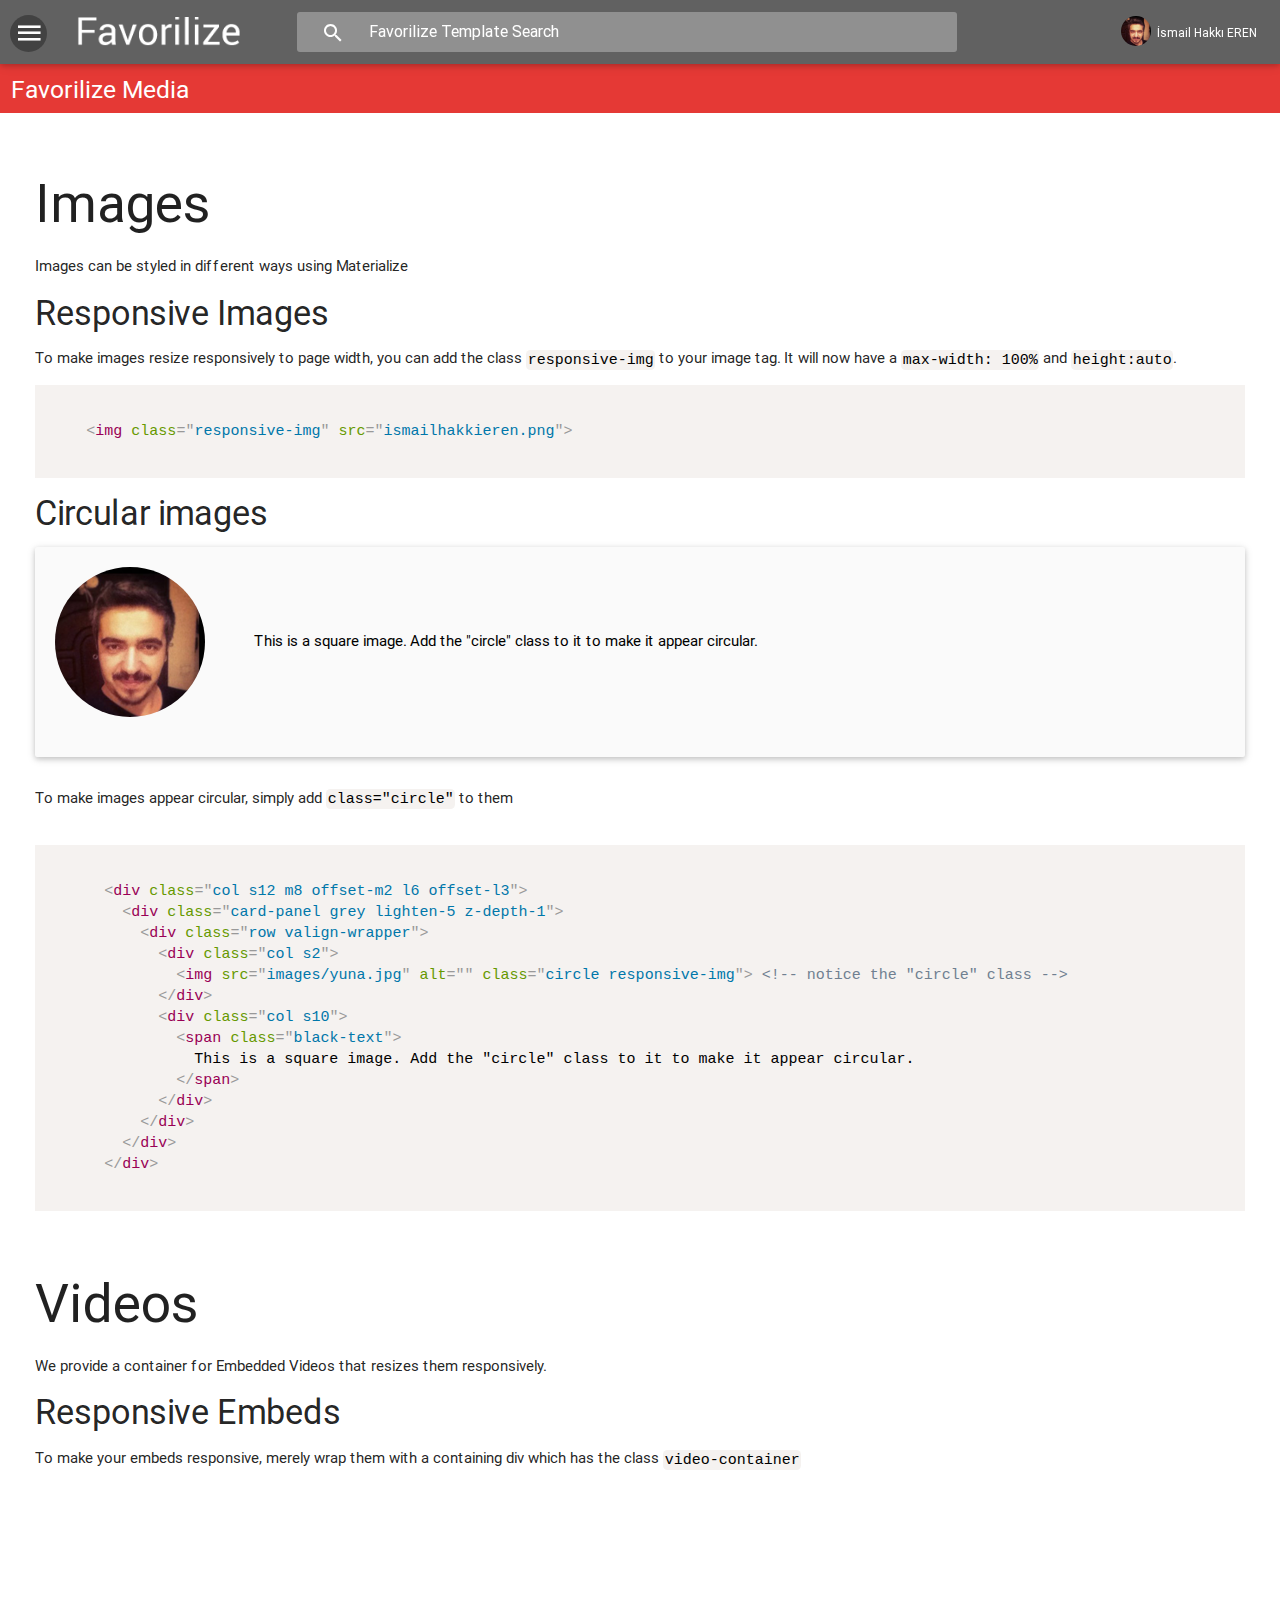
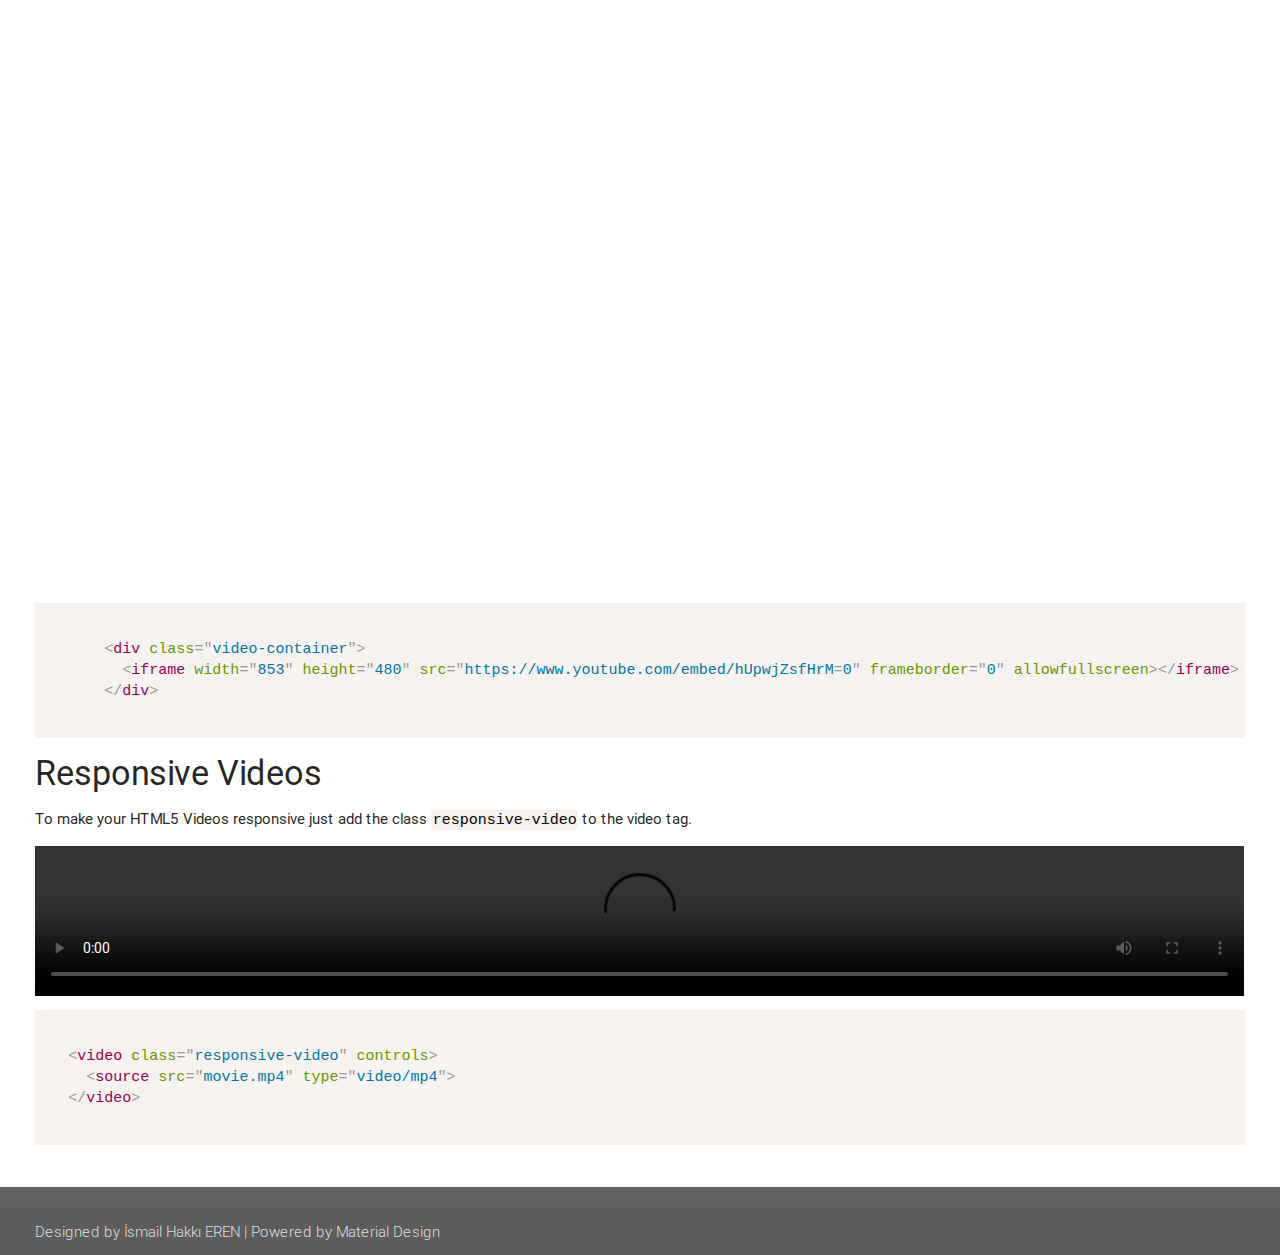
<file: media.html>
<!DOCTYPE html>
<html lang="en">
<head>
    <meta http-equiv="Content-Type" content="text/html; charset=UTF-8">
    <meta name="viewport" content="width=device-width, initial-scale=1, maximum-scale=1.0, user-scalable=no">
    <meta http-equiv="X-UA-Compatible" content="IE=edge">
    <meta name="msapplication-tap-highlight" content="no">
    <meta name="description" content="Favorilize is free material design admin template that personal and commercial use. It is inspired by powerful-lightweight fully responsive retina display on compatible admin template based on Material Design">
    <meta name="keywords" content="Favorilize, admin template, dashboard template, flat admin template, responsive admin template,">
    <title>Favorilize- Favorilize Design Admin Template</title>
	<link href="css/prism.css" type="text/css" rel="stylesheet" media="screen,projection">
	<link href="css/materialize.css" type="text/css" rel="stylesheet" media="screen,projection">
    <link href="css/style.css" type="text/css" rel="stylesheet" media="screen,projection">  
</head>

<body>
    <header id="header" class="page-topbar">
        <div class="navbar-fixed">
            <nav class="grey darken-2">
                <div class="nav-wrapper">                    
                    <ul class="left">                                            
                     <li class="no-hover"><a href="#" data-activates="slide-out" class="menu-sidebar-collapse btn-floating btn-flat btn-medium waves-effect waves-light grey darken-3"><i class="mdi-navigation-menu" ></i></a></li>
                     <li>
						<h1 class="logo-wrapper"><a href="index.html" alt="Favorilize Design Admin Template" class="brand-logo darken-1"><img src="images/Favorilize-logo.png" alt="Favorilizelogo"></a> <span class="logo-text">Favorilize-logo</span></h1>
					</li>
                    </ul>
                    <div class="header-search-wrapper hide-on-med-and-down">
                        <i class="mdi-action-search"></i>
                        <input type="text" name="Search" class="header-search-input z-depth-2" placeholder="Favorilize Template Search"/>
                    </div>
					<ul class="right hide-on-med-and-down profil">
						<li>
							<a class="dropdown-button-profil" href="#!" data-activates="dropdown1">
								<img src="images/avatar.jpg" alt="" class="circle responsive-img valign profile-image" alt="İsmail Hakkı EREN">
								<span>İsmail Hakkı EREN</a>
							</a>
							<ul id="dropdown1" class="dropdown-content profil-detay">
								<li><a href="#!"><i class="mdi-action-account-circle"></i><span>My Profile</span></a></li>
								<li><a href="#!"><i class="mdi-action-list"></i><span>My Tasks</span></a></li>
								<li><a href="#!"><i class="mdi-action-highlight-remove"></i><span>Log Out</span></a></li>
							</ul>
						</li>
					</ul>
                </div>
            </nav>
        </div>
    </header>
    <div id="main">
        <div class="wrapper">
            <aside  class="left-sidebar">
                <ul id="slide-out" class="side-nav leftside-navigation">
                    <li class=" red darken-1">
                        <div class="row">
                           <span class="menu-title white-text">Favorilize Admin Template</span>
						   <div class="divider"></div>
                        </div>
                    </li>
                    <li class="no-padding">
                        <ul class="collapsible collapsible-accordion">
                            <li class="bold"><a class="collapsible-header waves-effect waves-light-blue"><i class="mdi-content-add-box"></i> CSS</a>
                                <div class="collapsible-body">
                                    <ul>
										<li><a href="color.html" title="Favorilize Color">Color</a></li>
                                        <li><a href="typography.html" title="Favorilize Typography">Typography</a></li>                                     
                                        <li><a href="icons.html" title="Favorilize Icons">Icons</a></li>
										<li><a href="shadow.html" title="Favorilize Shadow">Shadow</a></li>
                                        <li><a href="media.html" title="Favorilize Media">Media</a></li>
										<li><a href="helpers.html" title="Favorilize Helpers">Helpers</a></li>
                                    </ul>
                                </div>
                            </li>
                           <!-- <li class="bold"><a class="collapsible-header  waves-effect waves-light-blue"><i class="mdi-image-palette"></i> UI Elements</a>
                                <div class="collapsible-body">
                                    <ul>
                                        <li><a href="#">Buttons</a>
                                        </li>
                                        <li><a href="#">Badges</a>
                                        </li>
                                        <li><a href="#">Cards</a>
                                        </li>
                                        <li><a href="#">Collections</a>
                                        </li>
                                        <li><a href="#">Accordian</a>
                                        </li>
                                        <li><a href="#">Tabs</a>
                                        </li>
                                        <li><a href="#">Navbar</a>
                                        </li>
                                        <li><a href="#">Pagination</a>
                                        </li>
                                        <li><a href="#">Preloader</a>
                                        </li>
                                        <li><a href="#">Modals</a>
                                        </li>
                                        <li><a href="#">Media</a>
                                        </li>
                                        <li><a href="#">Toasts</a>
                                        </li>
                                        <li><a href="#">Tooltip</a>
                                        </li>
                                        <li><a href="#">Waves</a>
                                        </li>
                                    </ul>
                                </div>
                            </li>-->
                            <li class="bold"><a class="collapsible-header  waves-effect waves-light-blue" title="Favorilize Tables"><i class="mdi-action-credit-card"></i> Tables</a>
                                <div class="collapsible-body">
                                    <ul>
                                        <li><a href="table-basic.html" title="Favorilize Basic Table">Basic Table</a></li>
                                        <li><a href="table-dataTable.html" title="Favorilize Data Table">Data Table</a></li>
                                    </ul>
                                </div>
                            </li>
                           <!-- <li class="bold"><a class="collapsible-header  waves-effect waves-light-blue"><i class="mdi-editor-insert-comment"></i> Forms</a>
                                <div class="collapsible-body">
                                    <ul>
                                        <li><a href="#">Form Elements</a>
                                        </li>
                                        <li><a href="#">Form Layouts</a>
                                        </li>
                                    </ul>
                                </div>
                            </li>
                            <li class="bold"><a class="collapsible-header  waves-effect waves-light-blue"><i class="mdi-social-pages"></i> Pages</a>
                                <div class="collapsible-body">
                                    <ul>                                        
                                        <li><a href="#">Contact Page</a>
                                        </li>
                                        <li><a href="#">ToDos</a>
                                        </li>
                                        <li><a href="#">Blog Type 1</a>
                                        </li>
                                        <li><a href="#">Blog Type 2</a>
                                        </li>
                                        <li><a href="#">404</a>
                                        </li>
                                        <li><a href="#">500</a>
                                        </li>
                                        <li><a href="#">Blank</a>
                                        </li>
                                    </ul>
                                </div>
                            </li>  --> 
                        </ul>
                    </li>
                    <li>
						<a href="grid.html" title="Favorilize Grid System">
							<i class="mdi-image-grid-on"></i> Grid
						</a>
                    </li>
                   <!-- 
                    <li>
						<a href="#"><i class="mdi-communication-live-help"></i> Helpers</a>
                    </li>           
                    <li class="li-hover">
                        <div class="row">
                            <div class="col s12 m12 l12">
                                <div class="sample-chart-wrapper">                            
                                    <div class="ct-chart ct-golden-section" id="ct2-chart"></div>
                                </div>
                            </div>
                        </div>
                    </li>-->
                </ul>
            </aside>
            <section id="content">
				<div class="breadcrumbs red darken-1">
					<div class="row">
						<div class="col s12 m12 l12">
							<h5>Favorilize Media</h5>
						</div>
					</div>
				</div>
				<div class="container">
					<div id="images" class="section scrollspy">
						<h2 class="header">Images</h2>
						<p class="caption">Images can be styled in different ways using Materialize</p>
						<h4>Responsive Images</h4>
						<p>To make images resize responsively to page width, you can add the class <code class=" language-markup">responsive-img</code> to your image tag. It will now have a <code class=" language-markup">max-width: 100%</code> and <code class=" language-markup">height:auto</code>.</p>
						<pre class=" language-markup"><code class=" language-markup">
    <span class="token tag"><span class="token tag"><span class="token punctuation">&lt;</span>img</span> <span class="token attr-name">class</span><span class="token attr-value"><span class="token punctuation">=</span><span class="token punctuation">"</span>responsive-img<span class="token punctuation">"</span></span> <span class="token attr-name">src</span><span class="token attr-value"><span class="token punctuation">=</span><span class="token punctuation">"</span>ismailhakkieren.png<span class="token punctuation">"</span></span><span class="token punctuation">&gt;</span></span>
        </code></pre>
						<h4>Circular images</h4>
						<div class="col s12 m8 offset-m2 l6 offset-l3">
						  <div class="card-panel grey lighten-5 z-depth-1">
							<div class="row valign-wrapper">
							  <div class="col s4 m2">
								<img src="images/ismailhakkieren.png" alt="" class="circle responsive-img valign" alt="İsmail Hakkı EREN">
							  </div>
							  <div class="col s8 m10">
								<span class="black-text">
								  This is a square image. Add the "circle" class to it to make it appear circular.
								</span>
							  </div>
							</div>
						  </div>
						</div>
						<div class="row">
						  <div class="col s12">
							<p>To make images appear circular, simply add <code class=" language-markup">class="circle"</code> to them</p>
						  </div>
						</div>
						<pre class=" language-markup"><code class=" language-markup">
      <span class="token tag"><span class="token tag"><span class="token punctuation">&lt;</span>div</span> <span class="token attr-name">class</span><span class="token attr-value"><span class="token punctuation">=</span><span class="token punctuation">"</span>col s12 m8 offset-m2 l6 offset-l3<span class="token punctuation">"</span></span><span class="token punctuation">&gt;</span></span>
        <span class="token tag"><span class="token tag"><span class="token punctuation">&lt;</span>div</span> <span class="token attr-name">class</span><span class="token attr-value"><span class="token punctuation">=</span><span class="token punctuation">"</span>card-panel grey lighten-5 z-depth-1<span class="token punctuation">"</span></span><span class="token punctuation">&gt;</span></span>
          <span class="token tag"><span class="token tag"><span class="token punctuation">&lt;</span>div</span> <span class="token attr-name">class</span><span class="token attr-value"><span class="token punctuation">=</span><span class="token punctuation">"</span>row valign-wrapper<span class="token punctuation">"</span></span><span class="token punctuation">&gt;</span></span>
            <span class="token tag"><span class="token tag"><span class="token punctuation">&lt;</span>div</span> <span class="token attr-name">class</span><span class="token attr-value"><span class="token punctuation">=</span><span class="token punctuation">"</span>col s2<span class="token punctuation">"</span></span><span class="token punctuation">&gt;</span></span>
              <span class="token tag"><span class="token tag"><span class="token punctuation">&lt;</span>img</span> <span class="token attr-name">src</span><span class="token attr-value"><span class="token punctuation">=</span><span class="token punctuation">"</span>images/yuna.jpg<span class="token punctuation">"</span></span> <span class="token attr-name">alt</span><span class="token attr-value"><span class="token punctuation">=</span><span class="token punctuation">"</span><span class="token punctuation">"</span></span> <span class="token attr-name">class</span><span class="token attr-value"><span class="token punctuation">=</span><span class="token punctuation">"</span>circle responsive-img<span class="token punctuation">"</span></span><span class="token punctuation">&gt;</span></span> <span class="token comment" spellcheck="true">&lt;!-- notice the "circle" class --&gt;</span>
            <span class="token tag"><span class="token tag"><span class="token punctuation">&lt;/</span>div</span><span class="token punctuation">&gt;</span></span>
            <span class="token tag"><span class="token tag"><span class="token punctuation">&lt;</span>div</span> <span class="token attr-name">class</span><span class="token attr-value"><span class="token punctuation">=</span><span class="token punctuation">"</span>col s10<span class="token punctuation">"</span></span><span class="token punctuation">&gt;</span></span>
              <span class="token tag"><span class="token tag"><span class="token punctuation">&lt;</span>span</span> <span class="token attr-name">class</span><span class="token attr-value"><span class="token punctuation">=</span><span class="token punctuation">"</span>black-text<span class="token punctuation">"</span></span><span class="token punctuation">&gt;</span></span>
                This is a square image. Add the "circle" class to it to make it appear circular.
              <span class="token tag"><span class="token tag"><span class="token punctuation">&lt;/</span>span</span><span class="token punctuation">&gt;</span></span>
            <span class="token tag"><span class="token tag"><span class="token punctuation">&lt;/</span>div</span><span class="token punctuation">&gt;</span></span>
          <span class="token tag"><span class="token tag"><span class="token punctuation">&lt;/</span>div</span><span class="token punctuation">&gt;</span></span>
        <span class="token tag"><span class="token tag"><span class="token punctuation">&lt;/</span>div</span><span class="token punctuation">&gt;</span></span>
      <span class="token tag"><span class="token tag"><span class="token punctuation">&lt;/</span>div</span><span class="token punctuation">&gt;</span></span>
            </code></pre>
					</div>
					<div id="videos" class="section scrollspy">
						<h2 class="header">Videos</h2>
						<p class="caption">We provide a container for Embedded Videos that resizes them responsively.</p>
						<h4>Responsive Embeds</h4>
						<p>To make your embeds responsive, merely wrap them with a containing div which has the class <code class=" language-markup">video-container</code></p>
						<div class="video-container">
						  <iframe width="853" height="480" src="https://www.youtube.com/embed/hUpwjZsfHrM" frameborder="0" allowfullscreen=""></iframe>
						</div>
						<pre class=" language-markup"><code class=" language-markup">
      <span class="token tag"><span class="token tag"><span class="token punctuation">&lt;</span>div</span> <span class="token attr-name">class</span><span class="token attr-value"><span class="token punctuation">=</span><span class="token punctuation">"</span>video-container<span class="token punctuation">"</span></span><span class="token punctuation">&gt;</span></span>
        <span class="token tag"><span class="token tag"><span class="token punctuation">&lt;</span>iframe</span> <span class="token attr-name">width</span><span class="token attr-value"><span class="token punctuation">=</span><span class="token punctuation">"</span>853<span class="token punctuation">"</span></span> <span class="token attr-name">height</span><span class="token attr-value"><span class="token punctuation">=</span><span class="token punctuation">"</span>480<span class="token punctuation">"</span></span> <span class="token attr-name">src</span><span class="token attr-value"><span class="token punctuation">=</span><span class="token punctuation">"</span>https://www.youtube.com/embed/hUpwjZsfHrM<span class="token punctuation">=</span>0<span class="token punctuation">"</span></span> <span class="token attr-name">frameborder</span><span class="token attr-value"><span class="token punctuation">=</span><span class="token punctuation">"</span>0<span class="token punctuation">"</span></span> <span class="token attr-name">allowfullscreen</span><span class="token punctuation">&gt;</span></span><span class="token tag"><span class="token tag"><span class="token punctuation">&lt;/</span>iframe</span><span class="token punctuation">&gt;</span></span>
      <span class="token tag"><span class="token tag"><span class="token punctuation">&lt;/</span>div</span><span class="token punctuation">&gt;</span></span>
        </code></pre>
						<h4>Responsive Videos</h4>
						<p>To make your HTML5 Videos responsive just add the class <code class=" language-markup">responsive-video</code> to the video tag.</p>
						<video width="100%" controls="">
							<source src="http://clips.vorwaerts-gmbh.de/big_buck_bunny.mp4" type="video/mp4">
						</video>
						<pre class=" language-markup"><code class=" language-markup">
  <span class="token tag"><span class="token tag"><span class="token punctuation">&lt;</span>video</span> <span class="token attr-name">class</span><span class="token attr-value"><span class="token punctuation">=</span><span class="token punctuation">"</span>responsive-video<span class="token punctuation">"</span></span> <span class="token attr-name">controls</span><span class="token punctuation">&gt;</span></span>
    <span class="token tag"><span class="token tag"><span class="token punctuation">&lt;</span>source</span> <span class="token attr-name">src</span><span class="token attr-value"><span class="token punctuation">=</span><span class="token punctuation">"</span>movie.mp4<span class="token punctuation">"</span></span> <span class="token attr-name">type</span><span class="token attr-value"><span class="token punctuation">=</span><span class="token punctuation">"</span>video/mp4<span class="token punctuation">"</span></span><span class="token punctuation">&gt;</span></span>
  <span class="token tag"><span class="token tag"><span class="token punctuation">&lt;/</span>video</span><span class="token punctuation">&gt;</span></span>
        </code></pre>
					</div>
				</div>
			</section>
			<footer class="page-footer grey darken-2 ">
				<div class="footer-copyright">
					<div class="container">Designed by İsmail Hakkı EREN | Powered by Material Design</div>
				</div>
			</footer>
		</div>
	</div>
    <script type="text/javascript" src="js/jquery-2.1.4.min.js"></script>    
    <script type="text/javascript" src="js/materialize.js"></script>
	<script type="text/javascript" src="js/dataTables.min.js"></script>
    <script type="text/javascript" src="js/init.js"></script>
</body>
</html>
</file>
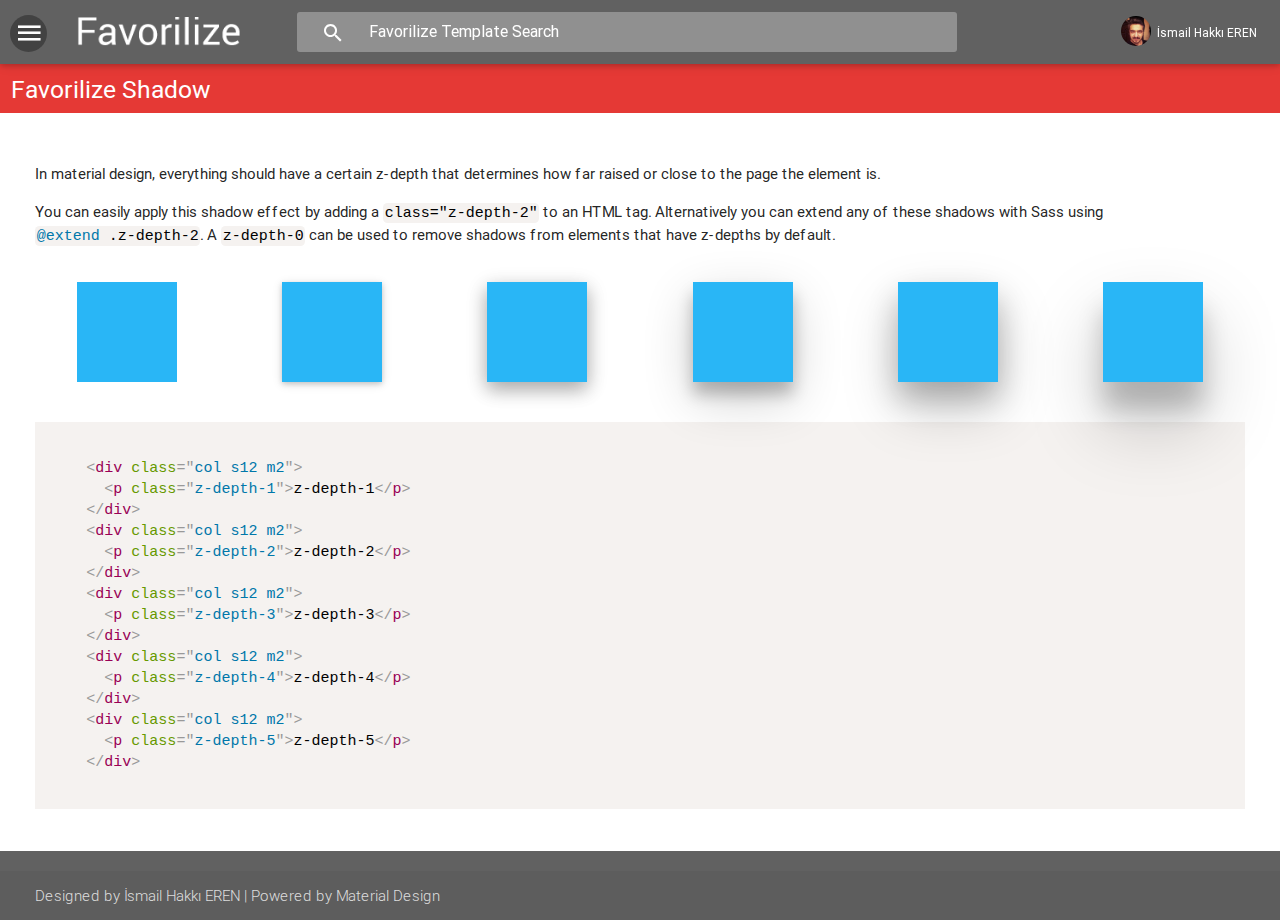
<file: shadow.html>
<!DOCTYPE html>
<html lang="en">
<head>
    <meta http-equiv="Content-Type" content="text/html; charset=UTF-8">
    <meta name="viewport" content="width=device-width, initial-scale=1, maximum-scale=1.0, user-scalable=no">
    <meta http-equiv="X-UA-Compatible" content="IE=edge">
    <meta name="msapplication-tap-highlight" content="no">
    <meta name="description" content="Favorilize is free material design admin template that personal and commercial use. It is inspired by powerful-lightweight fully responsive retina display on compatible admin template based on Material Design">
    <meta name="keywords" content="Favorilize, admin template, dashboard template, flat admin template, responsive admin template,">
    <title>Favorilize- Favorilize Design Admin Template</title>
	<link href="css/prism.css" type="text/css" rel="stylesheet" media="screen,projection">
	<link href="css/materialize.css" type="text/css" rel="stylesheet" media="screen,projection">
    <link href="css/style.css" type="text/css" rel="stylesheet" media="screen,projection">  
</head>

<body>
    <header id="header" class="page-topbar">
        <div class="navbar-fixed">
            <nav class="grey darken-2">
                <div class="nav-wrapper">                    
                    <ul class="left">                                            
                     <li class="no-hover"><a href="#" data-activates="slide-out" class="menu-sidebar-collapse btn-floating btn-flat btn-medium waves-effect waves-light grey darken-3"><i class="mdi-navigation-menu" ></i></a></li>
                     <li>
						<h1 class="logo-wrapper"><a href="index.html" alt="Favorilize Design Admin Template" class="brand-logo darken-1"><img src="images/Favorilize-logo.png" alt="Favorilizelogo"></a> <span class="logo-text">Favorilize-logo</span></h1>
					</li>
                    </ul>
                    <div class="header-search-wrapper hide-on-med-and-down">
                        <i class="mdi-action-search"></i>
                        <input type="text" name="Search" class="header-search-input z-depth-2" placeholder="Favorilize Template Search"/>
                    </div>
					<ul class="right hide-on-med-and-down profil">
						<li>
							<a class="dropdown-button-profil" href="#!" data-activates="dropdown1">
								<img src="images/avatar.jpg" alt="" class="circle responsive-img valign profile-image" alt="İsmail Hakkı EREN">
								<span>İsmail Hakkı EREN</a>
							</a>
							<ul id="dropdown1" class="dropdown-content profil-detay">
								<li><a href="#!"><i class="mdi-action-account-circle"></i><span>My Profile</span></a></li>
								<li><a href="#!"><i class="mdi-action-list"></i><span>My Tasks</span></a></li>
								<li><a href="#!"><i class="mdi-action-highlight-remove"></i><span>Log Out</span></a></li>
							</ul>
						</li>
					</ul>
                </div>
            </nav>
        </div>
    </header>
    <div id="main">
        <div class="wrapper">
            <aside  class="left-sidebar">
                <ul id="slide-out" class="side-nav leftside-navigation">
                    <li class=" red darken-1">
                        <div class="row">
                           <span class="menu-title white-text">Favorilize Admin Template</span>
						   <div class="divider"></div>
                        </div>
                    </li>
                    <li class="no-padding">
                        <ul class="collapsible collapsible-accordion">
                            <li class="bold"><a class="collapsible-header waves-effect waves-light-blue"><i class="mdi-content-add-box"></i> CSS</a>
                                <div class="collapsible-body">
                                    <ul>
										<li><a href="color.html" title="Favorilize Color">Color</a></li>
                                        <li><a href="typography.html" title="Favorilize Typography">Typography</a></li>                                     
                                        <li><a href="icons.html" title="Favorilize Icons">Icons</a></li>
										<li><a href="shadow.html" title="Favorilize Shadow">Shadow</a></li>
                                        <li><a href="media.html" title="Favorilize Media">Media</a></li>
										<li><a href="helpers.html" title="Favorilize Helpers">Helpers</a></li>
                                    </ul>
                                </div>
                            </li>
                           <!-- <li class="bold"><a class="collapsible-header  waves-effect waves-light-blue"><i class="mdi-image-palette"></i> UI Elements</a>
                                <div class="collapsible-body">
                                    <ul>
                                        <li><a href="#">Buttons</a>
                                        </li>
                                        <li><a href="#">Badges</a>
                                        </li>
                                        <li><a href="#">Cards</a>
                                        </li>
                                        <li><a href="#">Collections</a>
                                        </li>
                                        <li><a href="#">Accordian</a>
                                        </li>
                                        <li><a href="#">Tabs</a>
                                        </li>
                                        <li><a href="#">Navbar</a>
                                        </li>
                                        <li><a href="#">Pagination</a>
                                        </li>
                                        <li><a href="#">Preloader</a>
                                        </li>
                                        <li><a href="#">Modals</a>
                                        </li>
                                        <li><a href="#">Media</a>
                                        </li>
                                        <li><a href="#">Toasts</a>
                                        </li>
                                        <li><a href="#">Tooltip</a>
                                        </li>
                                        <li><a href="#">Waves</a>
                                        </li>
                                    </ul>
                                </div>
                            </li>-->
                            <li class="bold"><a class="collapsible-header  waves-effect waves-light-blue" title="Favorilize Tables"><i class="mdi-action-credit-card"></i> Tables</a>
                                <div class="collapsible-body">
                                    <ul>
                                        <li><a href="table-basic.html" title="Favorilize Basic Table">Basic Table</a></li>
                                        <li><a href="table-dataTable.html" title="Favorilize Data Table">Data Table</a></li>
                                    </ul>
                                </div>
                            </li>
                           <!-- <li class="bold"><a class="collapsible-header  waves-effect waves-light-blue"><i class="mdi-editor-insert-comment"></i> Forms</a>
                                <div class="collapsible-body">
                                    <ul>
                                        <li><a href="#">Form Elements</a>
                                        </li>
                                        <li><a href="#">Form Layouts</a>
                                        </li>
                                    </ul>
                                </div>
                            </li>
                            <li class="bold"><a class="collapsible-header  waves-effect waves-light-blue"><i class="mdi-social-pages"></i> Pages</a>
                                <div class="collapsible-body">
                                    <ul>                                        
                                        <li><a href="#">Contact Page</a>
                                        </li>
                                        <li><a href="#">ToDos</a>
                                        </li>
                                        <li><a href="#">Blog Type 1</a>
                                        </li>
                                        <li><a href="#">Blog Type 2</a>
                                        </li>
                                        <li><a href="#">404</a>
                                        </li>
                                        <li><a href="#">500</a>
                                        </li>
                                        <li><a href="#">Blank</a>
                                        </li>
                                    </ul>
                                </div>
                            </li>  --> 
                        </ul>
                    </li>
                    <li>
						<a href="grid.html" title="Favorilize Grid System">
							<i class="mdi-image-grid-on"></i> Grid
						</a>
                    </li>
                   <!-- 
                    <li>
						<a href="#"><i class="mdi-communication-live-help"></i> Helpers</a>
                    </li>           
                    <li class="li-hover">
                        <div class="row">
                            <div class="col s12 m12 l12">
                                <div class="sample-chart-wrapper">                            
                                    <div class="ct-chart ct-golden-section" id="ct2-chart"></div>
                                </div>
                            </div>
                        </div>
                    </li>-->
                </ul>
            </aside>
            <section id="content">
				<div class="breadcrumbs red darken-1">
					<div class="row">
						<div class="col s12 m12 l12">
							<h5>Favorilize Shadow</h5>
						</div>
					</div>
				</div>
				<div class="container">
					<div id="shadow" class="section scrollspy">
						<p class="caption">In material design, everything should have a certain z-depth that determines how far raised or close to the page the element is.</p>
						<p>You can easily apply this shadow effect by adding a <code class=" language-markup">class="z-depth-2"</code> to an HTML tag. Alternatively you can extend any of these shadows with Sass using <code class=" language-scss"><span class="token keyword">@extend</span> .z-depth-2</code>. A <code class=" language-scss">z-depth-0</code> can be used to remove shadows from elements that have z-depths by default. </p>
						<div class="row">
							<div class="col s12 m4 l2">
								<p class="z-depth-0 shadow-demo"></p>
							</div>
							<div class="col s12 m4 l2">
								<p class="z-depth-1 shadow-demo"></p>
							</div>
							<div class="col s12 m4 l2">
								<p class="z-depth-2 shadow-demo"></p>
							</div>
							<div class="col s12 m4 l2">
								<p class="z-depth-3 shadow-demo"></p>
							</div>
							<div class="col s12 m4 l2">
								<p class="z-depth-4 shadow-demo"></p>
							</div>
							<div class="col s12 m4 l2">
								<p class="z-depth-5 shadow-demo"></p>
							</div>
						</div>
						<pre class=" language-markup"><code class=" col s12 language-markup">
    <span class="token tag"><span class="token tag"><span class="token punctuation">&lt;</span>div</span> <span class="token attr-name">class</span><span class="token attr-value"><span class="token punctuation">=</span><span class="token punctuation">"</span>col s12 m2<span class="token punctuation">"</span></span><span class="token punctuation">&gt;</span></span>
      <span class="token tag"><span class="token tag"><span class="token punctuation">&lt;</span>p</span> <span class="token attr-name">class</span><span class="token attr-value"><span class="token punctuation">=</span><span class="token punctuation">"</span>z-depth-1<span class="token punctuation">"</span></span><span class="token punctuation">&gt;</span></span>z-depth-1<span class="token tag"><span class="token tag"><span class="token punctuation">&lt;/</span>p</span><span class="token punctuation">&gt;</span></span>
    <span class="token tag"><span class="token tag"><span class="token punctuation">&lt;/</span>div</span><span class="token punctuation">&gt;</span></span>
    <span class="token tag"><span class="token tag"><span class="token punctuation">&lt;</span>div</span> <span class="token attr-name">class</span><span class="token attr-value"><span class="token punctuation">=</span><span class="token punctuation">"</span>col s12 m2<span class="token punctuation">"</span></span><span class="token punctuation">&gt;</span></span>
      <span class="token tag"><span class="token tag"><span class="token punctuation">&lt;</span>p</span> <span class="token attr-name">class</span><span class="token attr-value"><span class="token punctuation">=</span><span class="token punctuation">"</span>z-depth-2<span class="token punctuation">"</span></span><span class="token punctuation">&gt;</span></span>z-depth-2<span class="token tag"><span class="token tag"><span class="token punctuation">&lt;/</span>p</span><span class="token punctuation">&gt;</span></span>
    <span class="token tag"><span class="token tag"><span class="token punctuation">&lt;/</span>div</span><span class="token punctuation">&gt;</span></span>
    <span class="token tag"><span class="token tag"><span class="token punctuation">&lt;</span>div</span> <span class="token attr-name">class</span><span class="token attr-value"><span class="token punctuation">=</span><span class="token punctuation">"</span>col s12 m2<span class="token punctuation">"</span></span><span class="token punctuation">&gt;</span></span>
      <span class="token tag"><span class="token tag"><span class="token punctuation">&lt;</span>p</span> <span class="token attr-name">class</span><span class="token attr-value"><span class="token punctuation">=</span><span class="token punctuation">"</span>z-depth-3<span class="token punctuation">"</span></span><span class="token punctuation">&gt;</span></span>z-depth-3<span class="token tag"><span class="token tag"><span class="token punctuation">&lt;/</span>p</span><span class="token punctuation">&gt;</span></span>
    <span class="token tag"><span class="token tag"><span class="token punctuation">&lt;/</span>div</span><span class="token punctuation">&gt;</span></span>
    <span class="token tag"><span class="token tag"><span class="token punctuation">&lt;</span>div</span> <span class="token attr-name">class</span><span class="token attr-value"><span class="token punctuation">=</span><span class="token punctuation">"</span>col s12 m2<span class="token punctuation">"</span></span><span class="token punctuation">&gt;</span></span>
      <span class="token tag"><span class="token tag"><span class="token punctuation">&lt;</span>p</span> <span class="token attr-name">class</span><span class="token attr-value"><span class="token punctuation">=</span><span class="token punctuation">"</span>z-depth-4<span class="token punctuation">"</span></span><span class="token punctuation">&gt;</span></span>z-depth-4<span class="token tag"><span class="token tag"><span class="token punctuation">&lt;/</span>p</span><span class="token punctuation">&gt;</span></span>
    <span class="token tag"><span class="token tag"><span class="token punctuation">&lt;/</span>div</span><span class="token punctuation">&gt;</span></span>
    <span class="token tag"><span class="token tag"><span class="token punctuation">&lt;</span>div</span> <span class="token attr-name">class</span><span class="token attr-value"><span class="token punctuation">=</span><span class="token punctuation">"</span>col s12 m2<span class="token punctuation">"</span></span><span class="token punctuation">&gt;</span></span>
      <span class="token tag"><span class="token tag"><span class="token punctuation">&lt;</span>p</span> <span class="token attr-name">class</span><span class="token attr-value"><span class="token punctuation">=</span><span class="token punctuation">"</span>z-depth-5<span class="token punctuation">"</span></span><span class="token punctuation">&gt;</span></span>z-depth-5<span class="token tag"><span class="token tag"><span class="token punctuation">&lt;/</span>p</span><span class="token punctuation">&gt;</span></span>
    <span class="token tag"><span class="token tag"><span class="token punctuation">&lt;/</span>div</span><span class="token punctuation">&gt;</span></span>
        </code></pre>
					</div>
				</div>
			</section>
			<footer class="page-footer grey darken-2 ">
				<div class="footer-copyright">
					<div class="container">Designed by İsmail Hakkı EREN | Powered by Material Design</div>
				</div>
			</footer>
		</div>
	</div>
    <script type="text/javascript" src="js/jquery-2.1.4.min.js"></script>    
    <script type="text/javascript" src="js/materialize.js"></script>
	<script type="text/javascript" src="js/dataTables.min.js"></script>
    <script type="text/javascript" src="js/init.js"></script>
</body>
</html>
</file>
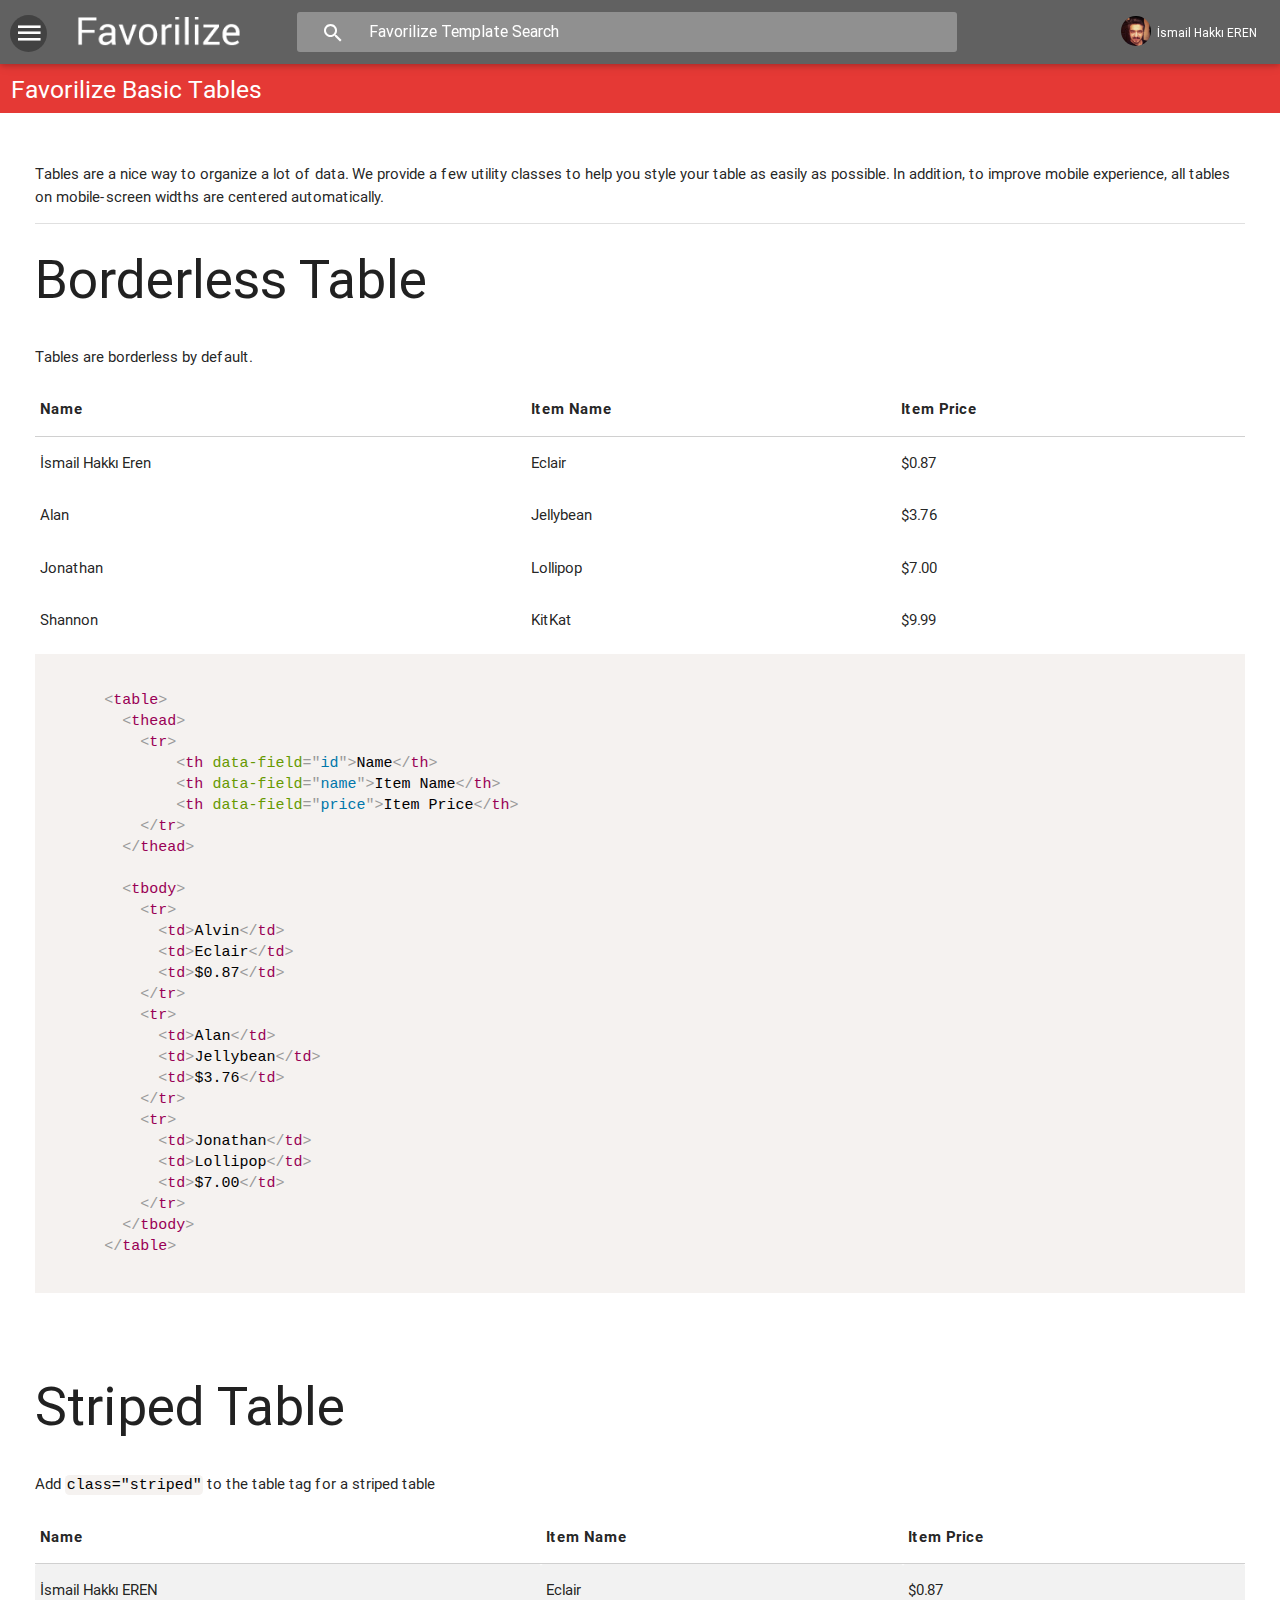
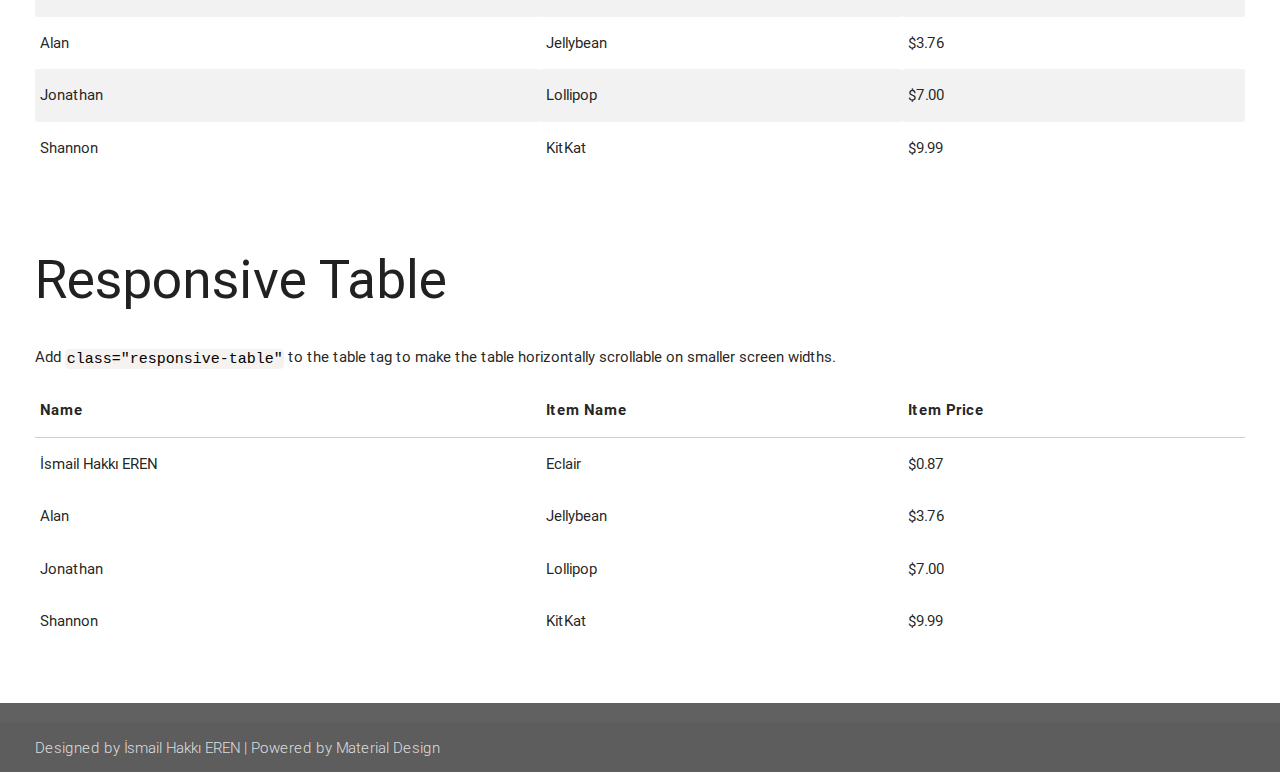
<file: table-basic.html>
<!DOCTYPE html>
<html lang="en">
<head>
    <meta http-equiv="Content-Type" content="text/html; charset=UTF-8">
    <meta name="viewport" content="width=device-width, initial-scale=1, maximum-scale=1.0, user-scalable=no">
    <meta http-equiv="X-UA-Compatible" content="IE=edge">
    <meta name="msapplication-tap-highlight" content="no">
    <meta name="description" content="Favorilize is free material design admin template that personal and commercial use. It is inspired by powerful-lightweight fully responsive retina display on compatible admin template based on Material Design">
    <meta name="keywords" content="Favorilize, admin template, dashboard template, flat admin template, responsive admin template,">
    <title>Favorilize- Favorilize Design Admin Template</title>
	<link href="css/prism.css" type="text/css" rel="stylesheet" media="screen,projection">
    <link href="css/materialize.css" type="text/css" rel="stylesheet" media="screen,projection">
    <link href="css/style.css" type="text/css" rel="stylesheet" media="screen,projection">  
</head>

<body>
    <header id="header" class="page-topbar">
        <div class="navbar-fixed">
            <nav class="grey darken-2">
                <div class="nav-wrapper">                    
                    <ul class="left">                                            
                     <li class="no-hover"><a href="#" data-activates="slide-out" class="menu-sidebar-collapse btn-floating btn-flat btn-medium waves-effect waves-light grey darken-3"><i class="mdi-navigation-menu" ></i></a></li>
                     <li>
						<h1 class="logo-wrapper"><a href="index.html" alt="Favorilize Design Admin Template" class="brand-logo darken-1"><img src="images/Favorilize-logo.png" alt="Favorilizelogo"></a> <span class="logo-text">Favorilize-logo</span></h1>
					</li>
                    </ul>
                    <div class="header-search-wrapper hide-on-med-and-down">
                        <i class="mdi-action-search"></i>
                        <input type="text" name="Search" class="header-search-input z-depth-2" placeholder="Favorilize Template Search"/>
                    </div>
					<ul class="right hide-on-med-and-down profil">
						<li>
							<a class="dropdown-button-profil" href="#!" data-activates="dropdown1">
								<img src="images/avatar.jpg" alt="" class="circle responsive-img valign profile-image" alt="İsmail Hakkı EREN">
								<span>İsmail Hakkı EREN</a>
							</a>
							<ul id="dropdown1" class="dropdown-content profil-detay">
								<li><a href="#!"><i class="mdi-action-account-circle"></i><span>My Profile</span></a></li>
								<li><a href="#!"><i class="mdi-action-list"></i><span>My Tasks</span></a></li>
								<li><a href="#!"><i class="mdi-action-highlight-remove"></i><span>Log Out</span></a></li>
							</ul>
						</li>
					</ul>
                </div>
            </nav>
        </div>
    </header>
    <div id="main">
        <div class="wrapper">
            <aside  class="left-sidebar">
                <ul id="slide-out" class="side-nav leftside-navigation">
                    <li class=" red darken-1">
                        <div class="row">
                           <span class="menu-title white-text">Favorilize Admin Template</span>
						   <div class="divider"></div>
                        </div>
                    </li>
                    <li class="no-padding">
                        <ul class="collapsible collapsible-accordion">
                            <li class="bold"><a class="collapsible-header waves-effect waves-light-blue"><i class="mdi-content-add-box"></i> CSS</a>
                                <div class="collapsible-body">
                                    <ul>
										<li><a href="color.html" title="Favorilize Color">Color</a></li>
                                        <li><a href="typography.html" title="Favorilize Typography">Typography</a></li>                                     
                                        <li><a href="icons.html" title="Favorilize Icons">Icons</a></li>
										<li><a href="shadow.html" title="Favorilize Shadow">Shadow</a></li>
                                        <li><a href="media.html" title="Favorilize Media">Media</a></li>
										<li><a href="helpers.html" title="Favorilize Helpers">Helpers</a></li>
                                    </ul>
                                </div>
                            </li>
                           <!-- <li class="bold"><a class="collapsible-header  waves-effect waves-light-blue"><i class="mdi-image-palette"></i> UI Elements</a>
                                <div class="collapsible-body">
                                    <ul>
                                        <li><a href="#">Buttons</a>
                                        </li>
                                        <li><a href="#">Badges</a>
                                        </li>
                                        <li><a href="#">Cards</a>
                                        </li>
                                        <li><a href="#">Collections</a>
                                        </li>
                                        <li><a href="#">Accordian</a>
                                        </li>
                                        <li><a href="#">Tabs</a>
                                        </li>
                                        <li><a href="#">Navbar</a>
                                        </li>
                                        <li><a href="#">Pagination</a>
                                        </li>
                                        <li><a href="#">Preloader</a>
                                        </li>
                                        <li><a href="#">Modals</a>
                                        </li>
                                        <li><a href="#">Media</a>
                                        </li>
                                        <li><a href="#">Toasts</a>
                                        </li>
                                        <li><a href="#">Tooltip</a>
                                        </li>
                                        <li><a href="#">Waves</a>
                                        </li>
                                    </ul>
                                </div>
                            </li>-->
                            <li class="bold"><a class="collapsible-header  waves-effect waves-light-blue" title="Favorilize Tables"><i class="mdi-action-credit-card"></i> Tables</a>
                                <div class="collapsible-body">
                                    <ul>
                                        <li><a href="table-basic.html" title="Favorilize Basic Table">Basic Table</a></li>
                                        <li><a href="table-dataTable.html" title="Favorilize Data Table">Data Table</a></li>
                                    </ul>
                                </div>
                            </li>
                           <!-- <li class="bold"><a class="collapsible-header  waves-effect waves-light-blue"><i class="mdi-editor-insert-comment"></i> Forms</a>
                                <div class="collapsible-body">
                                    <ul>
                                        <li><a href="#">Form Elements</a>
                                        </li>
                                        <li><a href="#">Form Layouts</a>
                                        </li>
                                    </ul>
                                </div>
                            </li>
                            <li class="bold"><a class="collapsible-header  waves-effect waves-light-blue"><i class="mdi-social-pages"></i> Pages</a>
                                <div class="collapsible-body">
                                    <ul>                                        
                                        <li><a href="#">Contact Page</a>
                                        </li>
                                        <li><a href="#">ToDos</a>
                                        </li>
                                        <li><a href="#">Blog Type 1</a>
                                        </li>
                                        <li><a href="#">Blog Type 2</a>
                                        </li>
                                        <li><a href="#">404</a>
                                        </li>
                                        <li><a href="#">500</a>
                                        </li>
                                        <li><a href="#">Blank</a>
                                        </li>
                                    </ul>
                                </div>
                            </li>  --> 
                        </ul>
                    </li>
                    <li>
						<a href="grid.html" title="Favorilize Grid System">
							<i class="mdi-image-grid-on"></i> Grid
						</a>
                    </li>
                   <!-- 
                    <li>
						<a href="#"><i class="mdi-communication-live-help"></i> Helpers</a>
                    </li>           
                    <li class="li-hover">
                        <div class="row">
                            <div class="col s12 m12 l12">
                                <div class="sample-chart-wrapper">                            
                                    <div class="ct-chart ct-golden-section" id="ct2-chart"></div>
                                </div>
                            </div>
                        </div>
                    </li>-->
                </ul>
            </aside>
            <section id="content">
				<div class="breadcrumbs red darken-1">
					<div class="row">
						<div class="col s12 m12 l12">
							<h5>Favorilize Basic Tables</h5>
						</div>
					</div>
				</div>
				<div class="container">
					<div id="tables" class="section scrollspy">
						<p class="caption">Tables are a nice way to organize a lot of data. We provide a few utility classes to help you style your table as easily as possible. In addition, to improve mobile experience, all tables on mobile-screen widths are centered automatically.</p>
						<div class="divider"></div>
						<h2 class="header">Borderless Table</h2>
						<div class="row">
							<div class="col s12">
								<p>Tables are borderless by default.</p>
								<table>
								  <thead>
									<tr>
										<th data-field="id">Name</th>
										<th data-field="name">Item Name</th>
										<th data-field="price">Item Price</th>
									</tr>
								  </thead>

								  <tbody>
									<tr>
									  <td>İsmail Hakkı Eren</td>
									  <td>Eclair</td>
									  <td>$0.87</td>
									</tr>
									<tr>
									  <td>Alan</td>
									  <td>Jellybean</td>
									  <td>$3.76</td>
									</tr>
									<tr>
									  <td>Jonathan</td>
									  <td>Lollipop</td>
									  <td>$7.00</td>
									</tr>
									<tr>
									  <td>Shannon</td>
									  <td>KitKat</td>
									  <td>$9.99</td>
									</tr>
								  </tbody>
								</table>
							</div>
							<div class="col s12">
            <pre class=" language-markup"><code class=" language-markup">
      <span class="token tag"><span class="token tag"><span class="token punctuation">&lt;</span>table</span><span class="token punctuation">&gt;</span></span>
        <span class="token tag"><span class="token tag"><span class="token punctuation">&lt;</span>thead</span><span class="token punctuation">&gt;</span></span>
          <span class="token tag"><span class="token tag"><span class="token punctuation">&lt;</span>tr</span><span class="token punctuation">&gt;</span></span>
              <span class="token tag"><span class="token tag"><span class="token punctuation">&lt;</span>th</span> <span class="token attr-name">data-field</span><span class="token attr-value"><span class="token punctuation">=</span><span class="token punctuation">"</span>id<span class="token punctuation">"</span></span><span class="token punctuation">&gt;</span></span>Name<span class="token tag"><span class="token tag"><span class="token punctuation">&lt;/</span>th</span><span class="token punctuation">&gt;</span></span>
              <span class="token tag"><span class="token tag"><span class="token punctuation">&lt;</span>th</span> <span class="token attr-name">data-field</span><span class="token attr-value"><span class="token punctuation">=</span><span class="token punctuation">"</span>name<span class="token punctuation">"</span></span><span class="token punctuation">&gt;</span></span>Item Name<span class="token tag"><span class="token tag"><span class="token punctuation">&lt;/</span>th</span><span class="token punctuation">&gt;</span></span>
              <span class="token tag"><span class="token tag"><span class="token punctuation">&lt;</span>th</span> <span class="token attr-name">data-field</span><span class="token attr-value"><span class="token punctuation">=</span><span class="token punctuation">"</span>price<span class="token punctuation">"</span></span><span class="token punctuation">&gt;</span></span>Item Price<span class="token tag"><span class="token tag"><span class="token punctuation">&lt;/</span>th</span><span class="token punctuation">&gt;</span></span>
          <span class="token tag"><span class="token tag"><span class="token punctuation">&lt;/</span>tr</span><span class="token punctuation">&gt;</span></span>
        <span class="token tag"><span class="token tag"><span class="token punctuation">&lt;/</span>thead</span><span class="token punctuation">&gt;</span></span>

        <span class="token tag"><span class="token tag"><span class="token punctuation">&lt;</span>tbody</span><span class="token punctuation">&gt;</span></span>
          <span class="token tag"><span class="token tag"><span class="token punctuation">&lt;</span>tr</span><span class="token punctuation">&gt;</span></span>
            <span class="token tag"><span class="token tag"><span class="token punctuation">&lt;</span>td</span><span class="token punctuation">&gt;</span></span>Alvin<span class="token tag"><span class="token tag"><span class="token punctuation">&lt;/</span>td</span><span class="token punctuation">&gt;</span></span>
            <span class="token tag"><span class="token tag"><span class="token punctuation">&lt;</span>td</span><span class="token punctuation">&gt;</span></span>Eclair<span class="token tag"><span class="token tag"><span class="token punctuation">&lt;/</span>td</span><span class="token punctuation">&gt;</span></span>
            <span class="token tag"><span class="token tag"><span class="token punctuation">&lt;</span>td</span><span class="token punctuation">&gt;</span></span>$0.87<span class="token tag"><span class="token tag"><span class="token punctuation">&lt;/</span>td</span><span class="token punctuation">&gt;</span></span>
          <span class="token tag"><span class="token tag"><span class="token punctuation">&lt;/</span>tr</span><span class="token punctuation">&gt;</span></span>
          <span class="token tag"><span class="token tag"><span class="token punctuation">&lt;</span>tr</span><span class="token punctuation">&gt;</span></span>
            <span class="token tag"><span class="token tag"><span class="token punctuation">&lt;</span>td</span><span class="token punctuation">&gt;</span></span>Alan<span class="token tag"><span class="token tag"><span class="token punctuation">&lt;/</span>td</span><span class="token punctuation">&gt;</span></span>
            <span class="token tag"><span class="token tag"><span class="token punctuation">&lt;</span>td</span><span class="token punctuation">&gt;</span></span>Jellybean<span class="token tag"><span class="token tag"><span class="token punctuation">&lt;/</span>td</span><span class="token punctuation">&gt;</span></span>
            <span class="token tag"><span class="token tag"><span class="token punctuation">&lt;</span>td</span><span class="token punctuation">&gt;</span></span>$3.76<span class="token tag"><span class="token tag"><span class="token punctuation">&lt;/</span>td</span><span class="token punctuation">&gt;</span></span>
          <span class="token tag"><span class="token tag"><span class="token punctuation">&lt;/</span>tr</span><span class="token punctuation">&gt;</span></span>
          <span class="token tag"><span class="token tag"><span class="token punctuation">&lt;</span>tr</span><span class="token punctuation">&gt;</span></span>
            <span class="token tag"><span class="token tag"><span class="token punctuation">&lt;</span>td</span><span class="token punctuation">&gt;</span></span>Jonathan<span class="token tag"><span class="token tag"><span class="token punctuation">&lt;/</span>td</span><span class="token punctuation">&gt;</span></span>
            <span class="token tag"><span class="token tag"><span class="token punctuation">&lt;</span>td</span><span class="token punctuation">&gt;</span></span>Lollipop<span class="token tag"><span class="token tag"><span class="token punctuation">&lt;/</span>td</span><span class="token punctuation">&gt;</span></span>
            <span class="token tag"><span class="token tag"><span class="token punctuation">&lt;</span>td</span><span class="token punctuation">&gt;</span></span>$7.00<span class="token tag"><span class="token tag"><span class="token punctuation">&lt;/</span>td</span><span class="token punctuation">&gt;</span></span>
          <span class="token tag"><span class="token tag"><span class="token punctuation">&lt;/</span>tr</span><span class="token punctuation">&gt;</span></span>
        <span class="token tag"><span class="token tag"><span class="token punctuation">&lt;/</span>tbody</span><span class="token punctuation">&gt;</span></span>
      <span class="token tag"><span class="token tag"><span class="token punctuation">&lt;/</span>table</span><span class="token punctuation">&gt;</span></span>
            </code></pre>
          </div>
						</div>
					</div>
					<div id="striped" class="section scrollspy">
						<h2 class="header">Striped Table</h2>
						<div class="row">
						  <div class="col s12">
							<p>Add <code class=" language-markup">class="striped"</code> to the table tag for a striped table</p>
							<table class="striped">
							  <thead>
								<tr>
									<th data-field="id">Name</th>
									<th data-field="name">Item Name</th>
									<th data-field="price">Item Price</th>
								</tr>
							  </thead>
							  <tbody>
								<tr>
								  <td>İsmail Hakkı EREN</td>
								  <td>Eclair</td>
								  <td>$0.87</td>
								</tr>
								<tr>
								  <td>Alan</td>
								  <td>Jellybean</td>
								  <td>$3.76</td>
								</tr>
								<tr>
								  <td>Jonathan</td>
								  <td>Lollipop</td>
								  <td>$7.00</td>
								</tr>
								<tr>
								  <td>Shannon</td>
								  <td>KitKat</td>
								  <td>$9.99</td>
								</tr>
							  </tbody>
							</table>
						  </div>
						</div>
					</div>
					<div id="responsive" class="section scrollspy">
						<h2 class="header">Responsive Table</h2>
						<div class="row">
						  <div class="col s12">
							<p>Add <code class=" language-markup">class="responsive-table"</code> to the table tag to make the table horizontally scrollable on smaller screen widths.</p>
							<table class="responsive-table">
							  <thead>
								<tr>
									<th data-field="id">Name</th>
									<th data-field="name">Item Name</th>
									<th data-field="price">Item Price</th>
								</tr>
							  </thead>
							  <tbody>
								<tr>
								  <td>İsmail Hakkı EREN</td>
								  <td>Eclair</td>
								  <td>$0.87</td>
								</tr>
								<tr>
								  <td>Alan</td>
								  <td>Jellybean</td>
								  <td>$3.76</td>
								</tr>
								<tr>
								  <td>Jonathan</td>
								  <td>Lollipop</td>
								  <td>$7.00</td>
								</tr>
								<tr>
								  <td>Shannon</td>
								  <td>KitKat</td>
								  <td>$9.99</td>
								</tr>
							  </tbody>
							</table>
						  </div>
						</div>
					</div>
				</div>
			</section>
			<footer class="page-footer grey darken-2 ">
				<div class="footer-copyright">
					<div class="container">Designed by İsmail Hakkı EREN | Powered by Material Design</div>
				</div>
			</footer>
		</div>
	</div>
    <script type="text/javascript" src="js/jquery-2.1.4.min.js"></script>   
    <script type="text/javascript" src="js/materialize.js"></script>
	<script type="text/javascript" src="js/dataTables.min.js"></script>
    <script type="text/javascript" src="js/init.js"></script>
</body>
</html>
</file>
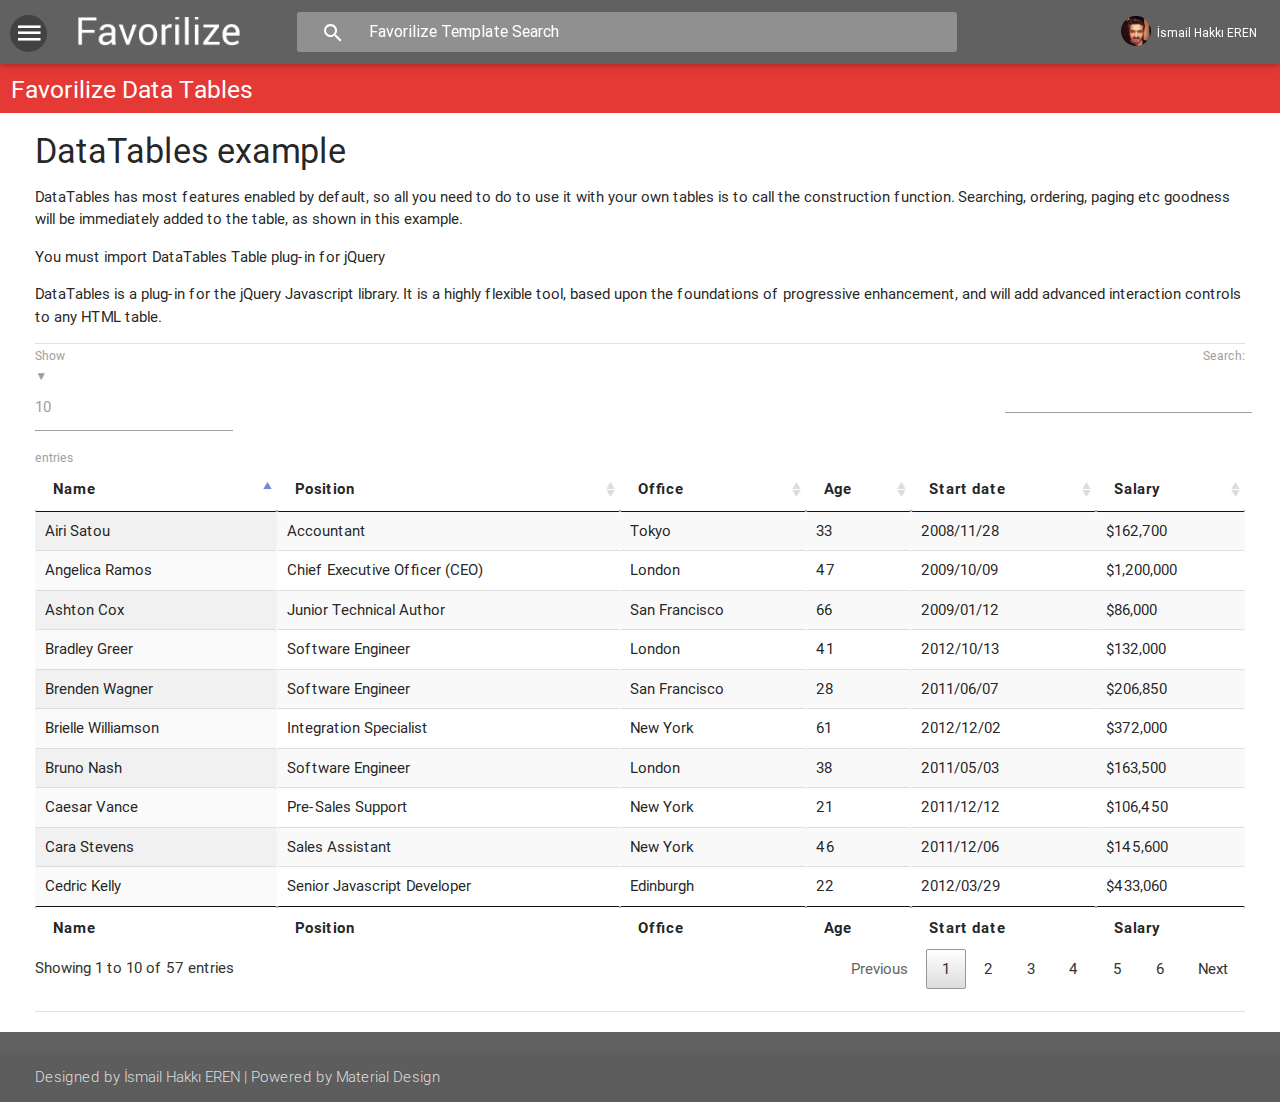
<file: table-dataTable.html>
<!DOCTYPE html>
<html lang="en">
<head>
    <meta http-equiv="Content-Type" content="text/html; charset=UTF-8">
    <meta name="viewport" content="width=device-width, initial-scale=1, maximum-scale=1.0, user-scalable=no">
    <meta http-equiv="X-UA-Compatible" content="IE=edge">
    <meta name="msapplication-tap-highlight" content="no">
    <meta name="description" content="Favorilize is free material design admin template that personal and commercial use. It is inspired by powerful-lightweight fully responsive retina display on compatible admin template based on Material Design">
    <meta name="keywords" content="Favorilize, admin template, dashboard template, flat admin template, responsive admin template,">
    <title>Favorilize- Favorilize Design Admin Template</title>
	<link href="css/materialize.css" type="text/css" rel="stylesheet" media="screen,projection">
    <link href="css/dataTables.min.css" type="text/css" rel="stylesheet" media="screen,projection">
    <link href="css/style.css" type="text/css" rel="stylesheet" media="screen,projection">  
</head>

<body>
    <header id="header" class="page-topbar">
        <div class="navbar-fixed">
            <nav class="grey darken-2">
                <div class="nav-wrapper">                    
                    <ul class="left">                                            
                     <li class="no-hover"><a href="#" data-activates="slide-out" class="menu-sidebar-collapse btn-floating btn-flat btn-medium waves-effect waves-light grey darken-3"><i class="mdi-navigation-menu" ></i></a></li>
                     <li>
						<h1 class="logo-wrapper"><a href="index.html" alt="Favorilize Design Admin Template" class="brand-logo darken-1"><img src="images/Favorilize-logo.png" alt="Favorilizelogo"></a> <span class="logo-text">Favorilize-logo</span></h1>
					</li>
                    </ul>
                    <div class="header-search-wrapper hide-on-med-and-down">
                        <i class="mdi-action-search"></i>
                        <input type="text" name="Search" class="header-search-input z-depth-2" placeholder="Favorilize Template Search"/>
                    </div>
					<ul class="right hide-on-med-and-down profil">
						<li>
							<a class="dropdown-button-profil" href="#!" data-activates="dropdown1">
								<img src="images/avatar.jpg" alt="" class="circle responsive-img valign profile-image" alt="İsmail Hakkı EREN">
								<span>İsmail Hakkı EREN</a>
							</a>
							<ul id="dropdown1" class="dropdown-content profil-detay">
								<li><a href="#!"><i class="mdi-action-account-circle"></i><span>My Profile</span></a></li>
								<li><a href="#!"><i class="mdi-action-list"></i><span>My Tasks</span></a></li>
								<li><a href="#!"><i class="mdi-action-highlight-remove"></i><span>Log Out</span></a></li>
							</ul>
						</li>
					</ul>
                </div>
            </nav>
        </div>
    </header>
    <div id="main">
        <div class="wrapper">
            <aside  class="left-sidebar">
                <ul id="slide-out" class="side-nav leftside-navigation">
                    <li class=" red darken-1">
                        <div class="row">
                           <span class="menu-title white-text">Favorilize Admin Template</span>
						   <div class="divider"></div>
                        </div>
                    </li>
                    <li class="no-padding">
                        <ul class="collapsible collapsible-accordion">
                            <li class="bold"><a class="collapsible-header waves-effect waves-light-blue"><i class="mdi-content-add-box"></i> CSS</a>
                                <div class="collapsible-body">
                                    <ul>
										<li><a href="color.html" title="Favorilize Color">Color</a></li>
                                        <li><a href="typography.html" title="Favorilize Typography">Typography</a></li>                                     
                                        <li><a href="icons.html" title="Favorilize Icons">Icons</a></li>
										<li><a href="shadow.html" title="Favorilize Shadow">Shadow</a></li>
                                        <li><a href="media.html" title="Favorilize Media">Media</a></li>
										<li><a href="helpers.html" title="Favorilize Helpers">Helpers</a></li>
                                    </ul>
                                </div>
                            </li>
                           <!-- <li class="bold"><a class="collapsible-header  waves-effect waves-light-blue"><i class="mdi-image-palette"></i> UI Elements</a>
                                <div class="collapsible-body">
                                    <ul>
                                        <li><a href="#">Buttons</a>
                                        </li>
                                        <li><a href="#">Badges</a>
                                        </li>
                                        <li><a href="#">Cards</a>
                                        </li>
                                        <li><a href="#">Collections</a>
                                        </li>
                                        <li><a href="#">Accordian</a>
                                        </li>
                                        <li><a href="#">Tabs</a>
                                        </li>
                                        <li><a href="#">Navbar</a>
                                        </li>
                                        <li><a href="#">Pagination</a>
                                        </li>
                                        <li><a href="#">Preloader</a>
                                        </li>
                                        <li><a href="#">Modals</a>
                                        </li>
                                        <li><a href="#">Media</a>
                                        </li>
                                        <li><a href="#">Toasts</a>
                                        </li>
                                        <li><a href="#">Tooltip</a>
                                        </li>
                                        <li><a href="#">Waves</a>
                                        </li>
                                    </ul>
                                </div>
                            </li>-->
                            <li class="bold"><a class="collapsible-header  waves-effect waves-light-blue" title="Favorilize Tables"><i class="mdi-action-credit-card"></i> Tables</a>
                                <div class="collapsible-body">
                                    <ul>
                                        <li><a href="table-basic.html" title="Favorilize Basic Table">Basic Table</a></li>
                                        <li><a href="table-dataTable.html" title="Favorilize Data Table">Data Table</a></li>
                                    </ul>
                                </div>
                            </li>
                           <!-- <li class="bold"><a class="collapsible-header  waves-effect waves-light-blue"><i class="mdi-editor-insert-comment"></i> Forms</a>
                                <div class="collapsible-body">
                                    <ul>
                                        <li><a href="#">Form Elements</a>
                                        </li>
                                        <li><a href="#">Form Layouts</a>
                                        </li>
                                    </ul>
                                </div>
                            </li>
                            <li class="bold"><a class="collapsible-header  waves-effect waves-light-blue"><i class="mdi-social-pages"></i> Pages</a>
                                <div class="collapsible-body">
                                    <ul>                                        
                                        <li><a href="#">Contact Page</a>
                                        </li>
                                        <li><a href="#">ToDos</a>
                                        </li>
                                        <li><a href="#">Blog Type 1</a>
                                        </li>
                                        <li><a href="#">Blog Type 2</a>
                                        </li>
                                        <li><a href="#">404</a>
                                        </li>
                                        <li><a href="#">500</a>
                                        </li>
                                        <li><a href="#">Blank</a>
                                        </li>
                                    </ul>
                                </div>
                            </li>  --> 
                        </ul>
                    </li>
                    <li>
						<a href="grid.html" title="Favorilize Grid System">
							<i class="mdi-image-grid-on"></i> Grid
						</a>
                    </li>
                   <!-- 
                    <li>
						<a href="#"><i class="mdi-communication-live-help"></i> Helpers</a>
                    </li>           
                    <li class="li-hover">
                        <div class="row">
                            <div class="col s12 m12 l12">
                                <div class="sample-chart-wrapper">                            
                                    <div class="ct-chart ct-golden-section" id="ct2-chart"></div>
                                </div>
                            </div>
                        </div>
                    </li>-->
                </ul>
            </aside>
            <section id="content">
				<div class="breadcrumbs red darken-1">
					<div class="row">
						<div class="col s12 m12 l12">
							<h5>Favorilize Data Tables</h5>
						</div>
					</div>
				</div>
				<div class="container">
					<h4 class="header">DataTables example</h4>
					<div class="col s12 m12 l12">
					  <p>DataTables has most features enabled by default, so all you need to do to use it with your own tables is to call the construction function. Searching, ordering, paging etc goodness will be immediately added to the table, as shown in this example.</p>
					  <p>You must import DataTables Table plug-in for jQuery</p>
					  <p>DataTables is a plug-in for the jQuery Javascript library. It is a highly flexible tool, based upon the foundations of progressive enhancement, and will add advanced interaction controls to any HTML table.</p>
					</div>
					<div class="divider"></div>
					<div class="col s12 m12 l12">
						<table id="example" class="display" cellspacing="0" width="100%">
							<thead>
								<tr>
									<th>Name</th>
									<th>Position</th>
									<th>Office</th>
									<th>Age</th>
									<th>Start date</th>
									<th>Salary</th>
								</tr>
							</thead>
							<tfoot>
								<tr>
									<th>Name</th>
									<th>Position</th>
									<th>Office</th>
									<th>Age</th>
									<th>Start date</th>
									<th>Salary</th>
								</tr>
							</tfoot>
							<tbody>
								<tr>
									<td>Tiger Nixon</td>
									<td>System Architect</td>
									<td>Edinburgh</td>
									<td>61</td>
									<td>2011/04/25</td>
									<td>$320,800</td>
								</tr>
								<tr>
									<td>Garrett Winters</td>
									<td>Accountant</td>
									<td>Tokyo</td>
									<td>63</td>
									<td>2011/07/25</td>
									<td>$170,750</td>
								</tr>
								<tr>
									<td>Ashton Cox</td>
									<td>Junior Technical Author</td>
									<td>San Francisco</td>
									<td>66</td>
									<td>2009/01/12</td>
									<td>$86,000</td>
								</tr>
								<tr>
									<td>Cedric Kelly</td>
									<td>Senior Javascript Developer</td>
									<td>Edinburgh</td>
									<td>22</td>
									<td>2012/03/29</td>
									<td>$433,060</td>
								</tr>
								<tr>
									<td>Airi Satou</td>
									<td>Accountant</td>
									<td>Tokyo</td>
									<td>33</td>
									<td>2008/11/28</td>
									<td>$162,700</td>
								</tr>
								<tr>
									<td>Brielle Williamson</td>
									<td>Integration Specialist</td>
									<td>New York</td>
									<td>61</td>
									<td>2012/12/02</td>
									<td>$372,000</td>
								</tr>
								<tr>
									<td>Herrod Chandler</td>
									<td>Sales Assistant</td>
									<td>San Francisco</td>
									<td>59</td>
									<td>2012/08/06</td>
									<td>$137,500</td>
								</tr>
								<tr>
									<td>Rhona Davidson</td>
									<td>Integration Specialist</td>
									<td>Tokyo</td>
									<td>55</td>
									<td>2010/10/14</td>
									<td>$327,900</td>
								</tr>
								<tr>
									<td>Colleen Hurst</td>
									<td>Javascript Developer</td>
									<td>San Francisco</td>
									<td>39</td>
									<td>2009/09/15</td>
									<td>$205,500</td>
								</tr>
								<tr>
									<td>Sonya Frost</td>
									<td>Software Engineer</td>
									<td>Edinburgh</td>
									<td>23</td>
									<td>2008/12/13</td>
									<td>$103,600</td>
								</tr>
								<tr>
									<td>Jena Gaines</td>
									<td>Office Manager</td>
									<td>London</td>
									<td>30</td>
									<td>2008/12/19</td>
									<td>$90,560</td>
								</tr>
								<tr>
									<td>Quinn Flynn</td>
									<td>Support Lead</td>
									<td>Edinburgh</td>
									<td>22</td>
									<td>2013/03/03</td>
									<td>$342,000</td>
								</tr>
								<tr>
									<td>Charde Marshall</td>
									<td>Regional Director</td>
									<td>San Francisco</td>
									<td>36</td>
									<td>2008/10/16</td>
									<td>$470,600</td>
								</tr>
								<tr>
									<td>Haley Kennedy</td>
									<td>Senior Marketing Designer</td>
									<td>London</td>
									<td>43</td>
									<td>2012/12/18</td>
									<td>$313,500</td>
								</tr>
								<tr>
									<td>Tatyana Fitzpatrick</td>
									<td>Regional Director</td>
									<td>London</td>
									<td>19</td>
									<td>2010/03/17</td>
									<td>$385,750</td>
								</tr>
								<tr>
									<td>Michael Silva</td>
									<td>Marketing Designer</td>
									<td>London</td>
									<td>66</td>
									<td>2012/11/27</td>
									<td>$198,500</td>
								</tr>
								<tr>
									<td>Paul Byrd</td>
									<td>Chief Financial Officer (CFO)</td>
									<td>New York</td>
									<td>64</td>
									<td>2010/06/09</td>
									<td>$725,000</td>
								</tr>
								<tr>
									<td>Gloria Little</td>
									<td>Systems Administrator</td>
									<td>New York</td>
									<td>59</td>
									<td>2009/04/10</td>
									<td>$237,500</td>
								</tr>
								<tr>
									<td>Bradley Greer</td>
									<td>Software Engineer</td>
									<td>London</td>
									<td>41</td>
									<td>2012/10/13</td>
									<td>$132,000</td>
								</tr>
								<tr>
									<td>Dai Rios</td>
									<td>Personnel Lead</td>
									<td>Edinburgh</td>
									<td>35</td>
									<td>2012/09/26</td>
									<td>$217,500</td>
								</tr>
								<tr>
									<td>Jenette Caldwell</td>
									<td>Development Lead</td>
									<td>New York</td>
									<td>30</td>
									<td>2011/09/03</td>
									<td>$345,000</td>
								</tr>
								<tr>
									<td>Yuri Berry</td>
									<td>Chief Marketing Officer (CMO)</td>
									<td>New York</td>
									<td>40</td>
									<td>2009/06/25</td>
									<td>$675,000</td>
								</tr>
								<tr>
									<td>Caesar Vance</td>
									<td>Pre-Sales Support</td>
									<td>New York</td>
									<td>21</td>
									<td>2011/12/12</td>
									<td>$106,450</td>
								</tr>
								<tr>
									<td>Doris Wilder</td>
									<td>Sales Assistant</td>
									<td>Sidney</td>
									<td>23</td>
									<td>2010/09/20</td>
									<td>$85,600</td>
								</tr>
								<tr>
									<td>Angelica Ramos</td>
									<td>Chief Executive Officer (CEO)</td>
									<td>London</td>
									<td>47</td>
									<td>2009/10/09</td>
									<td>$1,200,000</td>
								</tr>
								<tr>
									<td>Gavin Joyce</td>
									<td>Developer</td>
									<td>Edinburgh</td>
									<td>42</td>
									<td>2010/12/22</td>
									<td>$92,575</td>
								</tr>
								<tr>
									<td>Jennifer Chang</td>
									<td>Regional Director</td>
									<td>Singapore</td>
									<td>28</td>
									<td>2010/11/14</td>
									<td>$357,650</td>
								</tr>
								<tr>
									<td>Brenden Wagner</td>
									<td>Software Engineer</td>
									<td>San Francisco</td>
									<td>28</td>
									<td>2011/06/07</td>
									<td>$206,850</td>
								</tr>
								<tr>
									<td>Fiona Green</td>
									<td>Chief Operating Officer (COO)</td>
									<td>San Francisco</td>
									<td>48</td>
									<td>2010/03/11</td>
									<td>$850,000</td>
								</tr>
								<tr>
									<td>Shou Itou</td>
									<td>Regional Marketing</td>
									<td>Tokyo</td>
									<td>20</td>
									<td>2011/08/14</td>
									<td>$163,000</td>
								</tr>
								<tr>
									<td>Michelle House</td>
									<td>Integration Specialist</td>
									<td>Sidney</td>
									<td>37</td>
									<td>2011/06/02</td>
									<td>$95,400</td>
								</tr>
								<tr>
									<td>Suki Burks</td>
									<td>Developer</td>
									<td>London</td>
									<td>53</td>
									<td>2009/10/22</td>
									<td>$114,500</td>
								</tr>
								<tr>
									<td>Prescott Bartlett</td>
									<td>Technical Author</td>
									<td>London</td>
									<td>27</td>
									<td>2011/05/07</td>
									<td>$145,000</td>
								</tr>
								<tr>
									<td>Gavin Cortez</td>
									<td>Team Leader</td>
									<td>San Francisco</td>
									<td>22</td>
									<td>2008/10/26</td>
									<td>$235,500</td>
								</tr>
								<tr>
									<td>Martena Mccray</td>
									<td>Post-Sales support</td>
									<td>Edinburgh</td>
									<td>46</td>
									<td>2011/03/09</td>
									<td>$324,050</td>
								</tr>
								<tr>
									<td>Unity Butler</td>
									<td>Marketing Designer</td>
									<td>San Francisco</td>
									<td>47</td>
									<td>2009/12/09</td>
									<td>$85,675</td>
								</tr>
								<tr>
									<td>Howard Hatfield</td>
									<td>Office Manager</td>
									<td>San Francisco</td>
									<td>51</td>
									<td>2008/12/16</td>
									<td>$164,500</td>
								</tr>
								<tr>
									<td>Hope Fuentes</td>
									<td>Secretary</td>
									<td>San Francisco</td>
									<td>41</td>
									<td>2010/02/12</td>
									<td>$109,850</td>
								</tr>
								<tr>
									<td>Vivian Harrell</td>
									<td>Financial Controller</td>
									<td>San Francisco</td>
									<td>62</td>
									<td>2009/02/14</td>
									<td>$452,500</td>
								</tr>
								<tr>
									<td>Timothy Mooney</td>
									<td>Office Manager</td>
									<td>London</td>
									<td>37</td>
									<td>2008/12/11</td>
									<td>$136,200</td>
								</tr>
								<tr>
									<td>Jackson Bradshaw</td>
									<td>Director</td>
									<td>New York</td>
									<td>65</td>
									<td>2008/09/26</td>
									<td>$645,750</td>
								</tr>
								<tr>
									<td>Olivia Liang</td>
									<td>Support Engineer</td>
									<td>Singapore</td>
									<td>64</td>
									<td>2011/02/03</td>
									<td>$234,500</td>
								</tr>
								<tr>
									<td>Bruno Nash</td>
									<td>Software Engineer</td>
									<td>London</td>
									<td>38</td>
									<td>2011/05/03</td>
									<td>$163,500</td>
								</tr>
								<tr>
									<td>Sakura Yamamoto</td>
									<td>Support Engineer</td>
									<td>Tokyo</td>
									<td>37</td>
									<td>2009/08/19</td>
									<td>$139,575</td>
								</tr>
								<tr>
									<td>Thor Walton</td>
									<td>Developer</td>
									<td>New York</td>
									<td>61</td>
									<td>2013/08/11</td>
									<td>$98,540</td>
								</tr>
								<tr>
									<td>Finn Camacho</td>
									<td>Support Engineer</td>
									<td>San Francisco</td>
									<td>47</td>
									<td>2009/07/07</td>
									<td>$87,500</td>
								</tr>
								<tr>
									<td>Serge Baldwin</td>
									<td>Data Coordinator</td>
									<td>Singapore</td>
									<td>64</td>
									<td>2012/04/09</td>
									<td>$138,575</td>
								</tr>
								<tr>
									<td>Zenaida Frank</td>
									<td>Software Engineer</td>
									<td>New York</td>
									<td>63</td>
									<td>2010/01/04</td>
									<td>$125,250</td>
								</tr>
								<tr>
									<td>Zorita Serrano</td>
									<td>Software Engineer</td>
									<td>San Francisco</td>
									<td>56</td>
									<td>2012/06/01</td>
									<td>$115,000</td>
								</tr>
								<tr>
									<td>Jennifer Acosta</td>
									<td>Junior Javascript Developer</td>
									<td>Edinburgh</td>
									<td>43</td>
									<td>2013/02/01</td>
									<td>$75,650</td>
								</tr>
								<tr>
									<td>Cara Stevens</td>
									<td>Sales Assistant</td>
									<td>New York</td>
									<td>46</td>
									<td>2011/12/06</td>
									<td>$145,600</td>
								</tr>
								<tr>
									<td>Hermione Butler</td>
									<td>Regional Director</td>
									<td>London</td>
									<td>47</td>
									<td>2011/03/21</td>
									<td>$356,250</td>
								</tr>
								<tr>
									<td>Lael Greer</td>
									<td>Systems Administrator</td>
									<td>London</td>
									<td>21</td>
									<td>2009/02/27</td>
									<td>$103,500</td>
								</tr>
								<tr>
									<td>Jonas Alexander</td>
									<td>Developer</td>
									<td>San Francisco</td>
									<td>30</td>
									<td>2010/07/14</td>
									<td>$86,500</td>
								</tr>
								<tr>
									<td>Shad Decker</td>
									<td>Regional Director</td>
									<td>Edinburgh</td>
									<td>51</td>
									<td>2008/11/13</td>
									<td>$183,000</td>
								</tr>
								<tr>
									<td>Michael Bruce</td>
									<td>Javascript Developer</td>
									<td>Singapore</td>
									<td>29</td>
									<td>2011/06/27</td>
									<td>$183,000</td>
								</tr>
								<tr>
									<td>Donna Snider</td>
									<td>Customer Support</td>
									<td>New York</td>
									<td>27</td>
									<td>2011/01/25</td>
									<td>$112,000</td>
								</tr>
							</tbody>
							</table>
					</div>
					<br>
					<div class="divider"></div> 
				</div>
			</section>
			<footer class="page-footer grey darken-2 ">
				<div class="footer-copyright">
					<div class="container">Designed by İsmail Hakkı EREN | Powered by Material Design</div>
				</div>
			</footer>
		</div>
	</div>
    <script type="text/javascript" src="js/jquery-2.1.4.min.js"></script>    
    <script type="text/javascript" src="js/materialize.js"></script>
	<script type="text/javascript" src="js/dataTables.min.js"></script>
    <script type="text/javascript" src="js/init.js"></script>
</body>
</html>
</file>
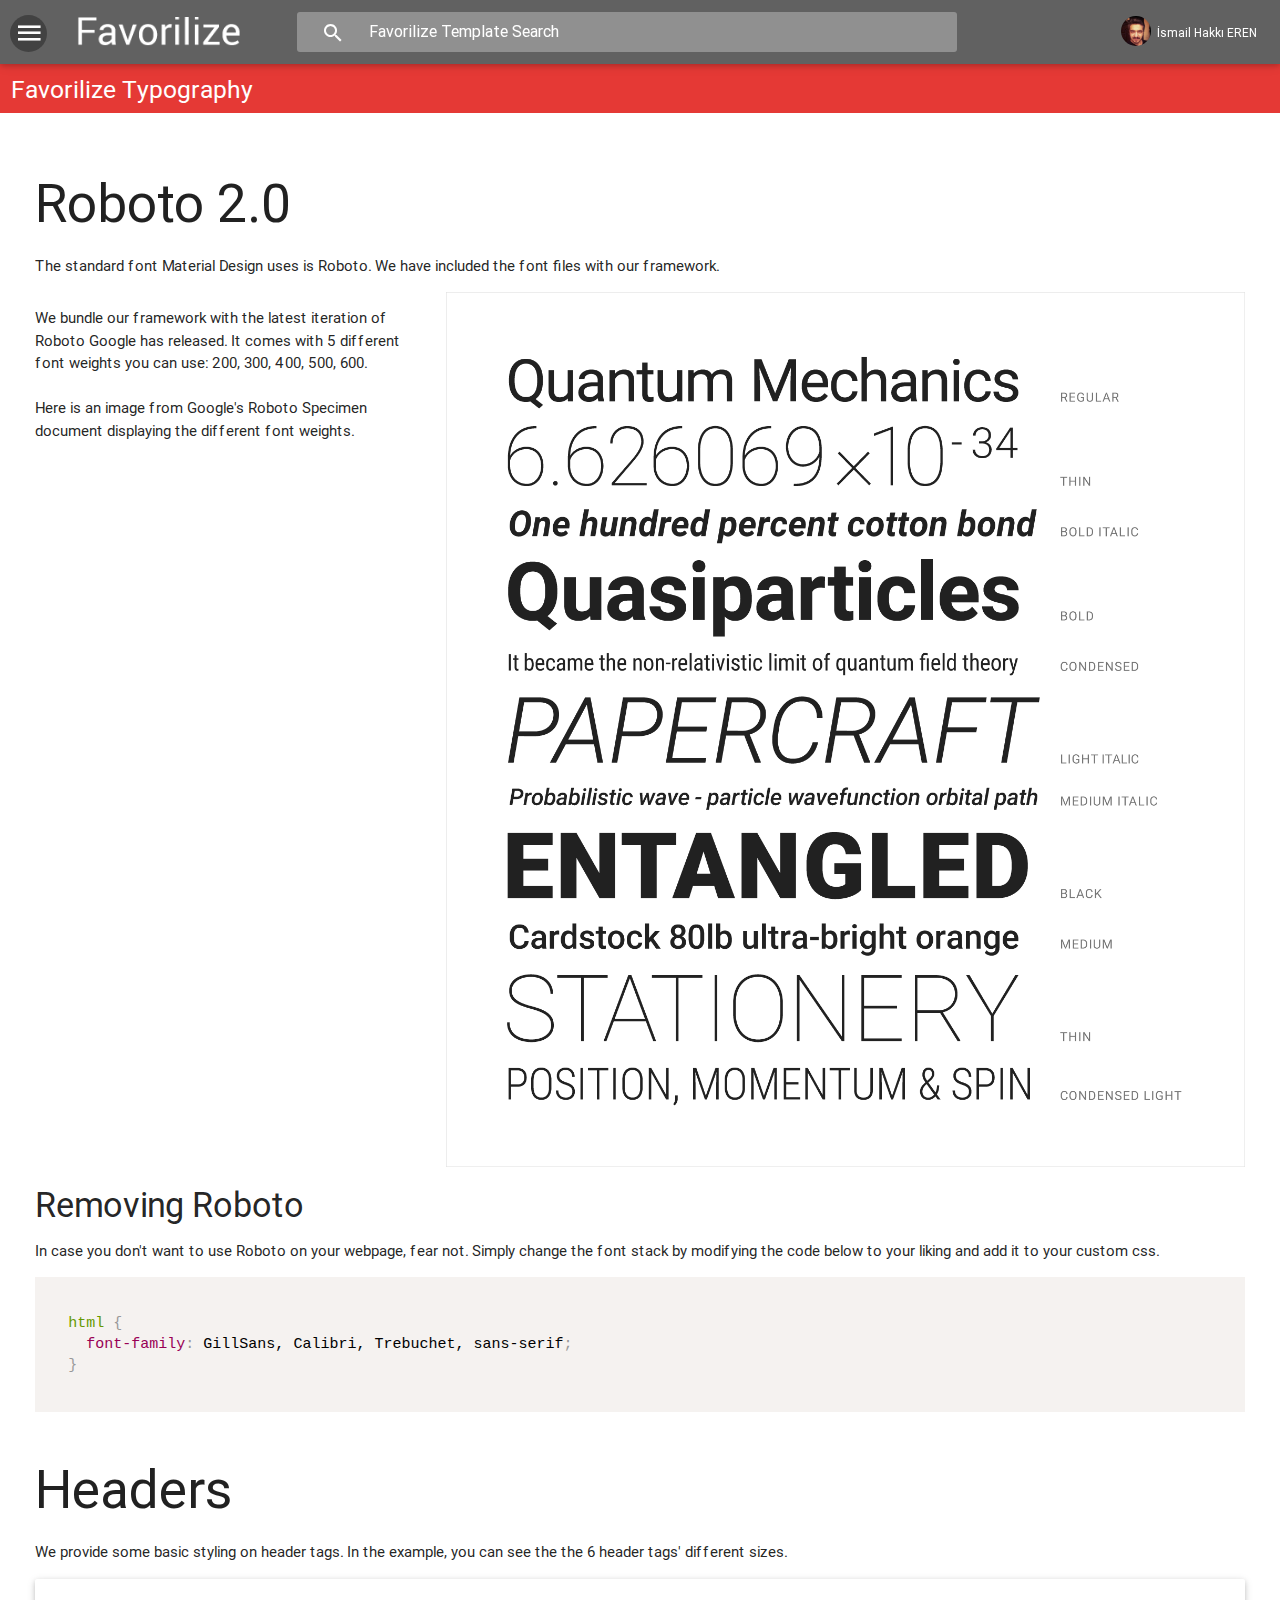
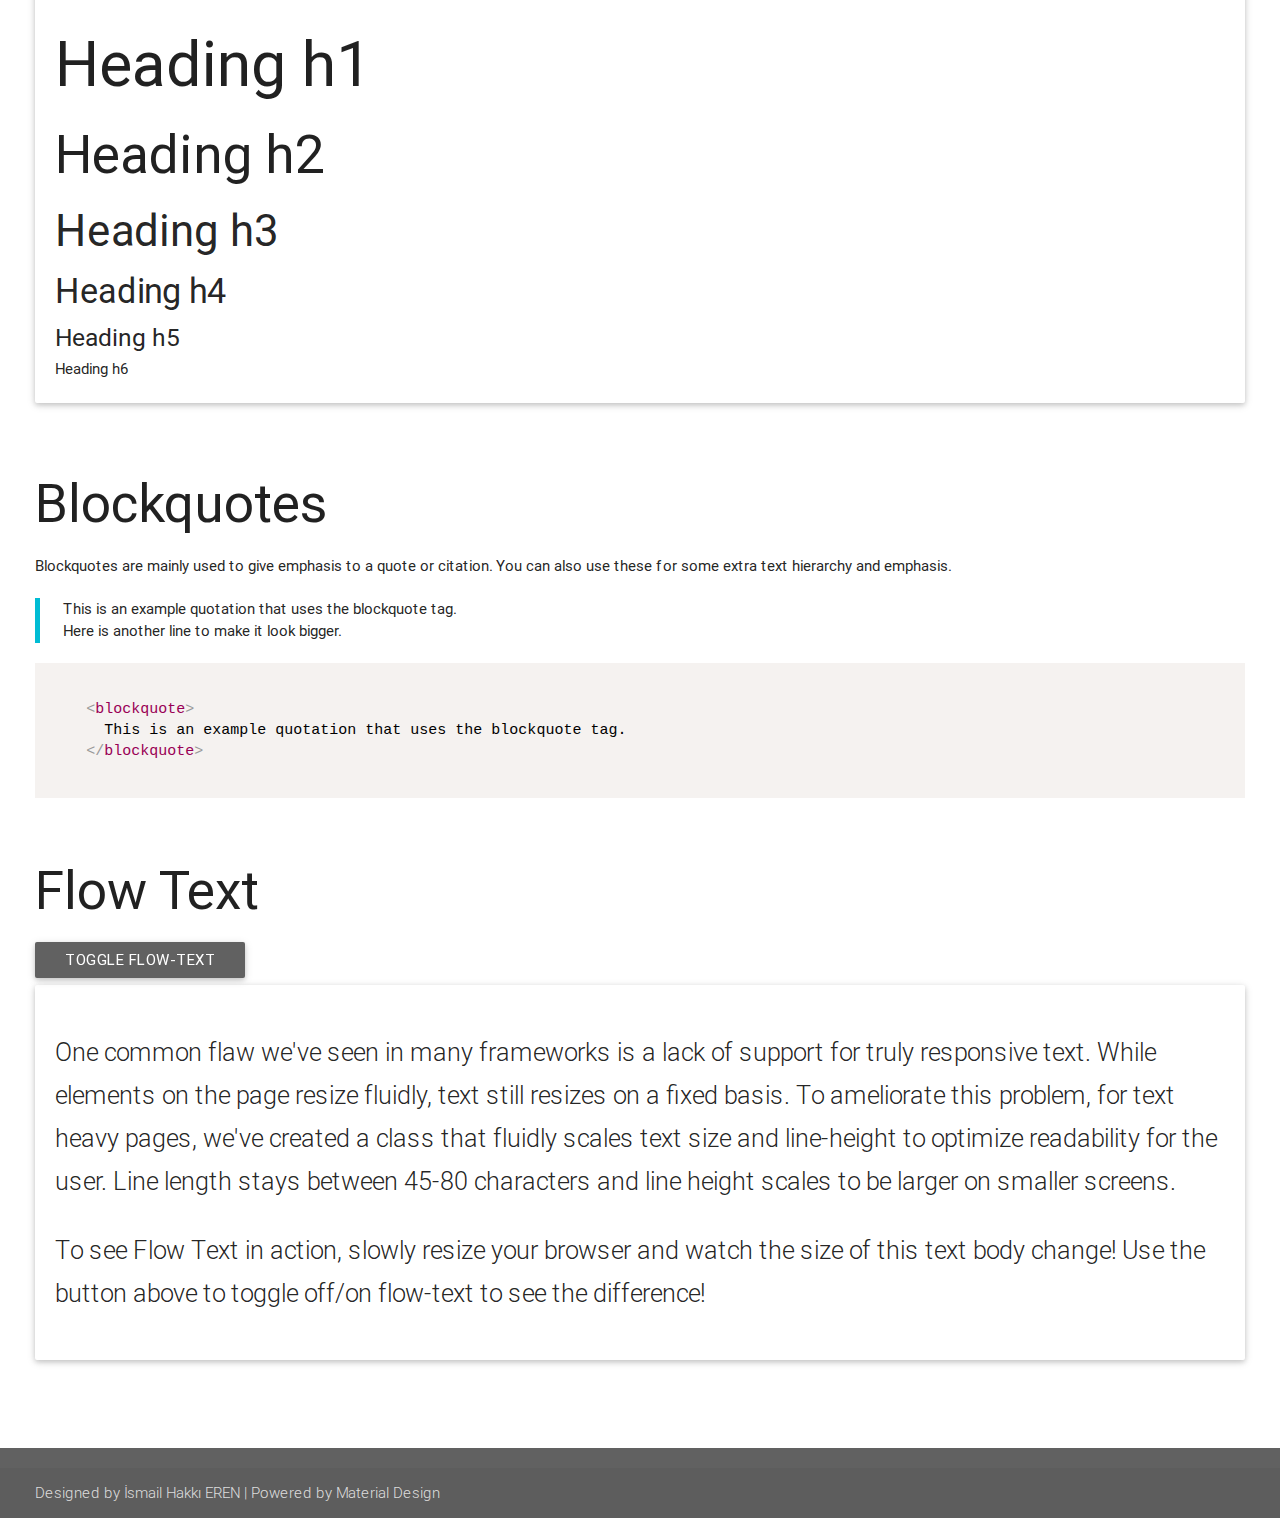
<file: typography.html>
<!DOCTYPE html>
<html lang="en">
<head>
    <meta http-equiv="Content-Type" content="text/html; charset=UTF-8">
    <meta name="viewport" content="width=device-width, initial-scale=1, maximum-scale=1.0, user-scalable=no">
    <meta http-equiv="X-UA-Compatible" content="IE=edge">
    <meta name="msapplication-tap-highlight" content="no">
    <meta name="description" content="Favorilize is free material design admin template that personal and commercial use. It is inspired by powerful-lightweight fully responsive retina display on compatible admin template based on Material Design">
    <meta name="keywords" content="Favorilize, admin template, dashboard template, flat admin template, responsive admin template,">
    <title>Favorilize- Favorilize Design Admin Template</title>
	<link href="css/prism.css" type="text/css" rel="stylesheet" media="screen,projection">
	<link href="css/materialize.css" type="text/css" rel="stylesheet" media="screen,projection">
    <link href="css/style.css" type="text/css" rel="stylesheet" media="screen,projection">  
</head>

<body>
    <header id="header" class="page-topbar">
        <div class="navbar-fixed">
            <nav class="grey darken-2">
                <div class="nav-wrapper">                    
                    <ul class="left">                                            
                     <li class="no-hover"><a href="#" data-activates="slide-out" class="menu-sidebar-collapse btn-floating btn-flat btn-medium waves-effect waves-light grey darken-3"><i class="mdi-navigation-menu" ></i></a></li>
                     <li>
						<h1 class="logo-wrapper"><a href="index.html" alt="Favorilize Design Admin Template" class="brand-logo darken-1"><img src="images/Favorilize-logo.png" alt="Favorilizelogo"></a> <span class="logo-text">Favorilize-logo</span></h1>
					</li>
                    </ul>
                    <div class="header-search-wrapper hide-on-med-and-down">
                        <i class="mdi-action-search"></i>
                        <input type="text" name="Search" class="header-search-input z-depth-2" placeholder="Favorilize Template Search"/>
                    </div>
					<ul class="right hide-on-med-and-down profil">
						<li>
							<a class="dropdown-button-profil" href="#!" data-activates="dropdown1">
								<img src="images/avatar.jpg" alt="" class="circle responsive-img valign profile-image" alt="İsmail Hakkı EREN">
								<span>İsmail Hakkı EREN</a>
							</a>
							<ul id="dropdown1" class="dropdown-content profil-detay">
								<li><a href="#!"><i class="mdi-action-account-circle"></i><span>My Profile</span></a></li>
								<li><a href="#!"><i class="mdi-action-list"></i><span>My Tasks</span></a></li>
								<li><a href="#!"><i class="mdi-action-highlight-remove"></i><span>Log Out</span></a></li>
							</ul>
						</li>
					</ul>
                </div>
            </nav>
        </div>
    </header>
    <div id="main">
        <div class="wrapper">
            <aside  class="left-sidebar">
                <ul id="slide-out" class="side-nav leftside-navigation">
                    <li class=" red darken-1">
                        <div class="row">
                           <span class="menu-title white-text">Favorilize Admin Template</span>
						   <div class="divider"></div>
                        </div>
                    </li>
                    <li class="no-padding">
                        <ul class="collapsible collapsible-accordion">
                            <li class="bold"><a class="collapsible-header waves-effect waves-light-blue"><i class="mdi-content-add-box"></i> CSS</a>
                                <div class="collapsible-body">
                                    <ul>
										<li><a href="color.html" title="Favorilize Color">Color</a></li>
                                        <li><a href="typography.html" title="Favorilize Typography">Typography</a></li>                                     
                                        <li><a href="icons.html" title="Favorilize Icons">Icons</a></li>
										<li><a href="shadow.html" title="Favorilize Shadow">Shadow</a></li>
                                        <li><a href="media.html" title="Favorilize Media">Media</a></li>
										<li><a href="helpers.html" title="Favorilize Helpers">Helpers</a></li>
                                    </ul>
                                </div>
                            </li>
                           <!-- <li class="bold"><a class="collapsible-header  waves-effect waves-light-blue"><i class="mdi-image-palette"></i> UI Elements</a>
                                <div class="collapsible-body">
                                    <ul>
                                        <li><a href="#">Buttons</a>
                                        </li>
                                        <li><a href="#">Badges</a>
                                        </li>
                                        <li><a href="#">Cards</a>
                                        </li>
                                        <li><a href="#">Collections</a>
                                        </li>
                                        <li><a href="#">Accordian</a>
                                        </li>
                                        <li><a href="#">Tabs</a>
                                        </li>
                                        <li><a href="#">Navbar</a>
                                        </li>
                                        <li><a href="#">Pagination</a>
                                        </li>
                                        <li><a href="#">Preloader</a>
                                        </li>
                                        <li><a href="#">Modals</a>
                                        </li>
                                        <li><a href="#">Media</a>
                                        </li>
                                        <li><a href="#">Toasts</a>
                                        </li>
                                        <li><a href="#">Tooltip</a>
                                        </li>
                                        <li><a href="#">Waves</a>
                                        </li>
                                    </ul>
                                </div>
                            </li>-->
                            <li class="bold"><a class="collapsible-header  waves-effect waves-light-blue" title="Favorilize Tables"><i class="mdi-action-credit-card"></i> Tables</a>
                                <div class="collapsible-body">
                                    <ul>
                                        <li><a href="table-basic.html" title="Favorilize Basic Table">Basic Table</a></li>
                                        <li><a href="table-dataTable.html" title="Favorilize Data Table">Data Table</a></li>
                                    </ul>
                                </div>
                            </li>
                           <!-- <li class="bold"><a class="collapsible-header  waves-effect waves-light-blue"><i class="mdi-editor-insert-comment"></i> Forms</a>
                                <div class="collapsible-body">
                                    <ul>
                                        <li><a href="#">Form Elements</a>
                                        </li>
                                        <li><a href="#">Form Layouts</a>
                                        </li>
                                    </ul>
                                </div>
                            </li>
                            <li class="bold"><a class="collapsible-header  waves-effect waves-light-blue"><i class="mdi-social-pages"></i> Pages</a>
                                <div class="collapsible-body">
                                    <ul>                                        
                                        <li><a href="#">Contact Page</a>
                                        </li>
                                        <li><a href="#">ToDos</a>
                                        </li>
                                        <li><a href="#">Blog Type 1</a>
                                        </li>
                                        <li><a href="#">Blog Type 2</a>
                                        </li>
                                        <li><a href="#">404</a>
                                        </li>
                                        <li><a href="#">500</a>
                                        </li>
                                        <li><a href="#">Blank</a>
                                        </li>
                                    </ul>
                                </div>
                            </li>  --> 
                        </ul>
                    </li>
                    <li>
						<a href="grid.html" title="Favorilize Grid System">
							<i class="mdi-image-grid-on"></i> Grid
						</a>
                    </li>
                   <!-- 
                    <li>
						<a href="#"><i class="mdi-communication-live-help"></i> Helpers</a>
                    </li>           
                    <li class="li-hover">
                        <div class="row">
                            <div class="col s12 m12 l12">
                                <div class="sample-chart-wrapper">                            
                                    <div class="ct-chart ct-golden-section" id="ct2-chart"></div>
                                </div>
                            </div>
                        </div>
                    </li>-->
                </ul>
            </aside>
            <section id="content">
				<div class="breadcrumbs red darken-1">
					<div class="row">
						<div class="col s12 m12 l12">
							<h5>Favorilize Typography</h5>
						</div>
					</div>
				</div>
				<div class="container">
					<div class="col s12 m9 l10">
						<div class="section">
							<div id="roboto" class="scrollspy">
								<h2 class="header">Roboto 2.0</h2>
								<p class="caption">The standard font Material Design uses is Roboto. We have included the font files with our framework.</p>
								<div class="row">
									<p class="col s12 m4">We bundle our framework with the latest iteration of Roboto Google has released. It comes with 5 different font weights you can use: 200, 300, 400, 500, 600.<br> <br> Here is an image from Google's Roboto Specimen document displaying the different font weights.</p>
									<img class="col s12 m8" src="images/style_typography_roboto1.png" alt="Favorilize Typography">
								</div>
								<h4>Removing Roboto</h4>
								<p>In case you don't want to use Roboto on your webpage, fear not. Simply change the font stack by modifying the code below to your liking and add it to your custom css.</p>
								<pre class=" language-css"><code class=" language-css">
  <span class="token selector">html </span><span class="token punctuation">{</span>
    <span class="token property">font-family</span><span class="token punctuation">:</span> GillSans, Calibri, Trebuchet, sans-serif<span class="token punctuation">;</span>
  <span class="token punctuation">}</span>
        </code></pre>
							</div>
							<div id="headers" class="section scrollspy">
								<h2 class="header">Headers</h2>
								<p>We provide some basic styling on header tags. In the example, you can see the the 6 header tags' different sizes.</p>
								<div class="card-panel">
									<h1>Heading h1</h1>
									<h2>Heading h2</h2>
									<h3>Heading h3</h3>
									<h4>Heading h4</h4>
									<h5>Heading h5</h5>
									<h6>Heading h6</h6>
								</div>
							</div>
							<div id="blockquote" class="section scrollspy">
								<h2 class="header">Blockquotes</h2>
								<p>Blockquotes are mainly used to give emphasis to a quote or citation. You can also use these for some extra text hierarchy and emphasis.</p>
								<blockquote>
									This is an example quotation that uses the blockquote tag.<br>Here is another line to make it look bigger.
								</blockquote>
								<pre class=" language-markup"><code class=" language-markup">
    <span class="token tag"><span class="token tag"><span class="token punctuation">&lt;</span>blockquote</span><span class="token punctuation">&gt;</span></span>
      This is an example quotation that uses the blockquote tag.
    <span class="token tag"><span class="token tag"><span class="token punctuation">&lt;/</span>blockquote</span><span class="token punctuation">&gt;</span></span>
          </code></pre>
							</div>
							<div id="flow" class="section scrollspy">
								<h2 class="header">Flow Text</h2>
								<a id="flow-toggle" class="btn waves-effect waves-light">Toggle flow-text</a>
								<div id="flow-text-demo" class="card-panel">
									<p class="flow-text">One common flaw we've seen in many frameworks is a lack of support for truly responsive text. While elements on the page resize fluidly, text still resizes on a fixed basis. To ameliorate this problem, for text heavy pages, we've created a class that fluidly scales text size and line-height to optimize readability for the user. Line length stays between 45-80 characters and line height scales to be larger on smaller screens.</p>
									<p class="flow-text">To see Flow Text in action, slowly resize your browser and watch the size of this text body change! Use the button above to toggle off/on flow-text to see the difference!</p>
								</div><br>
							</div>
						</div>
					</div>
				</div>
			</section>
			<footer class="page-footer grey darken-2 ">
				<div class="footer-copyright">
					<div class="container">Designed by İsmail Hakkı EREN | Powered by Material Design</div>
				</div>
			</footer>
		</div>
	</div>
    <script type="text/javascript" src="js/jquery-2.1.4.min.js"></script>    
    <script type="text/javascript" src="js/materialize.js"></script>
	<script type="text/javascript" src="js/dataTables.min.js"></script>
    <script type="text/javascript" src="js/init.js"></script>
</body>
</html>
</file>
<file: css/style.css>
/*GENERAL*/
@media only screen and (min-width: 993px){
	.container {width: 98%;    max-width: 98%;}
}
/*GENERAL END*/

/*HEADER*/
header h1.logo-wrapper{margin: 0px 0px;}
header h1 span.logo-text{display: none;}
header .brand-logo {margin: 1px 0px;padding: 0 20px;}
header .brand-logo img{width: 172px;}
header .menu-sidebar-collapse{margin: 0 10px;}
header .menu-sidebar-collapse i{line-height: 36px !important;}
header .header-search-wrapper {width: 100%;margin: 10px auto 0px 240px;width: calc(100% - 700px);height: 40px;display: inline-block;position: relative;}
header .header-search-wrapper i {position: absolute;top: 0;font-size: 24px;top: 6px;left: 24px;line-height:32px !important;-webkit-transition: color 200ms ease;transition: color 200ms ease;}
header input.header-search-input {display: block;padding: 8px 8px 8px 72px;width: 100%;background: rgba(255,255,255,0.3);height: 24px;-webkit-transition: all 200ms ease;transition: all 200ms ease;border: none;font-size: 16px;appearance: textfield;font-weight: 400;outline: none;border-radius: 3px;}
header .header-search-input::-webkit-input-placeholder{color:#fff;font-size:16px;font-weight:400}
header .header-search-input::-moz-placeholder{color:#fff;font-size:16px;font-weight:400}
header .header-search-input:-ms-input-placeholder{color:#fff;font-size:16px;font-weight:400}
header .header-search-input::placeholder{color:#fff;font-size:16px;font-weight:400}
header input.header-search-input:hover {background: rgba(255,255,255,0.5);}
header input.header-search-input:focus {color:#333;background: #fff;}
header input.header-search-input:focus {border-bottom: none !important;box-shadow: none !important;}
header .header-search-wrapper-focus  i {color:#444;}
header .header-search-input:focus::-webkit-input-placeholder{color:#333;font-size:16px;font-weight:400}
header .header-search-input:focus::-moz-placeholder{color:#333;font-size:16px;font-weight:400}
header .header-search-input:focus:-ms-input-placeholder{color:#333;font-size:16px;font-weight:400}
header .header-search-input:focus::placeholder{color:#333;font-size:16px;font-weight:400}
header li.search-out:hover{background: transparent;}
header .search-out{display: none;}
header .search-out-text{border-bottom: 1px solid #fff !important;}
header .search-out input[type=text]:focus:not([readonly]){border-bottom: 1px solid #fff !important;box-shadow:none;}
header nav ul li.no-hover:hover{background: none;}
.menu-title{padding-left: 15px;font-weight: bold;font-size: 16px;}

.profil{width: 180px;height:64px;overflow:hidden;}
.profil li{width:100%;}
.profil li a span{width: 180px;height:64px;overflow:hidden;white-space: nowrap;text-overflow: ellipsis;font-size:12px;}
.profile-image{width:30px;float: left;margin-top: 16px;margin-left: 6px;margin-right: 6px;}
.profil-detay i {width:40px;float:left;}
@media only screen and (max-width: 992px) {
  nav .nav-wrapper {text-align: center;}
  nav .nav-wrapper a.page-title {font-size: 36px;}
}
/*HEADER END*/


/*LEFT SIDEBAR*/
.wrapper{}
.wrapper .left-sidebar {position: fixed;width: 100px;left: 180px;z-index: 999;height: auto;}
.wrapper .left-sidebar .side-nav.leftside-navigation {top: 64px;}
.wrapper .left-sidebar .side-nav a {line-height: 42px;height: 42px;}
.wrapper .left-sidebar .side-nav li a i {line-height: inherit;width: 2rem;font-size: 1.6rem;display: block;float: left;text-align: center;margin-right: 1rem;}
.wrapper .left-sidebar .side-nav ul.side-nav li {padding: 0px !important;}
.wrapper .left-sidebar .side-nav li {padding: 0;}
.wrapper .left-sidebar .side-nav .collapsible-header {margin: 0;}
.wrapper .left-sidebar .side-nav.leftside-navigation {overflow: hidden;}
.wrapper .left-sidebar .side-nav.leftside-navigation li {line-height: 44px;}
.wrapper .left-sidebar .side-nav.leftside-navigation li:hover,
.wrapper .left-sidebar .side-nav.leftside-navigation li.active{background-color: rgba(0, 0, 0, 0.05);}
.wrapper .left-sidebar .side-nav.leftside-navigation li a {font-size: 14px;font-weight: 400;}
.wrapper .left-sidebar .side-nav.leftside-navigation .collapsible-body li.active,
.wrapper .left-sidebar .side-nav.fixed.leftside-navigation .collapsible-body li.active{background-color: #FAFAFA;}
.wrapper .left-sidebar .side-nav.leftside-navigation .collapsible-body li.active a,
.wrapper .left-sidebar .side-nav.fixed.leftside-navigation .collapsible-body li.active a{color: #444;}
.wrapper .left-sidebar .side-nav .collapsible-body li a{margin: 0 1rem 0 3rem;}
.wrapper .left-sidebar .side-nav.leftside-navigation ul.collapsible-accordion {background-color: #FFF;}
.wrapper .left-sidebar .side-nav.leftside-navigation li.user-details {background: url(../images/user-bg.jpg) no-repeat center center;-webkit-background-size: cover;-moz-background-size: cover;-o-background-size: cover;background-size: cover;margin-bottom: 15px;padding: 15px 0px 0px 15px;}
.wrapper .left-sidebar .user-details .row {margin: 0;}
.wrapper .left-sidebar .side-nav.leftside-navigation .profile-btn {margin: 0;text-transform: capitalize;padding: 0;text-shadow: 1px 1px 1px #444;font-size: 15px;}
.wrapper .left-sidebar .user-roal {color: #fff;margin-top: -16px;font-size: 13px;text-shadow: 1px 1px 1px #444;}
.wrapper .left-sidebar .bold > a {font-weight: bold;}

@media only screen and (max-width: 992px) {
  .wrapper .left-sidebar .side-nav.leftside-navigation {top: 56px;}
}
/*LEFT SIDEBAR END*/

/*BREADCRUMBS*/
.breadcrumbs h5{color:#fff;}
/*BREADCRUMBS END*/

/*GRID SYSTEM*/
.col.grid-example {border: 1px solid #eee;margin: 7px 0;text-align: center;line-height: 50px;font-size: 28px;background-color: tomato;color: white;padding: 0;}
/*GRID SYSTEM END*/

/*ICON*/
.favorilize-icon span{vertical-align: super;margin-left:10px;}
/*ICON END*/

/*SHADOW*/
.shadow-demo {background-color: #29b6f6 ;width: 100px;height: 100px;margin: 20px auto;}
/*SHADOW END*/

/*COLOR*/
.margin10{margin-bottom:50px;}
/*COLOR END*/

/*HELPERS*/
.valign-demo {
    height: 400px;
    background-color: #ddd;
}
.valign-wrapper {
    display: -webkit-flex;
    display: -ms-flexbox;
    display: flex;
    -webkit-align-items: center;
    -ms-flex-align: center;
    align-items: center;
}
.talign-demo {
    height: 100px;
    background-color: #ddd;
}
.hoverable:hover {
    transition: box-shadow .25s;
    box-shadow: 0 8px 17px 0 rgba(0,0,0,0.2),0 6px 20px 0 rgba(0,0,0,0.19);
}
/*HELPERS END*/

/* Material Color */
input[type=text]:focus:not([readonly]), input[type=password]:focus:not([readonly]), input[type=email]:focus:not([readonly]), input[type=url]:focus:not([readonly]), input[type=time]:focus:not([readonly]), input[type=date]:focus:not([readonly]), input[type=datetime-local]:focus:not([readonly]), input[type=tel]:focus:not([readonly]), input[type=number]:focus:not([readonly]), input[type=search]:focus:not([readonly]), textarea.materialize-textarea:focus:not([readonly]) {border-bottom: 1px solid #616161;box-shadow: 0 1px 0 0 #616161;}
.dropdown-content li > a, .dropdown-content li > span {color: #616161;}
.btn, .btn-large {background-color: #616161;}
.btn:hover, .btn-large:hover {background-color: #2b2b2b;}
.dynamic-color .red, .dynamic-color .pink, .dynamic-color .purple, .dynamic-color .deep-purple, .dynamic-color .indigo, .dynamic-color .blue, .dynamic-color .light-blue, .dynamic-color .cyan, .dynamic-color .teal, .dynamic-color .green, .dynamic-color .light-green, .dynamic-color .lime, .dynamic-color .yellow, .dynamic-color .amber, .dynamic-color .orange, .dynamic-color .deep-orange, .dynamic-color .brown, .dynamic-color .grey, .dynamic-color .blue-grey, .dynamic-color .black, .dynamic-color .white, .dynamic-color .transparent {height: 55px;width: 100%;padding: 0 15px;line-height: 55px;font-weight: 500;font-size: 12px;display: block;box-sizing: border-box;}
/* Material Color END */
</file>
<file: css/prism.css>
/* http://prismjs.com/download.html?themes=prism&languages=markup+css+clike+javascript+scss+bash */
/**
 * prism.js default theme for JavaScript, CSS and HTML
 * Based on dabblet (http://dabblet.com)
 * @author Lea Verou
 */

code[class*="language-"],
pre[class*="language-"] {
	color: black;
/*	text-shadow: 0 1px white;*/
	font-family: 'Inconsolata', Monaco, Consolas, 'Andale Mono', monospace;
	direction: ltr;
	text-align: left;
	white-space: pre;
	word-spacing: normal;
	word-break: normal;
	line-height: 1.4;

	-moz-tab-size: 4;
	-o-tab-size: 4;
	tab-size: 4;

	-webkit-hyphens: none;
	-moz-hyphens: none;
	-ms-hyphens: none;
	hyphens: none;
}

pre[class*="language-"]::-moz-selection, pre[class*="language-"] ::-moz-selection,
code[class*="language-"]::-moz-selection, code[class*="language-"] ::-moz-selection {
	text-shadow: none;
	background: #b3d4fc;
}

pre[class*="language-"]::selection, pre[class*="language-"] ::selection,
code[class*="language-"]::selection, code[class*="language-"] ::selection {
	text-shadow: none;
	background: #b3d4fc;
}

@media print {
	code[class*="language-"],
	pre[class*="language-"] {
		text-shadow: none;
	}
}

/* Code blocks */
pre[class*="language-"] {
	padding: 1em;
	margin: .5em 0;
	overflow: auto;
}

:not(pre) > code[class*="language-"],
pre[class*="language-"] {
	background: #f5f2f0;
}

/* Inline code */
:not(pre) > code[class*="language-"] {
	padding: .1em;
	border-radius: .3em;
}

.token.comment,
.token.prolog,
.token.doctype,
.token.cdata {
	color: slategray;
}

.token.punctuation {
	color: #999;
}

.namespace {
	opacity: .7;
}

.token.property,
.token.tag,
.token.boolean,
.token.number,
.token.constant,
.token.symbol,
.token.deleted {
	color: #905;
}

.token.selector,
.token.attr-name,
.token.string,
.token.char,
.token.builtin,
.token.inserted {
	color: #690;
}

.token.operator,
.token.entity,
.token.url,
.language-css .token.string,
.style .token.string {
	color: #a67f59;
	background: hsla(0, 0%, 100%, .5);
}

.token.atrule,
.token.attr-value,
.token.keyword {
	color: #07a;
}

.token.function {
	color: #DD4A68;
}

.token.regex,
.token.important,
.token.variable {
	color: #e90;
}

.token.important {
	font-weight: bold;
}

.token.entity {
	cursor: help;
}
</file>
